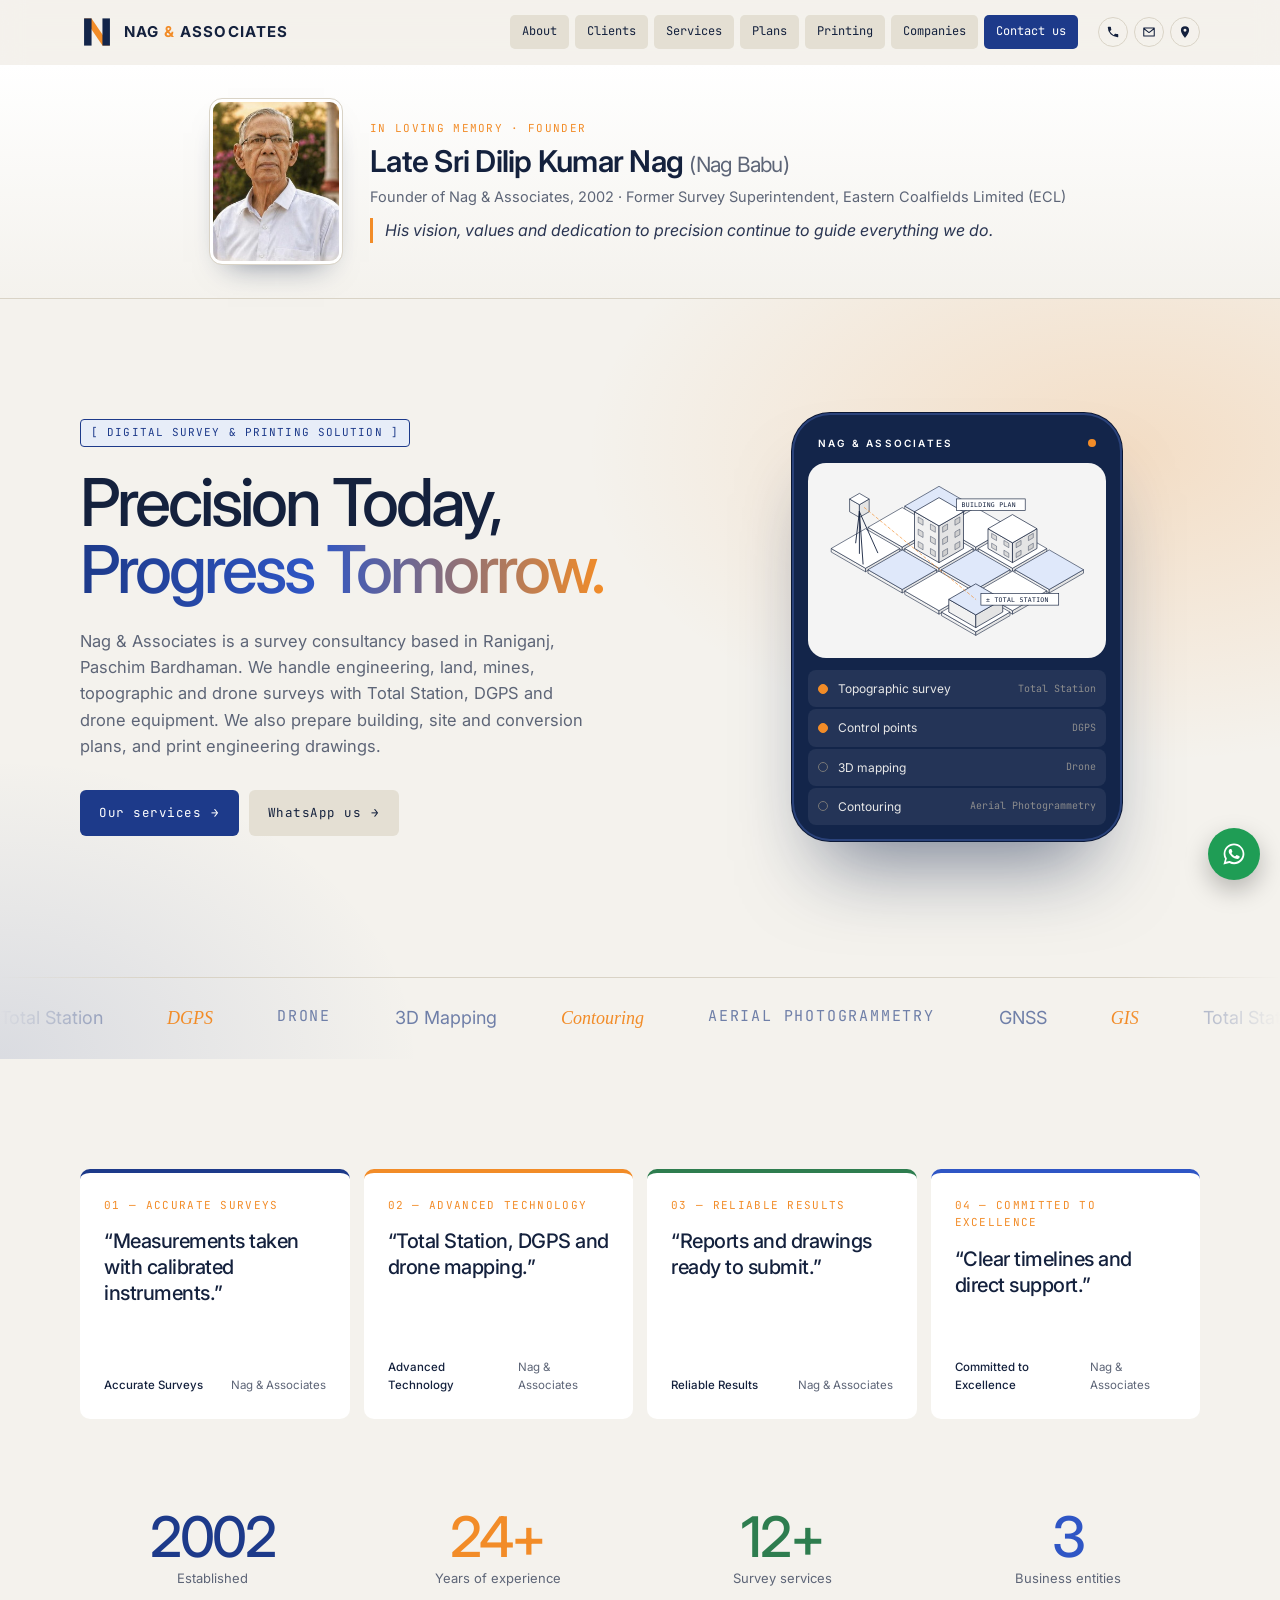
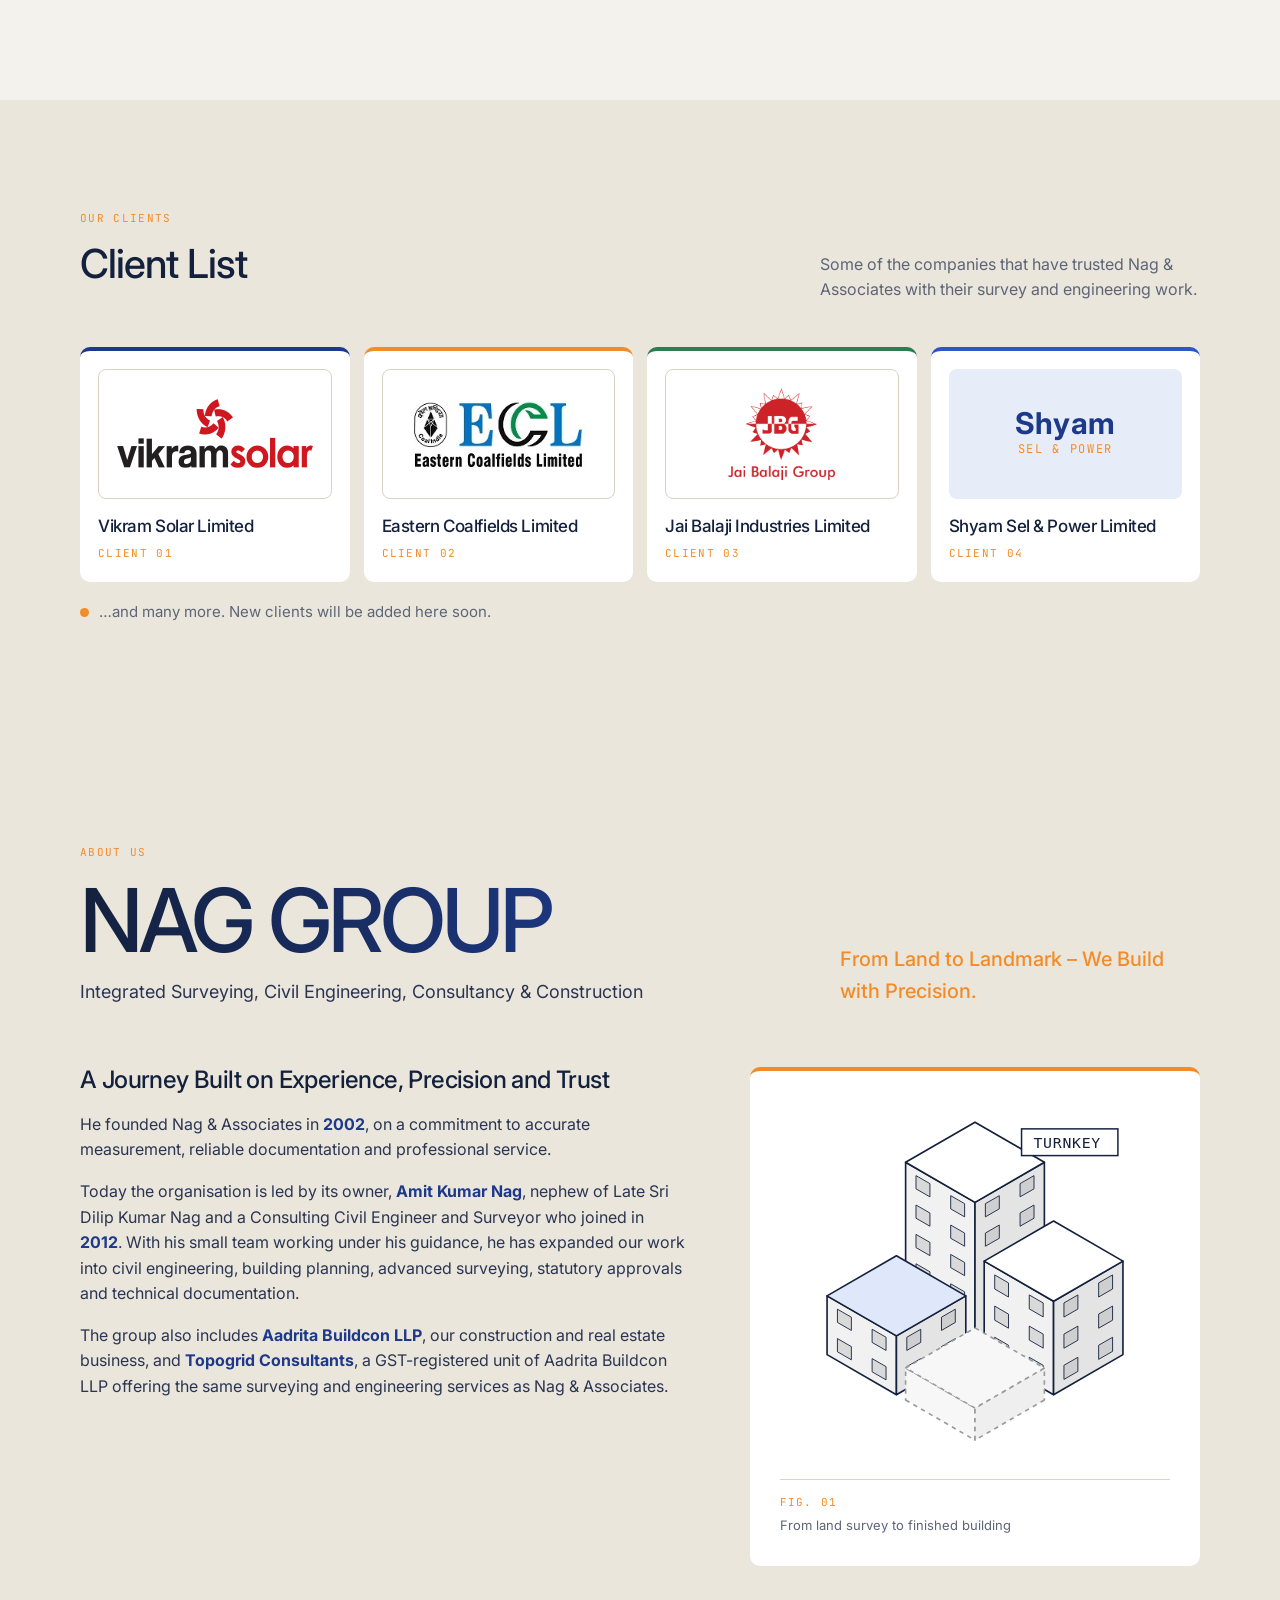
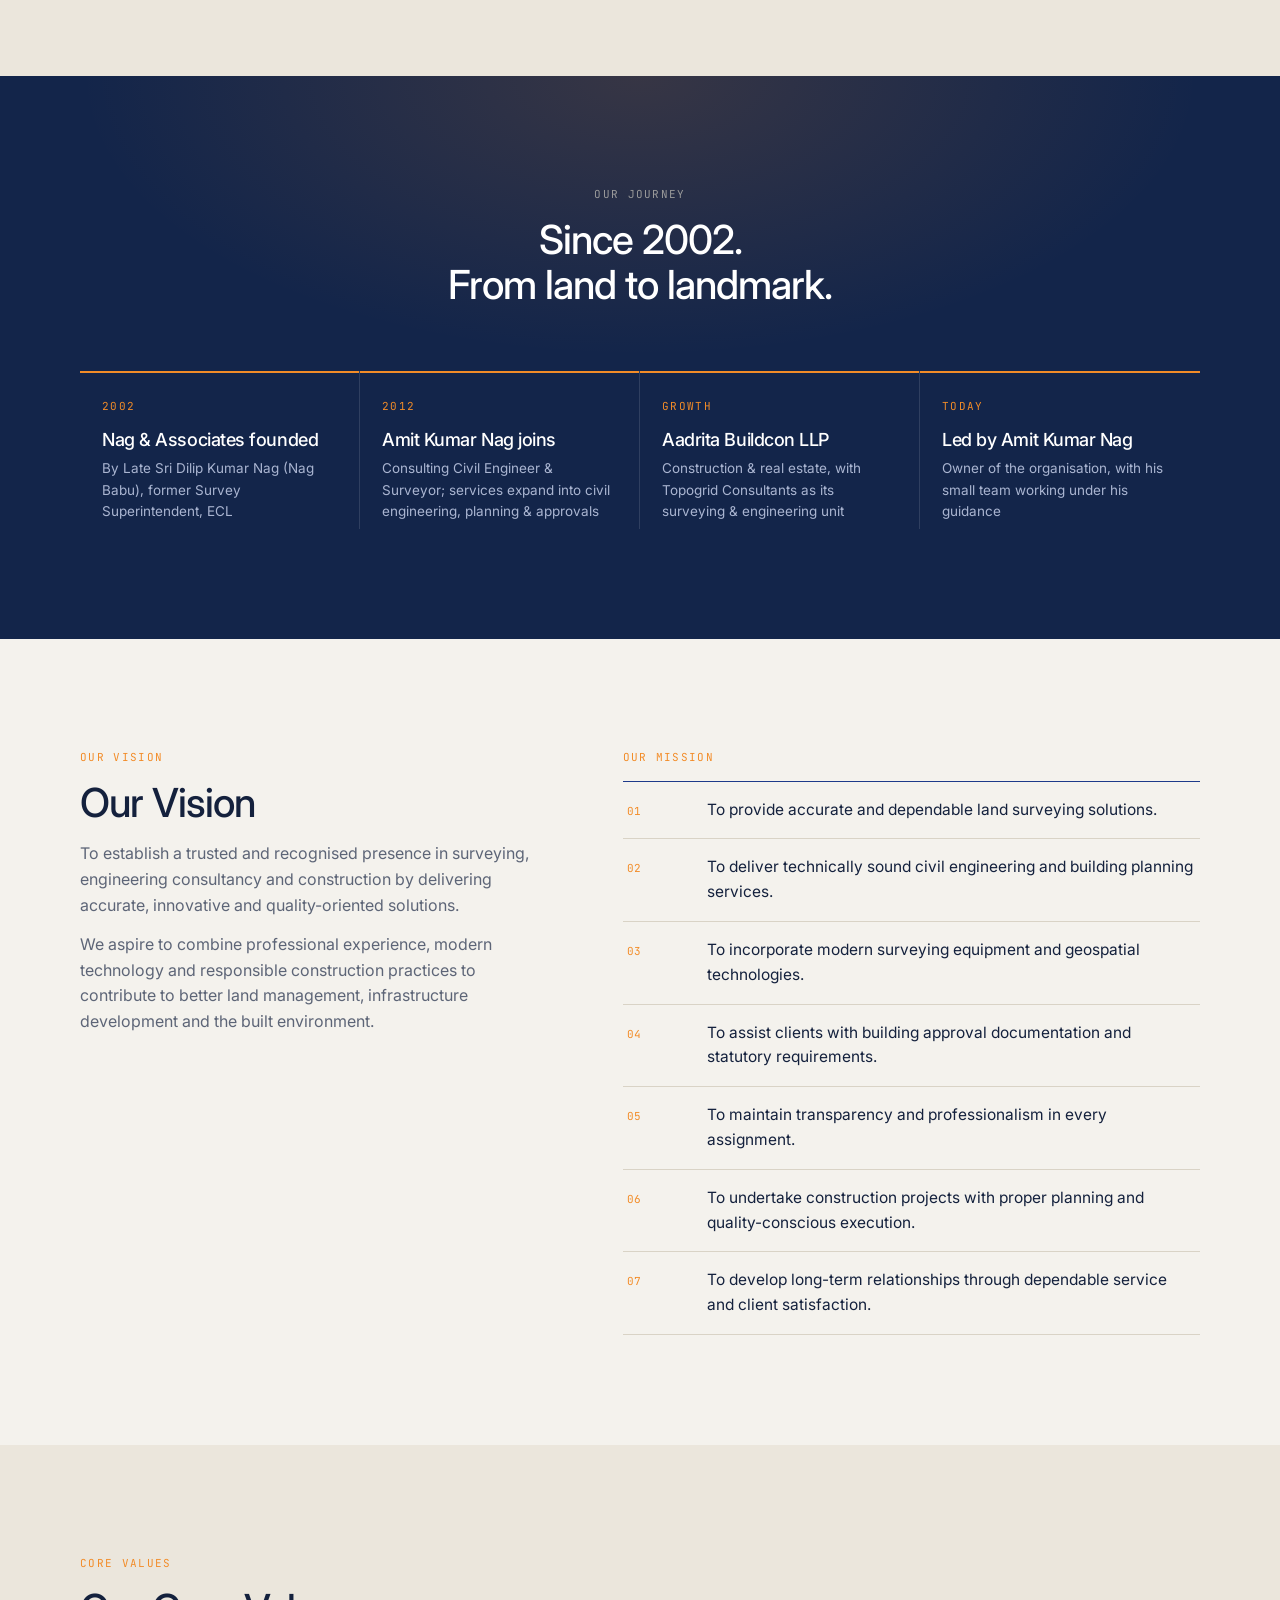
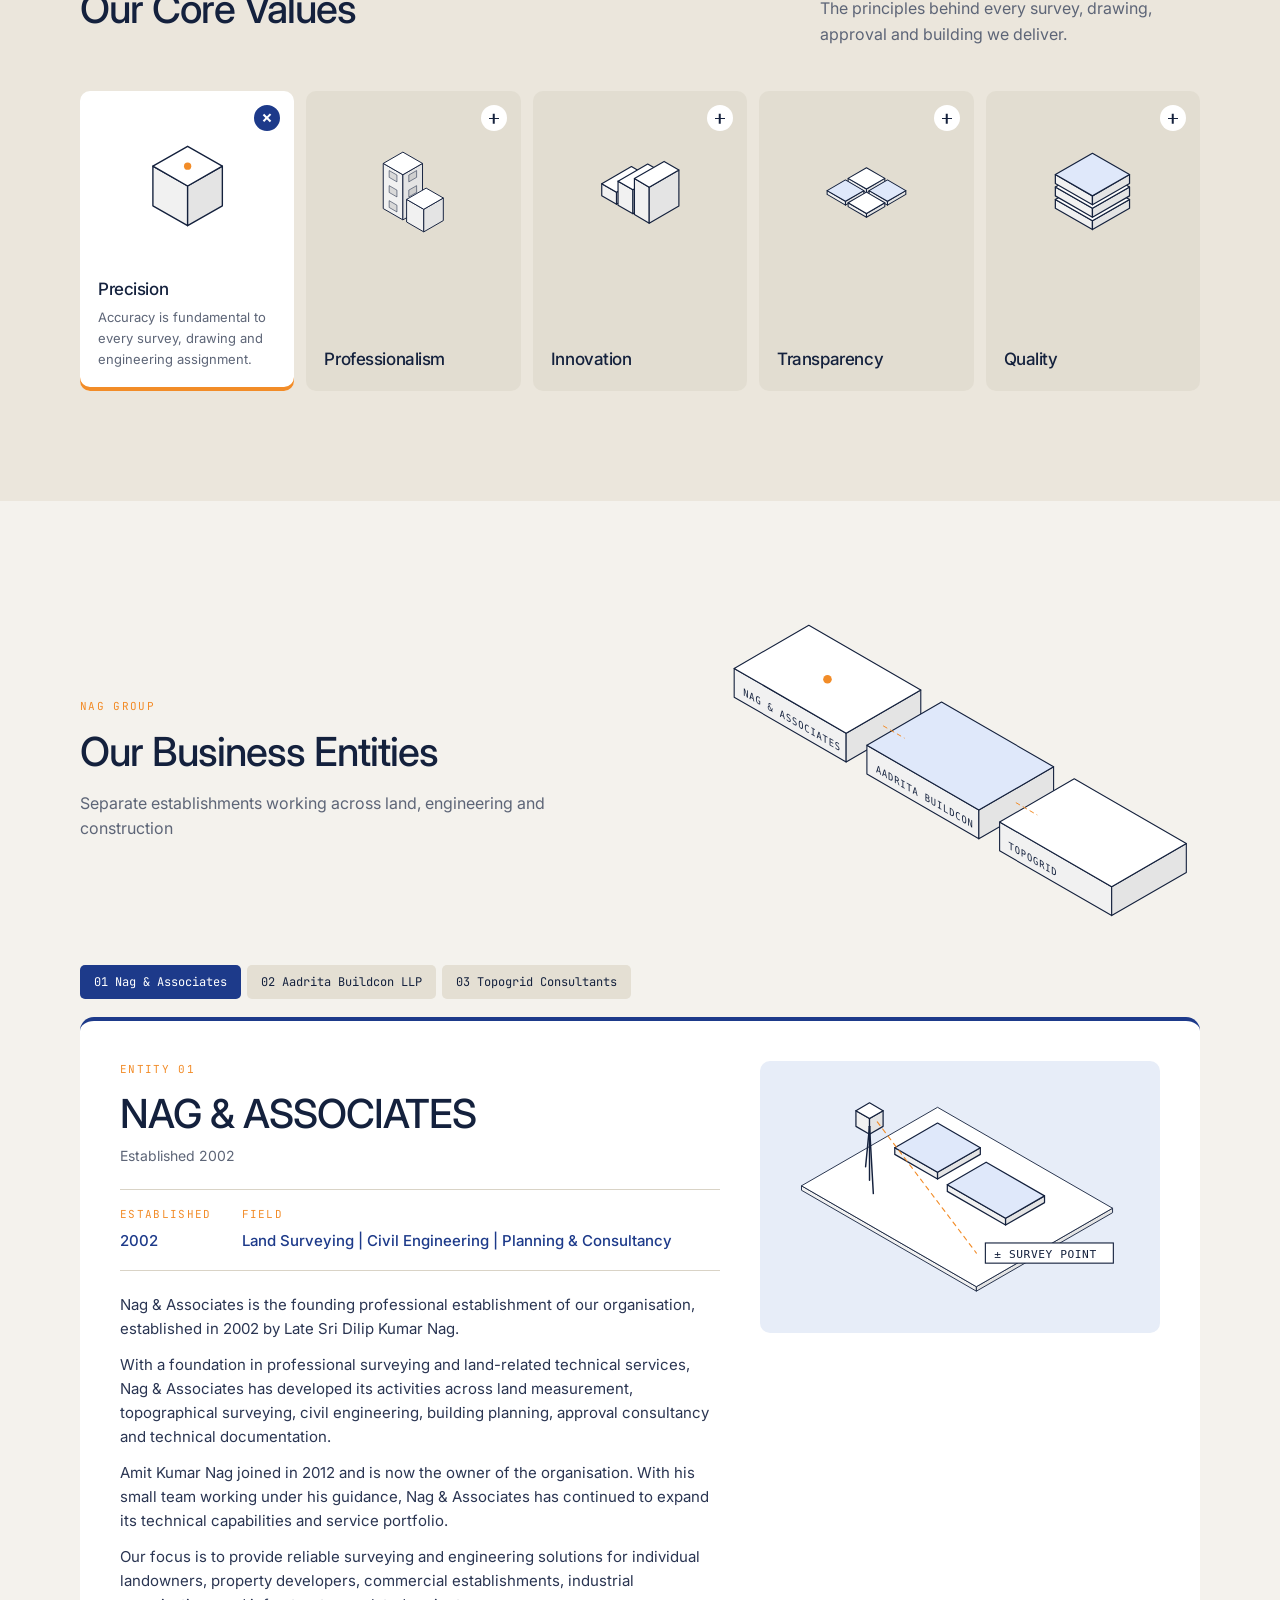
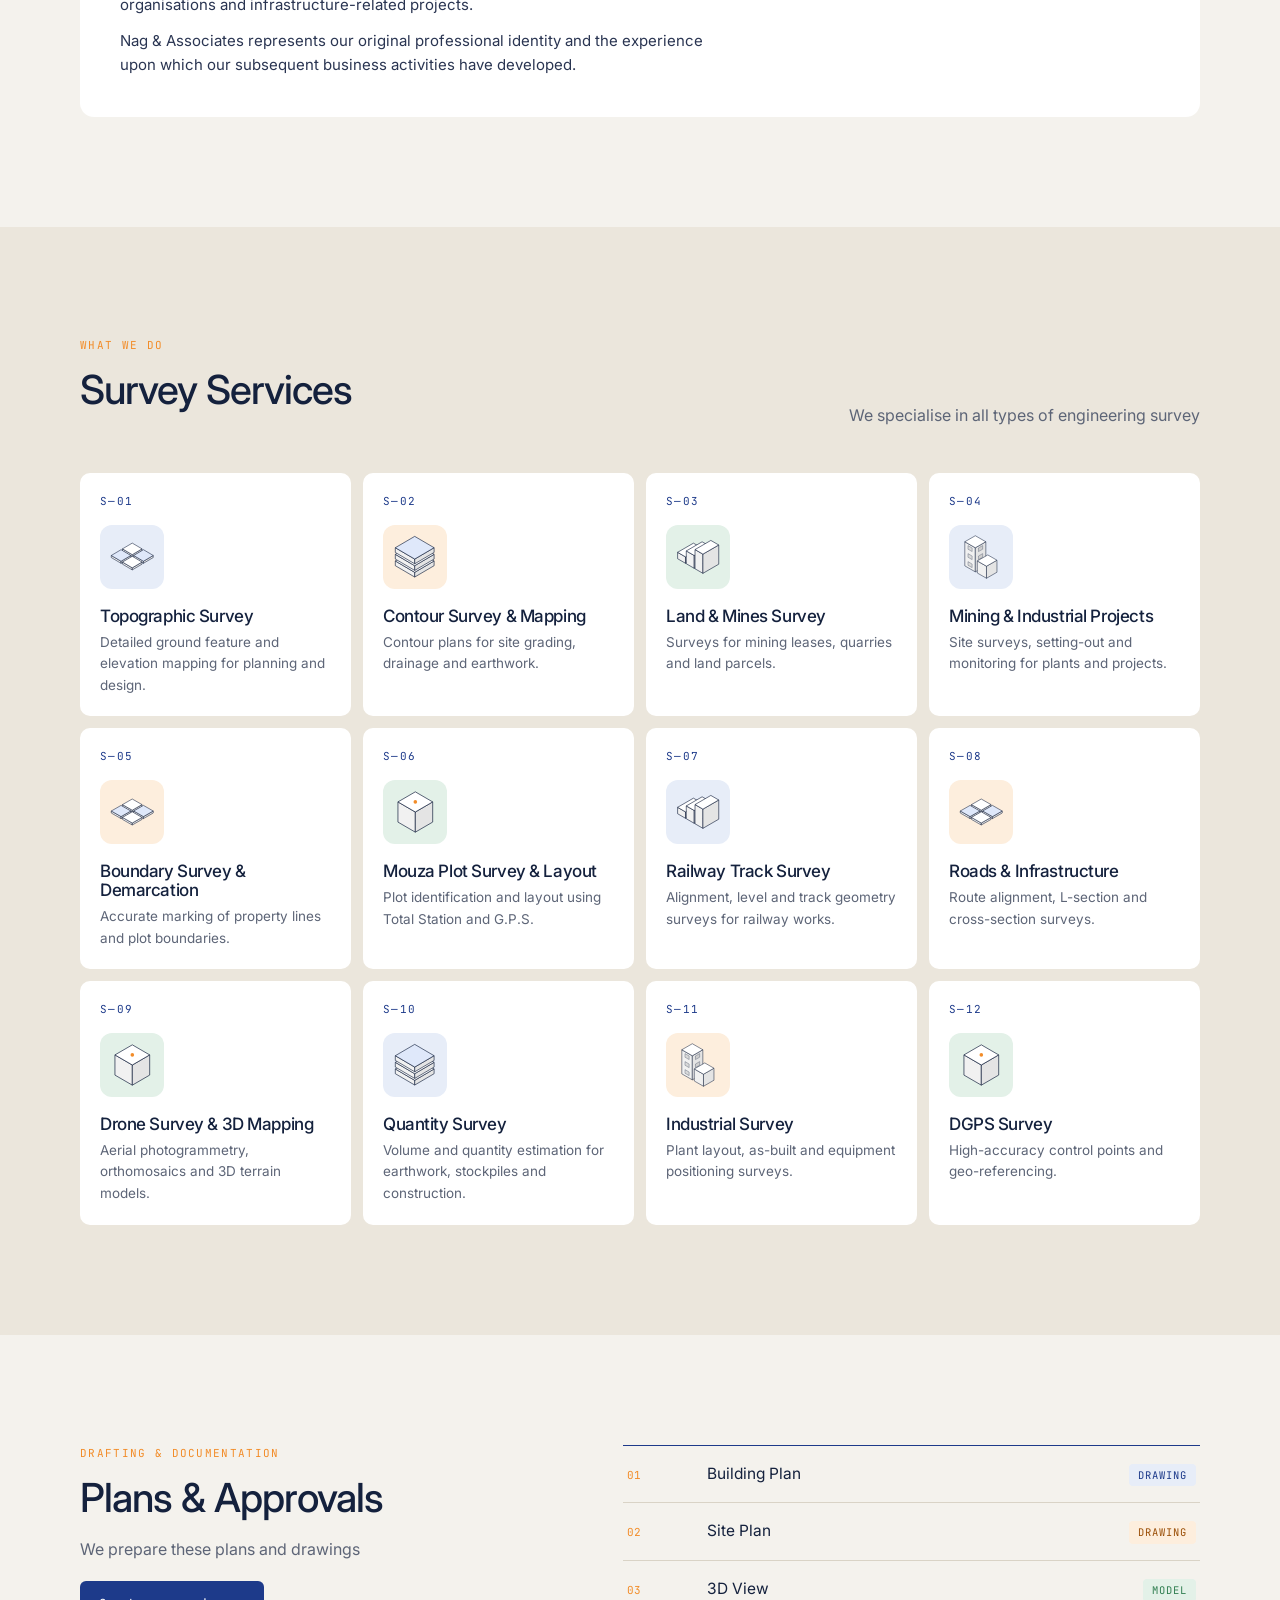
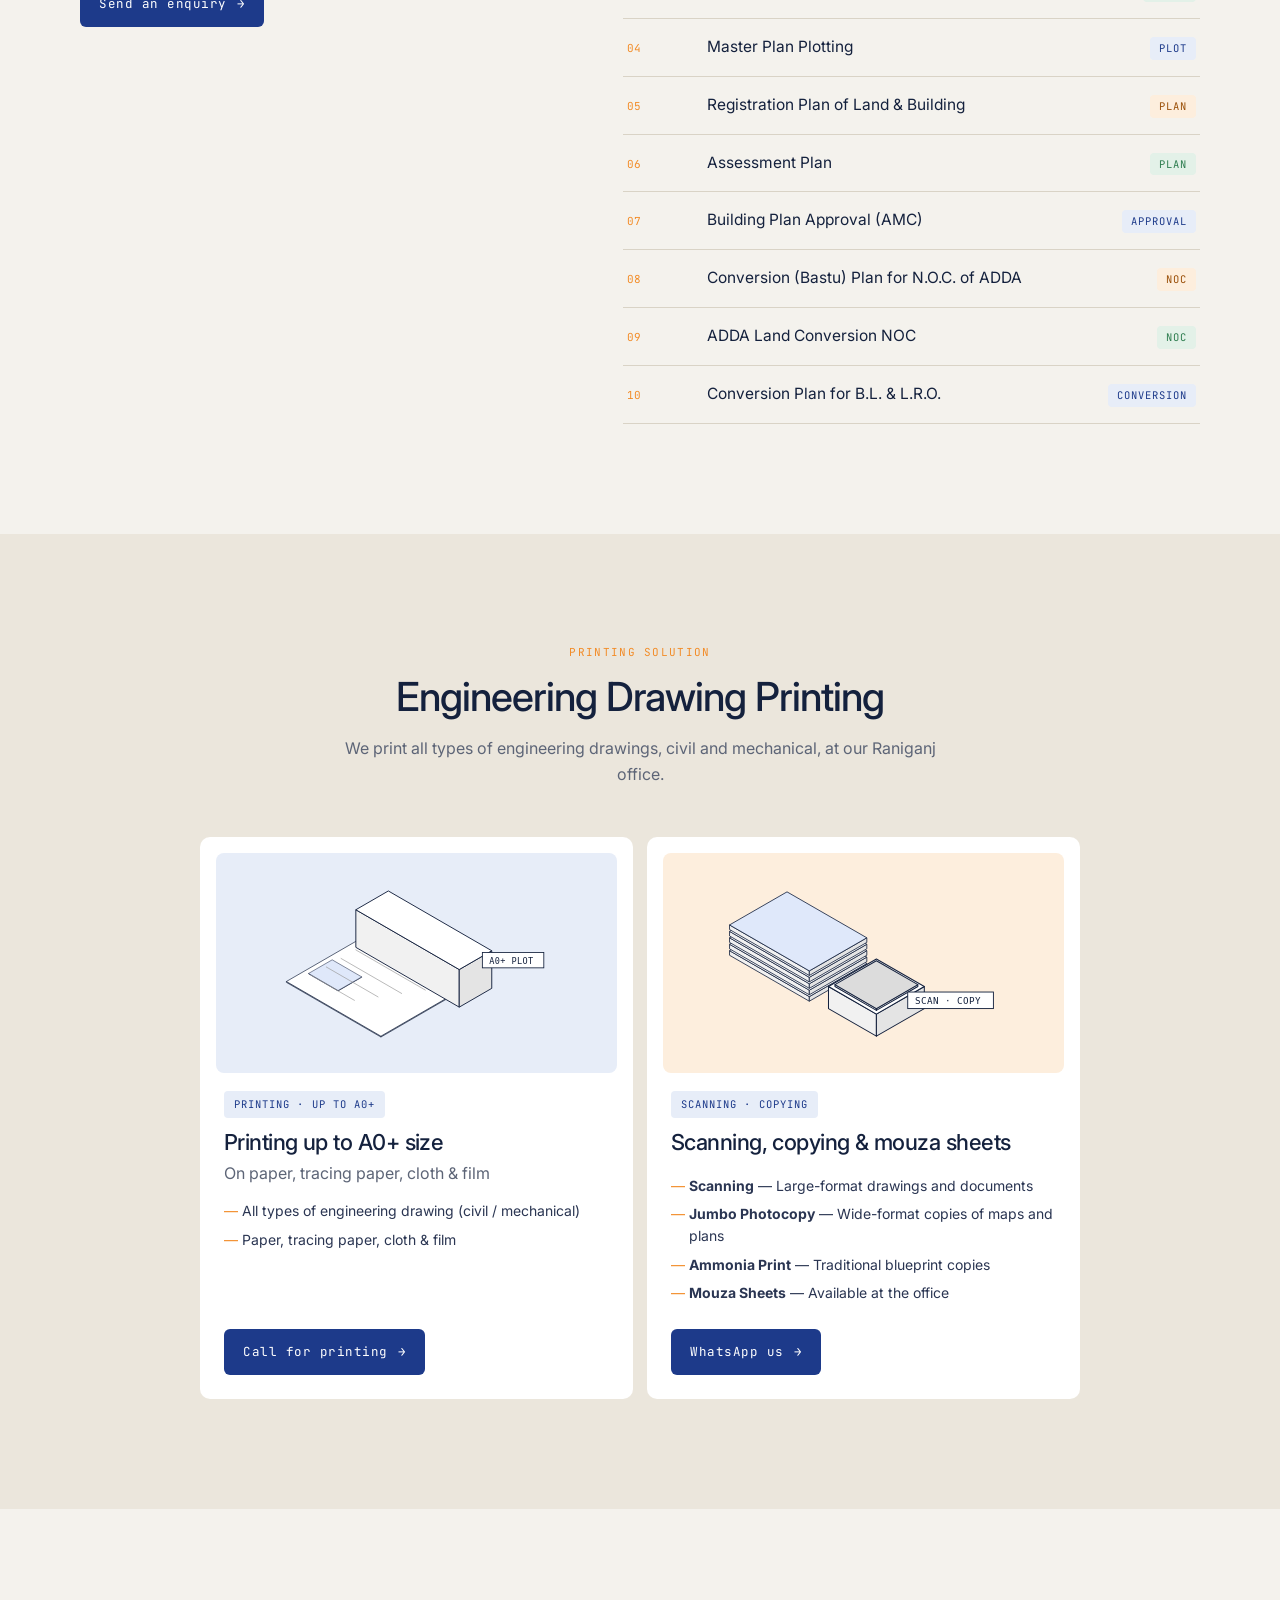
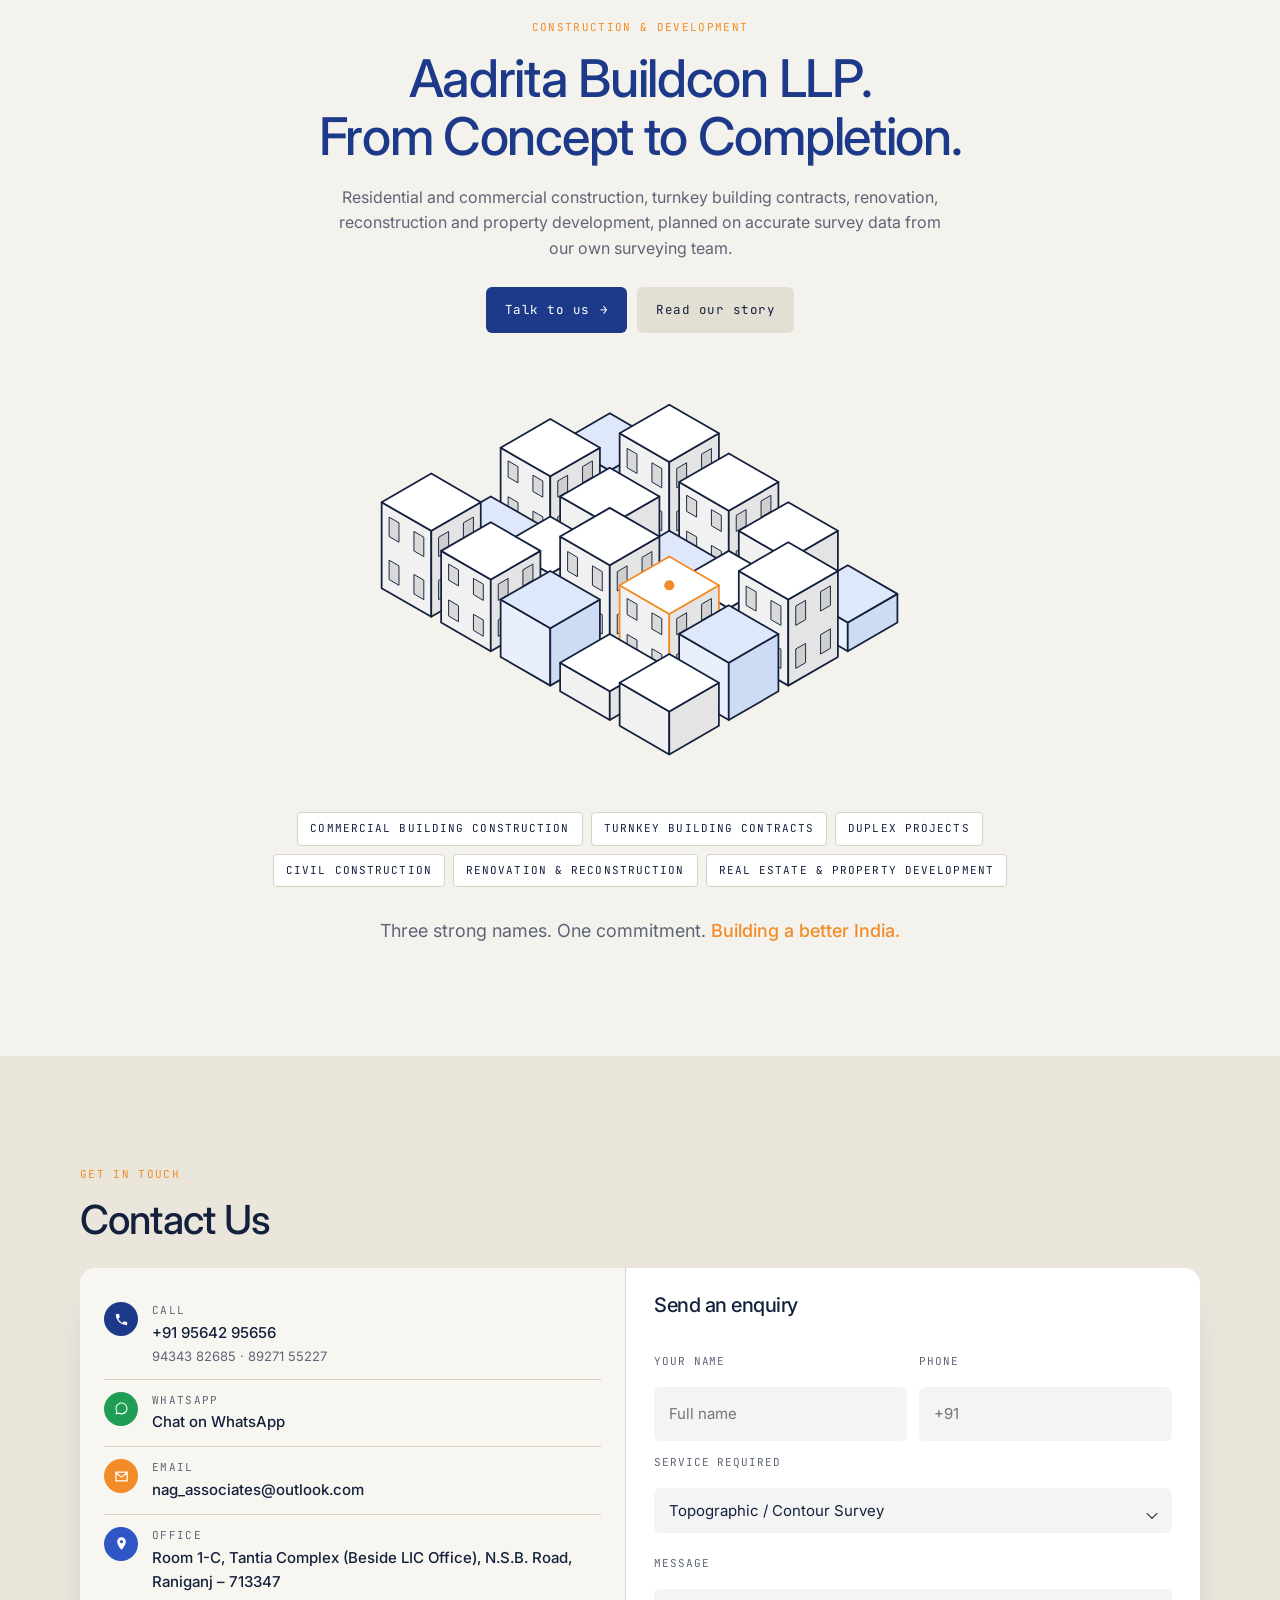
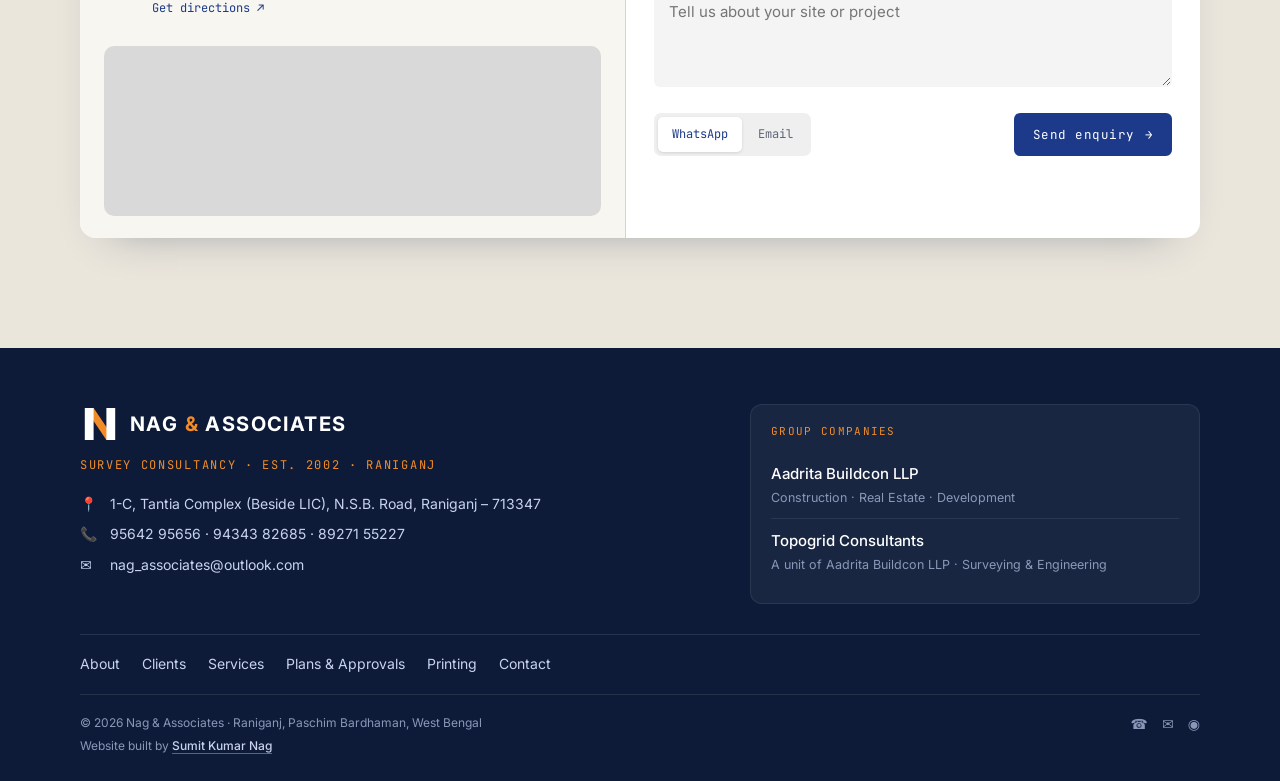
<file: index.html>
<!DOCTYPE html>
<html lang="en">
<head>
  <meta charset="UTF-8" />
  <meta name="viewport" content="width=device-width, initial-scale=1.0, viewport-fit=cover" />
  <meta name="theme-color" content="#f4f2ed" />
  <meta name="format-detection" content="telephone=no" />
  <link rel="apple-touch-icon" href="assets/img/apple-touch-icon.png" />
  <link rel="manifest" href="site.webmanifest" />
  <title>Nag &amp; Associates | Survey Consultancy, Raniganj</title>
  <meta name="description" content="Nag & Associates – Survey consultancy and digital printing solution in Raniganj, Paschim Bardhaman. Topographic, contour, land & mines, DGPS, total station and drone surveys. Sister concern: Aadrita Buildcon LLP – commercial building construction." />
  <meta name="keywords" content="survey consultancy Raniganj, land survey, mines survey, topographic survey, contour survey, DGPS survey, total station, drone survey, mouza plot, ADDA NOC, building plan, Aadrita Buildcon LLP, Topogrid Consultants, construction Raniganj" />
  <meta property="og:title" content="Nag &amp; Associates | Survey Consultancy" />
  <meta property="og:description" content="Precision Today, Progress Tomorrow. Survey, mapping, plans &amp; printing in Raniganj, West Bengal." />
  <link rel="icon" type="image/svg+xml" href="assets/img/logo-mark.svg" />
  <link rel="preconnect" href="https://fonts.googleapis.com" />
  <link rel="preconnect" href="https://fonts.gstatic.com" crossorigin />
  <link href="https://fonts.googleapis.com/css2?family=Inter:wght@400;500;600&family=JetBrains+Mono:wght@400;500&display=swap" rel="stylesheet" />
  <link rel="stylesheet" href="assets/css/style.css" />
</head>
<body>
  <div class="progress-bar" id="progressBar" aria-hidden="true"></div>

  <!-- Header -->
  <header class="header" id="header">
    <div class="container header-inner">
      <a href="#home" class="brand" aria-label="Nag &amp; Associates home">
        <img class="brand-mark" src="assets/img/logo-mark.svg" alt="" width="34" height="34" />
        <span class="brand-text">NAG <em>&amp;</em> ASSOCIATES</span>
      </a>
      <nav class="nav" id="nav">
        <a href="#about">About</a>
        <a href="#clients">Clients</a>
        <a href="#services">Services</a>
        <a href="#plans">Plans</a>
        <a href="#printing">Printing</a>
        <a href="#entities">Companies</a>
        <a href="#contact" class="nav-cta">Contact us</a>
      </nav>
      <div class="header-icons">
        <a href="tel:+919564295656" aria-label="Call +91 95642 95656" title="Call">
          <svg viewBox="0 0 24 24"><path d="M6.6 10.8a15.1 15.1 0 0 0 6.6 6.6l2.2-2.2c.3-.3.7-.4 1-.2 1.1.4 2.3.6 3.6.6.6 0 1 .4 1 1V20c0 .6-.4 1-1 1A17 17 0 0 1 3 4c0-.6.4-1 1-1h3.5c.6 0 1 .4 1 1 0 1.3.2 2.5.6 3.6.1.3 0 .7-.2 1z"/></svg>
        </a>
        <a href="mailto:nag_associates@outlook.com" aria-label="Email nag_associates@outlook.com" title="Email">
          <svg viewBox="0 0 24 24"><path d="M3 5h18v14H3zM3 6l9 7 9-7" fill="none" stroke="currentColor" stroke-width="1.8" stroke-linejoin="round"/></svg>
        </a>
        <a href="https://www.google.com/maps/place/Nag+%26+Associates+Survey+Consultancy/@23.620114,87.113594,17z/data=!4m15!1m8!3m7!1s0x39f7110fd48bf607:0x872045aafcf03e4f!2sNag+%26+Associates+Survey+Consultancy!8m2!3d23.620114!4d87.113594!10e1!16s%2Fg%2F11b5phmmcs!3m5!1s0x39f7110fd48bf607:0x872045aafcf03e4f!8m2!3d23.620114!4d87.113594!16s%2Fg%2F11b5phmmcs?entry=ttu&amp;g_ep=EgoyMDI2MTExNy4wIKXMDSoASAFQAw%3D%3D" target="_blank" rel="noopener" aria-label="Open office location in Google Maps" title="Location">
          <svg viewBox="0 0 24 24"><path d="M12 2a7 7 0 0 0-7 7c0 5.2 7 13 7 13s7-7.8 7-13a7 7 0 0 0-7-7zm0 9.5A2.5 2.5 0 1 1 12 6.5a2.5 2.5 0 0 1 0 5z"/></svg>
        </a>
      </div>
      <button class="nav-toggle" aria-label="Open menu" aria-expanded="false" aria-controls="nav">
        <span></span><span></span>
      </button>
    </div>
  </header>

  <main>
  <!-- Founder tribute -->
  <section class="founder-band" aria-label="In loving memory of our founder">
    <div class="container founder-inner">
      <img class="founder-photo" src="assets/img/dilip-kumar-nag.jpg" alt="Late Sri Dilip Kumar Nag" width="480" height="600" />
      <div class="founder-text">
        <p class="mono-label">In loving memory · Founder</p>
        <h2 class="founder-name">Late Sri Dilip Kumar Nag <span>(Nag Babu)</span></h2>
        <p class="founder-sub">Founder of Nag &amp; Associates, 2002 · Former Survey Superintendent, Eastern Coalfields Limited (ECL)</p>
        <p class="founder-line">His vision, values and dedication to precision continue to guide everything we do.</p>
      </div>
    </div>
  </section>

  <!-- Hero -->
  <section class="hero" id="home">
    <div class="container hero-inner">
      <div class="hero-text">
        <p class="badge-mono">[ Digital Survey &amp; Printing Solution ]</p>
        <h1>Precision Today,<br /><span class="hl">Progress Tomorrow.</span></h1>
        <p class="lead">Nag &amp; Associates is a survey consultancy based in Raniganj, Paschim Bardhaman. We handle engineering, land, mines, topographic and drone surveys with Total Station, DGPS and drone equipment. We also prepare building, site and conversion plans, and print engineering drawings.</p>
        <div class="btn-row">
          <a href="#services" class="btn btn-dark">Our services <span>→</span></a>
          <a href="https://wa.me/919564295656" target="_blank" rel="noopener" class="btn btn-grey">WhatsApp us <span>→</span></a>
        </div>
      </div>
      <div class="hero-device" aria-hidden="true">
        <div class="device">
          <div class="device-top"><span>NAG &amp; ASSOCIATES</span><i></i></div>
          <div class="device-screen"><img src="assets/img/iso-hero.svg" alt="" /></div>
          <ul class="device-rows">
            <li><b class="ok"></b>Topographic survey<span>Total Station</span></li>
            <li><b class="ok"></b>Control points<span>DGPS</span></li>
            <li><b></b>3D mapping<span>Drone</span></li>
            <li><b></b>Contouring<span>Aerial Photogrammetry</span></li>
          </ul>
        </div>
      </div>
    </div>
    <div class="marquee" aria-label="Technologies we use">
      <div class="marquee-track">
        <span>Total Station</span><span class="serif">DGPS</span><span class="mono">Drone</span><span>3D Mapping</span><span class="serif">Contouring</span><span class="mono">Aerial Photogrammetry</span><span>GNSS</span><span class="serif">GIS</span>
        <span aria-hidden="true">Total Station</span><span class="serif" aria-hidden="true">DGPS</span><span class="mono" aria-hidden="true">Drone</span><span aria-hidden="true">3D Mapping</span><span class="serif" aria-hidden="true">Contouring</span><span class="mono" aria-hidden="true">Aerial Photogrammetry</span><span aria-hidden="true">GNSS</span><span class="serif" aria-hidden="true">GIS</span>
      </div>
    </div>
  </section>

  <!-- Highlights -->
  <section class="band band-light">
    <div class="container quote-grid">
      <article class="quote"><p class="mono-label">01 — Accurate Surveys</p><h3>“Measurements taken with calibrated instruments.”</h3><p class="quote-foot"><span>Accurate Surveys</span><span>Nag &amp; Associates</span></p></article>
      <article class="quote"><p class="mono-label">02 — Advanced Technology</p><h3>“Total Station, DGPS and drone mapping.”</h3><p class="quote-foot"><span>Advanced Technology</span><span>Nag &amp; Associates</span></p></article>
      <article class="quote"><p class="mono-label">03 — Reliable Results</p><h3>“Reports and drawings ready to submit.”</h3><p class="quote-foot"><span>Reliable Results</span><span>Nag &amp; Associates</span></p></article>
      <article class="quote"><p class="mono-label">04 — Committed to Excellence</p><h3>“Clear timelines and direct support.”</h3><p class="quote-foot"><span>Committed to Excellence</span><span>Nag &amp; Associates</span></p></article>
    </div>
    <div class="container stats">
      <div class="stat"><strong data-count="2002" data-plain>2002</strong><span>Established</span></div>
      <div class="stat"><strong data-count="years" data-suffix="+">20+</strong><span>Years of experience</span></div>
      <div class="stat"><strong data-count="12" data-suffix="+">12+</strong><span>Survey services</span></div>
      <div class="stat"><strong data-count="3">3</strong><span>Business entities</span></div>
    </div>
  </section>

  <!-- Clients -->
  <section class="band band-mid" id="clients">
    <div class="container">
      <div class="split-head small">
        <div><p class="mono-label">Our clients</p><h2 class="h2">Client List</h2></div>
        <p class="muted">Some of the companies that have trusted Nag &amp; Associates with their survey and engineering work.</p>
      </div>
      <div class="client-grid">
        <article class="client">
          <div class="client-logo"><img src="assets/img/clients/vikram-solar.png" alt="Vikram Solar Limited logo" loading="lazy" /></div>
          <h3>Vikram Solar Limited</h3>
          <span class="mono-label">Client 01</span>
        </article>
        <article class="client">
          <div class="client-logo"><img src="assets/img/clients/eastern-coalfields.jpg" alt="Eastern Coalfields Limited logo" loading="lazy" /></div>
          <h3>Eastern Coalfields Limited</h3>
          <span class="mono-label">Client 02</span>
        </article>
        <article class="client">
          <div class="client-logo"><img src="assets/img/clients/jai-balaji-group.png" alt="Jai Balaji Industries Limited logo" loading="lazy" /></div>
          <h3>Jai Balaji Industries Limited</h3>
          <span class="mono-label">Client 03</span>
        </article>
        <article class="client">
          <div class="client-logo client-logo-text" aria-hidden="true"><span>Shyam</span><small>Sel &amp; Power</small></div>
          <h3>Shyam Sel &amp; Power Limited</h3>
          <span class="mono-label">Client 04</span>
        </article>
      </div>
      <p class="clients-more"><span class="dot-live"></span>…and many more. New clients will be added here soon.</p>
    </div>
  </section>

  <!-- About -->
  <section class="band band-mid" id="about">
    <div class="container">
      <p class="mono-label">About us</p>
      <div class="split-head">
        <div>
          <h2 class="display">NAG GROUP</h2>
          <p class="h-sub">Integrated Surveying, Civil Engineering, Consultancy &amp; Construction</p>
        </div>
        <p class="motto">From Land to Landmark – We Build with Precision.</p>
      </div>

      <div class="about-grid">
        <div class="about-text">
          <h3 class="h3">A Journey Built on Experience, Precision and Trust</h3>
          <p>He founded Nag &amp; Associates in <strong>2002</strong>, on a commitment to accurate measurement, reliable documentation and professional service.</p>
          <p>Today the organisation is led by its owner, <strong>Amit Kumar Nag</strong>, nephew of Late Sri Dilip Kumar Nag and a Consulting Civil Engineer and Surveyor who joined in <strong>2012</strong>. With his small team working under his guidance, he has expanded our work into civil engineering, building planning, advanced surveying, statutory approvals and technical documentation.</p>
          <p>The group also includes <strong>Aadrita Buildcon LLP</strong>, our construction and real estate business, and <strong>Topogrid Consultants</strong>, a GST-registered unit of Aadrita Buildcon LLP offering the same surveying and engineering services as Nag &amp; Associates.</p>
        </div>
        <figure class="about-figure">
          <img src="assets/img/iso-build.svg" alt="Isometric drawing of buildings" />
          <figcaption><span class="mono-label">Fig. 01</span>From land survey to finished building</figcaption>
        </figure>
      </div>
    </div>
  </section>

  <!-- Journey (dark) -->
  <section class="band band-dark">
    <div class="container">
      <p class="mono-label light center">Our journey</p>
      <h2 class="h2 center light">Since 2002.<br />From land to landmark.</h2>
      <ol class="journey">
        <li><span class="mono-label light">2002</span><h3>Nag &amp; Associates founded</h3><p>By Late Sri Dilip Kumar Nag (Nag Babu), former Survey Superintendent, ECL</p></li>
        <li><span class="mono-label light">2012</span><h3>Amit Kumar Nag joins</h3><p>Consulting Civil Engineer &amp; Surveyor; services expand into civil engineering, planning &amp; approvals</p></li>
        <li><span class="mono-label light">Growth</span><h3>Aadrita Buildcon LLP</h3><p>Construction &amp; real estate, with Topogrid Consultants as its surveying &amp; engineering unit</p></li>
        <li><span class="mono-label light">Today</span><h3>Led by Amit Kumar Nag</h3><p>Owner of the organisation, with his small team working under his guidance</p></li>
      </ol>
    </div>
  </section>

  <!-- Vision & Mission -->
  <section class="band band-light">
    <div class="container rows-split">
      <div>
        <p class="mono-label">Our vision</p>
        <h2 class="h2">Our Vision</h2>
        <p class="muted">To establish a trusted and recognised presence in surveying, engineering consultancy and construction by delivering accurate, innovative and quality-oriented solutions.</p>
        <p class="muted">We aspire to combine professional experience, modern technology and responsible construction practices to contribute to better land management, infrastructure development and the built environment.</p>
      </div>
      <div>
        <p class="mono-label">Our mission</p>
        <ol class="rows">
          <li><span class="idx">01</span><p>To provide accurate and dependable land surveying solutions.</p></li>
          <li><span class="idx">02</span><p>To deliver technically sound civil engineering and building planning services.</p></li>
          <li><span class="idx">03</span><p>To incorporate modern surveying equipment and geospatial technologies.</p></li>
          <li><span class="idx">04</span><p>To assist clients with building approval documentation and statutory requirements.</p></li>
          <li><span class="idx">05</span><p>To maintain transparency and professionalism in every assignment.</p></li>
          <li><span class="idx">06</span><p>To undertake construction projects with proper planning and quality-conscious execution.</p></li>
          <li><span class="idx">07</span><p>To develop long-term relationships through dependable service and client satisfaction.</p></li>
        </ol>
      </div>
    </div>
  </section>

  <!-- Core values -->
  <section class="band band-mid">
    <div class="container">
      <div class="split-head small">
        <div><p class="mono-label">Core values</p><h2 class="h2">Our Core Values</h2></div>
        <p class="muted">The principles behind every survey, drawing, approval and building we deliver.</p>
      </div>
      <div class="value-grid">
        <article class="value open"><button class="plus" aria-expanded="true" aria-label="Show details"><span></span></button><img src="assets/img/g-cube.svg" alt="" /><h3>Precision</h3><p>Accuracy is fundamental to every survey, drawing and engineering assignment.</p></article>
        <article class="value"><button class="plus" aria-expanded="false" aria-label="Show details"><span></span></button><img src="assets/img/g-tower.svg" alt="" /><h3>Professionalism</h3><p>We believe in responsible working practices, technical competence and clear communication.</p></article>
        <article class="value"><button class="plus" aria-expanded="false" aria-label="Show details"><span></span></button><img src="assets/img/g-step.svg" alt="" /><h3>Innovation</h3><p>We continuously seek to incorporate modern equipment, software and digital technologies.</p></article>
        <article class="value"><button class="plus" aria-expanded="false" aria-label="Show details"><span></span></button><img src="assets/img/g-plots.svg" alt="" /><h3>Transparency</h3><p>We value clear project scopes, specifications, communication and accountability.</p></article>
        <article class="value"><button class="plus" aria-expanded="false" aria-label="Show details"><span></span></button><img src="assets/img/g-stack.svg" alt="" /><h3>Quality</h3><p>We focus on dependable deliverables and quality-conscious execution.</p></article>
      </div>
    </div>
  </section>

  <!-- Business entities -->
  <section class="band band-light" id="entities">
    <div class="container">
      <div class="entities-head">
        <div>
          <p class="mono-label">Nag Group</p>
          <h2 class="h2">Our Business Entities</h2>
          <p class="muted">Separate establishments working across land, engineering and construction</p>
        </div>
        <img src="assets/img/iso-entities.svg" alt="Three business entities of Nag Group" class="entities-art" />
      </div>
      <div class="tabs" role="tablist" aria-label="Business entities">
        <button role="tab" aria-selected="true" aria-controls="tab-nag" id="t-nag" class="tab active">01 Nag &amp; Associates</button>
        <button role="tab" aria-selected="false" aria-controls="tab-aadrita" id="t-aadrita" class="tab">02 Aadrita Buildcon LLP</button>
        <button role="tab" aria-selected="false" aria-controls="tab-topogrid" id="t-topogrid" class="tab">03 Topogrid Consultants</button>
      </div>

      <div class="panels">
        <article class="panel active" role="tabpanel" id="tab-nag" aria-labelledby="t-nag">
          <div class="panel-text">
            <p class="mono-label">Entity 01</p>
            <h3 class="h2">NAG &amp; ASSOCIATES</h3>
            <p class="panel-sub">Established 2002</p>
            <div class="specs">
              <div><span class="mono-label">Established</span><strong>2002</strong></div>
              <div><span class="mono-label">Field</span><strong>Land Surveying | Civil Engineering | Planning &amp; Consultancy</strong></div>
            </div>
            <p>Nag &amp; Associates is the founding professional establishment of our organisation, established in 2002 by Late Sri Dilip Kumar Nag.</p>
            <p>With a foundation in professional surveying and land-related technical services, Nag &amp; Associates has developed its activities across land measurement, topographical surveying, civil engineering, building planning, approval consultancy and technical documentation.</p>
            <p>Amit Kumar Nag joined in 2012 and is now the owner of the organisation. With his small team working under his guidance, Nag &amp; Associates has continued to expand its technical capabilities and service portfolio.</p>
            <p>Our focus is to provide reliable surveying and engineering solutions for individual landowners, property developers, commercial establishments, industrial organisations and infrastructure-related projects.</p>
            <p>Nag &amp; Associates represents our original professional identity and the experience upon which our subsequent business activities have developed.</p>
          </div>
          <div class="panel-art"><img src="assets/img/iso-survey.svg" alt="" /></div>
        </article>

        <article class="panel" role="tabpanel" id="tab-aadrita" aria-labelledby="t-aadrita" hidden>
          <div class="panel-text">
            <p class="mono-label">Entity 02</p>
            <h3 class="h2">AADRITA BUILDCON LLP</h3>
            <p class="panel-sub">From Concept to Completion.</p>
            <div class="specs">
              <div><span class="mono-label">Focus</span><strong>Residential &amp; Commercial</strong></div>
              <div><span class="mono-label">Field</span><strong>Building Construction | Real Estate | Development</strong></div>
            </div>
            <p>Aadrita Buildcon LLP is our dedicated building construction and real estate development business.</p>
            <p>With a focus on residential and commercial development, the organisation undertakes construction, turnkey building contracts, renovation, reconstruction and property development projects.</p>
            <p>Our objective is to provide clients with practical construction solutions supported by systematic planning, technical coordination, agreed material specifications and quality-conscious execution.</p>
            <p>Through its construction and development activities, Aadrita Buildcon LLP aims to transform building concepts into functional, durable and well-planned spaces.</p>
          </div>
          <div class="panel-art"><img src="assets/img/iso-build.svg" alt="" /></div>
        </article>

        <article class="panel" role="tabpanel" id="tab-topogrid" aria-labelledby="t-topogrid" hidden>
          <div class="panel-text">
            <p class="mono-label">Entity 03</p>
            <h3 class="h2">TOPOGRID CONSULTANTS</h3>
            <p class="panel-sub">A Unit of Aadrita Buildcon LLP · GST-Registered Business Unit</p>
            <div class="specs">
              <div><span class="mono-label">Status</span><strong>GST-Registered Business Unit</strong></div>
              <div><span class="mono-label">Field</span><strong>Land Surveying | Civil Engineering | Planning &amp; Consultancy</strong></div>
            </div>
            <p>Topogrid Consultants is a GST-registered business unit of Aadrita Buildcon LLP, operating in the same professional field as Nag &amp; Associates.</p>
            <p>Developed as an extension of the surveying and engineering activities, Topogrid Consultants provides the same broad range of professional services, including land surveying, topographical surveys, DGPS and GNSS surveys, Total Station surveys, drone mapping, GIS, civil engineering consultancy, building planning and statutory documentation assistance.</p>
            <p>Topogrid Consultants represents an additional registered business identity through which professional assignments and client engagements are undertaken.</p>
            <p>Both Nag &amp; Associates and Topogrid Consultants maintain the same nature of business activities and service capabilities.</p>
            <p class="note">The applicable business identity for an assignment, quotation, work order and invoice is determined by the relevant engagement and billing requirements.</p>
          </div>
          <div class="panel-art"><img src="assets/img/iso-grid.svg" alt="" /></div>
        </article>
      </div>
    </div>
  </section>

  <!-- Services -->
  <section class="band band-mid" id="services">
    <div class="container">
      <div class="split-head small">
        <div><p class="mono-label">What we do</p><h2 class="h2">Survey Services</h2></div>
        <p class="muted">We specialise in all types of engineering survey</p>
      </div>
      <div class="svc-grid">
        <article class="svc"><span class="mono-label">S—01</span><img src="assets/img/g-plots.svg" alt="" /><h3>Topographic Survey</h3><p>Detailed ground feature and elevation mapping for planning and design.</p></article>
        <article class="svc"><span class="mono-label">S—02</span><img src="assets/img/g-stack.svg" alt="" /><h3>Contour Survey &amp; Mapping</h3><p>Contour plans for site grading, drainage and earthwork.</p></article>
        <article class="svc"><span class="mono-label">S—03</span><img src="assets/img/g-step.svg" alt="" /><h3>Land &amp; Mines Survey</h3><p>Surveys for mining leases, quarries and land parcels.</p></article>
        <article class="svc"><span class="mono-label">S—04</span><img src="assets/img/g-tower.svg" alt="" /><h3>Mining &amp; Industrial Projects</h3><p>Site surveys, setting-out and monitoring for plants and projects.</p></article>
        <article class="svc"><span class="mono-label">S—05</span><img src="assets/img/g-plots.svg" alt="" /><h3>Boundary Survey &amp; Demarcation</h3><p>Accurate marking of property lines and plot boundaries.</p></article>
        <article class="svc"><span class="mono-label">S—06</span><img src="assets/img/g-cube.svg" alt="" /><h3>Mouza Plot Survey &amp; Layout</h3><p>Plot identification and layout using Total Station and G.P.S.</p></article>
        <article class="svc"><span class="mono-label">S—07</span><img src="assets/img/g-step.svg" alt="" /><h3>Railway Track Survey</h3><p>Alignment, level and track geometry surveys for railway works.</p></article>
        <article class="svc"><span class="mono-label">S—08</span><img src="assets/img/g-plots.svg" alt="" /><h3>Roads &amp; Infrastructure</h3><p>Route alignment, L-section and cross-section surveys.</p></article>
        <article class="svc"><span class="mono-label">S—09</span><img src="assets/img/g-cube.svg" alt="" /><h3>Drone Survey &amp; 3D Mapping</h3><p>Aerial photogrammetry, orthomosaics and 3D terrain models.</p></article>
        <article class="svc"><span class="mono-label">S—10</span><img src="assets/img/g-stack.svg" alt="" /><h3>Quantity Survey</h3><p>Volume and quantity estimation for earthwork, stockpiles and construction.</p></article>
        <article class="svc"><span class="mono-label">S—11</span><img src="assets/img/g-tower.svg" alt="" /><h3>Industrial Survey</h3><p>Plant layout, as-built and equipment positioning surveys.</p></article>
        <article class="svc"><span class="mono-label">S—12</span><img src="assets/img/g-cube.svg" alt="" /><h3>DGPS Survey</h3><p>High-accuracy control points and geo-referencing.</p></article>
      </div>
    </div>
  </section>

  <!-- Plans & approvals -->
  <section class="band band-light" id="plans">
    <div class="container rows-split">
      <div class="sticky">
        <p class="mono-label">Drafting &amp; documentation</p>
        <h2 class="h2">Plans &amp; Approvals</h2>
        <p class="muted">We prepare these plans and drawings</p>
        <a href="#contact" class="btn btn-dark">Send an enquiry <span>→</span></a>
      </div>
      <ol class="rows rows-tagged">
        <li><span class="idx">01</span><p>Building Plan</p><span class="tag">Drawing</span></li>
        <li><span class="idx">02</span><p>Site Plan</p><span class="tag">Drawing</span></li>
        <li><span class="idx">03</span><p>3D View</p><span class="tag">Model</span></li>
        <li><span class="idx">04</span><p>Master Plan Plotting</p><span class="tag">Plot</span></li>
        <li><span class="idx">05</span><p>Registration Plan of Land &amp; Building</p><span class="tag">Plan</span></li>
        <li><span class="idx">06</span><p>Assessment Plan</p><span class="tag">Plan</span></li>
        <li><span class="idx">07</span><p>Building Plan Approval (AMC)</p><span class="tag">Approval</span></li>
        <li><span class="idx">08</span><p>Conversion (Bastu) Plan for N.O.C. of ADDA</p><span class="tag">NOC</span></li>
        <li><span class="idx">09</span><p>ADDA Land Conversion NOC</p><span class="tag">NOC</span></li>
        <li><span class="idx">10</span><p>Conversion Plan for B.L. &amp; L.R.O.</p><span class="tag">Conversion</span></li>
      </ol>
    </div>
  </section>

  <!-- Printing -->
  <section class="band band-mid" id="printing">
    <div class="container">
      <p class="mono-label center">Printing solution</p>
      <h2 class="h2 center">Engineering Drawing Printing</h2>
      <p class="muted center narrow">We print all types of engineering drawings, civil and mechanical, at our Raniganj office.</p>
      <div class="two-cards">
        <article class="wcard">
          <div class="wcard-art"><img src="assets/img/iso-print.svg" alt="" /></div>
          <span class="chip">Printing · up to A0+</span>
          <h3>Printing up to A0+ size</h3>
          <p class="muted">On paper, tracing paper, cloth &amp; film</p>
          <ul class="dash-list">
            <li>All types of engineering drawing (civil / mechanical)</li>
            <li>Paper, tracing paper, cloth &amp; film</li>
          </ul>
          <a href="tel:+919564295656" class="btn btn-dark">Call for printing <span>→</span></a>
        </article>
        <article class="wcard">
          <div class="wcard-art"><img src="assets/img/iso-scan.svg" alt="" /></div>
          <span class="chip">Scanning · copying</span>
          <h3>Scanning, copying &amp; mouza sheets</h3>
          <ul class="dash-list">
            <li><strong>Scanning</strong> — Large-format drawings and documents</li>
            <li><strong>Jumbo Photocopy</strong> — Wide-format copies of maps and plans</li>
            <li><strong>Ammonia Print</strong> — Traditional blueprint copies</li>
            <li><strong>Mouza Sheets</strong> — Available at the office</li>
          </ul>
          <a href="https://wa.me/919564295656" target="_blank" rel="noopener" class="btn btn-dark">WhatsApp us <span>→</span></a>
        </article>
      </div>
    </div>
  </section>

  <!-- Construction -->
  <section class="band band-light" id="construction">
    <div class="container center-block">
      <p class="mono-label center">Construction &amp; development</p>
      <h2 class="h1 center">Aadrita Buildcon LLP.<br />From Concept to Completion.</h2>
      <p class="muted center narrow">Residential and commercial construction, turnkey building contracts, renovation, reconstruction and property development, planned on accurate survey data from our own surveying team.</p>
      <div class="btn-row center">
        <a href="#contact" class="btn btn-dark">Talk to us <span>→</span></a>
        <a href="#entities" class="btn btn-grey">Read our story</a>
      </div>
      <img src="assets/img/iso-city.svg" alt="Isometric drawing of buildings" class="city-art" />
      <div class="chips">
        <span class="chip">Commercial Building Construction</span>
        <span class="chip">Turnkey Building Contracts</span>
        <span class="chip">Duplex Projects</span>
        <span class="chip">Civil Construction</span>
        <span class="chip">Renovation &amp; Reconstruction</span>
        <span class="chip">Real Estate &amp; Property Development</span>
      </div>
      <p class="tagline">Three strong names. One commitment. <strong>Building a better India.</strong></p>
    </div>
  </section>

  <!-- Contact -->
  <section class="band band-mid" id="contact">
    <div class="container">
      <p class="mono-label">Get in touch</p>
      <h2 class="h2">Contact Us</h2>
      <div class="contact-panel">
        <div class="cp-info">
          <ul class="cp-list">
            <li>
              <span class="cp-ico i-call"><svg viewBox="0 0 24 24" aria-hidden="true"><path d="M6.6 10.8a15.1 15.1 0 0 0 6.6 6.6l2.2-2.2c.3-.3.7-.4 1-.2 1.1.4 2.3.6 3.6.6.6 0 1 .4 1 1V20c0 .6-.4 1-1 1A17 17 0 0 1 3 4c0-.6.4-1 1-1h3.5c.6 0 1 .4 1 1 0 1.3.2 2.5.6 3.6.1.3 0 .7-.2 1z"/></svg></span>
              <span class="cp-txt"><small>Call</small><a href="tel:+919564295656">+91 95642 95656</a><span class="cp-more"><a href="tel:+919434382685">94343 82685</a> · <a href="tel:+918927155227">89271 55227</a></span></span>
            </li>
            <li>
              <span class="cp-ico i-wa"><svg viewBox="0 0 32 32" aria-hidden="true"><path d="M16 3C9 3 3.3 8.6 3.3 15.6c0 2.2.6 4.4 1.7 6.3L3 29l7.3-1.9c1.8 1 3.8 1.5 5.8 1.5 7 0 12.7-5.6 12.7-12.6S23 3 16 3zm0 23.1c-1.9 0-3.7-.5-5.3-1.4l-.4-.2-4.3 1.1 1.2-4.2-.3-.4c-1-1.6-1.5-3.5-1.5-5.4C5.4 9.8 10.2 5.1 16 5.1s10.6 4.7 10.6 10.5S21.8 26.1 16 26.1z"/></svg></span>
              <span class="cp-txt"><small>WhatsApp</small><a href="https://wa.me/919564295656" target="_blank" rel="noopener">Chat on WhatsApp</a></span>
            </li>
            <li>
              <span class="cp-ico i-mail"><svg viewBox="0 0 24 24" aria-hidden="true"><path d="M3 5h18v14H3zM3 6l9 7 9-7" fill="none" stroke="currentColor" stroke-width="2" stroke-linejoin="round"/></svg></span>
              <span class="cp-txt"><small>Email</small><a href="mailto:nag_associates@outlook.com">nag_associates@outlook.com</a></span>
            </li>
            <li>
              <span class="cp-ico i-pin"><svg viewBox="0 0 24 24" aria-hidden="true"><path d="M12 2a7 7 0 0 0-7 7c0 5.2 7 13 7 13s7-7.8 7-13a7 7 0 0 0-7-7zm0 9.5A2.5 2.5 0 1 1 12 6.5a2.5 2.5 0 0 1 0 5z"/></svg></span>
              <span class="cp-txt"><small>Office</small><a href="https://www.google.com/maps/place/Nag+%26+Associates+Survey+Consultancy/@23.620114,87.113594,17z/data=!4m15!1m8!3m7!1s0x39f7110fd48bf607:0x872045aafcf03e4f!2sNag+%26+Associates+Survey+Consultancy!8m2!3d23.620114!4d87.113594!10e1!16s%2Fg%2F11b5phmmcs!3m5!1s0x39f7110fd48bf607:0x872045aafcf03e4f!8m2!3d23.620114!4d87.113594!16s%2Fg%2F11b5phmmcs?entry=ttu&amp;g_ep=EgoyMDI2MTExNy4wIKXMDSoASAFQAw%3D%3D" target="_blank" rel="noopener">Room 1-C, Tantia Complex (Beside LIC Office), N.S.B. Road, Raniganj – 713347</a><a class="cp-dir" href="https://www.google.com/maps/dir/?api=1&amp;destination=23.620114,87.113594" target="_blank" rel="noopener">Get directions ↗</a></span>
            </li>
          </ul>
          <div class="map-wrap cp-map">
            <iframe title="Office location map" loading="lazy" referrerpolicy="no-referrer-when-downgrade"
              src="https://maps.google.com/maps?q=23.620114,87.113594&amp;z=16&amp;output=embed"></iframe>
          </div>
        </div>

        <form class="contact-form cp-form" id="contactForm" novalidate>
          <h3>Send an enquiry</h3>
          <div class="field-row">
            <label>Your Name<input type="text" name="name" required placeholder="Full name" autocomplete="name" /></label>
            <label>Phone<input type="tel" name="phone" required placeholder="+91" autocomplete="tel" /></label>
          </div>
          <label>Service Required
            <span class="select-wrap"><select name="service">
              <option>Topographic / Contour Survey</option>
              <option>Land &amp; Mines Survey</option>
              <option>Mouza Plot Survey &amp; Layout</option>
              <option>Drone Survey &amp; 3D Mapping</option>
              <option>Railway / Road Survey</option>
              <option>Building / Site Plan</option>
              <option>ADDA NOC / Conversion Plan</option>
              <option>Printing / Scanning</option>
              <option>Construction – Aadrita Buildcon LLP</option>
              <option>Other</option>
            </select></span>
          </label>
          <label>Message<textarea name="message" rows="3" placeholder="Tell us about your site or project"></textarea></label>
          <div class="form-foot">
            <fieldset class="seg" aria-label="Send via">
              <label><input type="radio" name="via" value="whatsapp" checked /><span>WhatsApp</span></label>
              <label><input type="radio" name="via" value="email" /><span>Email</span></label>
            </fieldset>
            <button type="submit" class="btn btn-dark">Send enquiry <span>→</span></button>
          </div>
          <p class="form-note" id="formNote" role="status"></p>
        </form>
      </div>
    </div>
  </section>
  </main>

  <!-- Footer -->
  <footer class="footer">
    <div class="container">
      <div class="footer-main">
        <div class="footer-brand">
          <a href="#home" class="brand light"><img class="brand-mark" src="assets/img/logo-mark-light.svg" alt="" width="40" height="40" /><span class="brand-text">NAG <em>&amp;</em> ASSOCIATES</span></a>
          <p class="footer-tagline">Survey Consultancy · Est. 2002 · Raniganj</p>
          <ul class="footer-contact-list">
            <li><span class="fc-ico">📍</span><a href="https://www.google.com/maps/place/Nag+%26+Associates+Survey+Consultancy/@23.620114,87.113594,17z/data=!4m15!1m8!3m7!1s0x39f7110fd48bf607:0x872045aafcf03e4f!2sNag+%26+Associates+Survey+Consultancy!8m2!3d23.620114!4d87.113594!10e1!16s%2Fg%2F11b5phmmcs!3m5!1s0x39f7110fd48bf607:0x872045aafcf03e4f!8m2!3d23.620114!4d87.113594!16s%2Fg%2F11b5phmmcs?entry=ttu&amp;g_ep=EgoyMDI2MTExNy4wIKXMDSoASAFQAw%3D%3D" target="_blank" rel="noopener">1-C, Tantia Complex (Beside LIC), N.S.B. Road, Raniganj – 713347</a></li>
            <li><span class="fc-ico">📞</span><span><a href="tel:+919564295656">95642 95656</a> · <a href="tel:+919434382685">94343 82685</a> · <a href="tel:+918927155227">89271 55227</a></span></li>
            <li><span class="fc-ico">✉️</span><a href="mailto:nag_associates@outlook.com">nag_associates@outlook.com</a></li>
          </ul>
        </div>
        <div class="footer-group">
          <p class="mono-label light">Group companies</p>
          <div class="fg-item"><strong>Aadrita Buildcon LLP</strong><span>Construction · Real Estate · Development</span></div>
          <div class="fg-item"><strong>Topogrid Consultants</strong><span>A unit of Aadrita Buildcon LLP · Surveying &amp; Engineering</span></div>
        </div>
      </div>
      <nav class="footer-nav" aria-label="Footer">
        <a href="#about">About</a><a href="#clients">Clients</a><a href="#services">Services</a><a href="#plans">Plans &amp; Approvals</a><a href="#printing">Printing</a><a href="#contact">Contact</a>
      </nav>
      <div class="footer-bottom">
        <span class="fb-left"><span>© <span id="year">2026</span> Nag &amp; Associates · Raniganj, Paschim Bardhaman, West Bengal</span><span class="credit">Website built by <a href="https://portfolio-site.sumit218.workers.dev/" target="_blank" rel="noopener" class="credit-link"><strong>Sumit Kumar Nag</strong></a></span></span>
        <span class="f-icons">
          <a href="tel:+919564295656" aria-label="Call">☎</a>
          <a href="mailto:nag_associates@outlook.com" aria-label="Email">✉</a>
          <a href="https://wa.me/919564295656" target="_blank" rel="noopener" aria-label="WhatsApp">◉</a>
        </span>
      </div>
    </div>
  </footer>

  <a href="https://wa.me/919564295656" class="wa-float" target="_blank" rel="noopener" aria-label="Chat on WhatsApp">
    <svg viewBox="0 0 32 32" width="26" height="26"><path fill="#fff" d="M16 3C9 3 3.3 8.6 3.3 15.6c0 2.2.6 4.4 1.7 6.3L3 29l7.3-1.9c1.8 1 3.8 1.5 5.8 1.5 7 0 12.7-5.6 12.7-12.6S23 3 16 3zm0 23.1c-1.9 0-3.7-.5-5.3-1.4l-.4-.2-4.3 1.1 1.2-4.2-.3-.4c-1-1.6-1.5-3.5-1.5-5.4C5.4 9.8 10.2 5.1 16 5.1s10.6 4.7 10.6 10.5S21.8 26.1 16 26.1zm5.8-7.9c-.3-.2-1.9-.9-2.2-1s-.5-.2-.7.2-.8 1-1 1.2-.4.2-.7.1c-.3-.2-1.3-.5-2.5-1.6-.9-.8-1.6-1.8-1.7-2.1-.2-.3 0-.5.1-.6l.5-.6c.2-.2.2-.3.3-.5s0-.4 0-.6l-1-2.4c-.3-.6-.5-.5-.7-.5h-.6c-.2 0-.6.1-.9.4s-1.2 1.1-1.2 2.7 1.2 3.1 1.4 3.4c.2.2 2.3 3.5 5.6 4.9.8.3 1.4.5 1.9.7.8.2 1.5.2 2.1.1.6-.1 1.9-.8 2.2-1.5.3-.7.3-1.4.2-1.5-.1-.2-.3-.3-.6-.4z"/></svg>
  </a>
  <button class="to-top" id="toTop" aria-label="Back to top">↑</button>

  <script src="assets/js/main.js"></script>
</body>
</html>
</file>
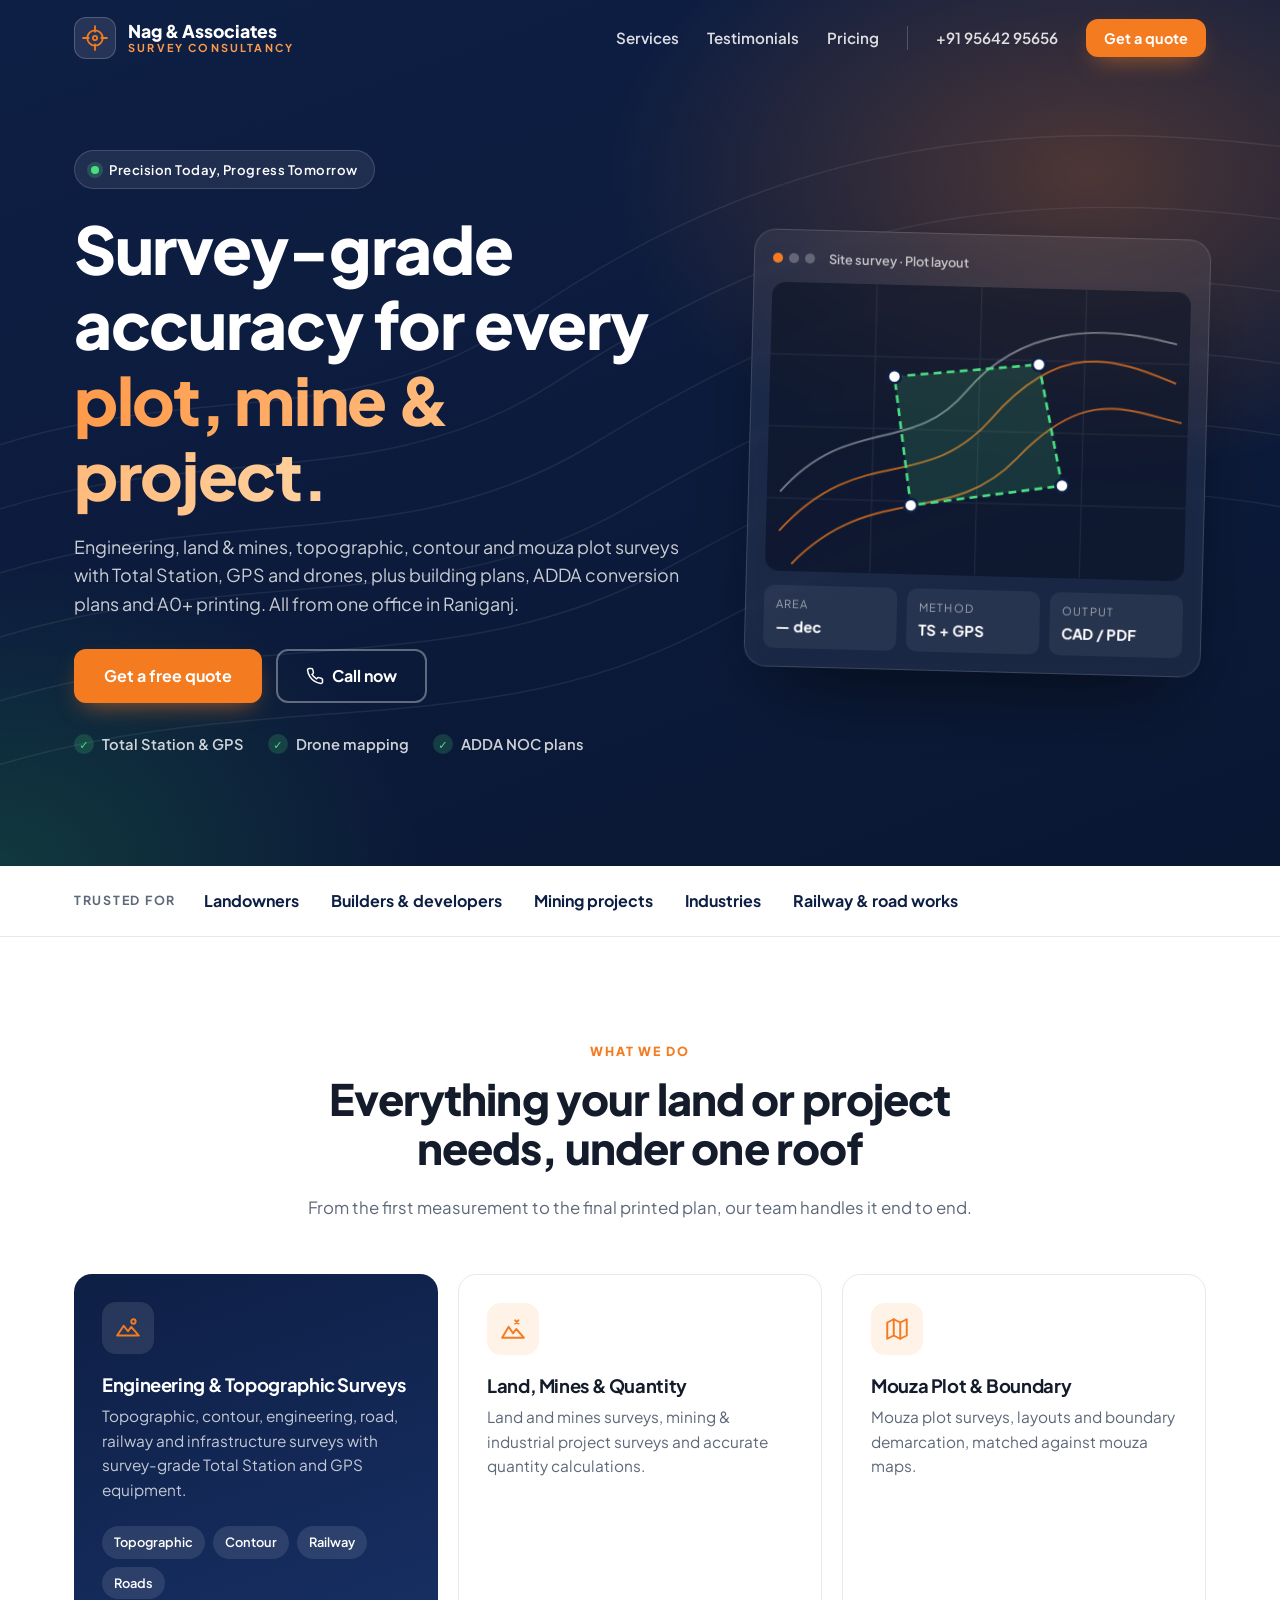
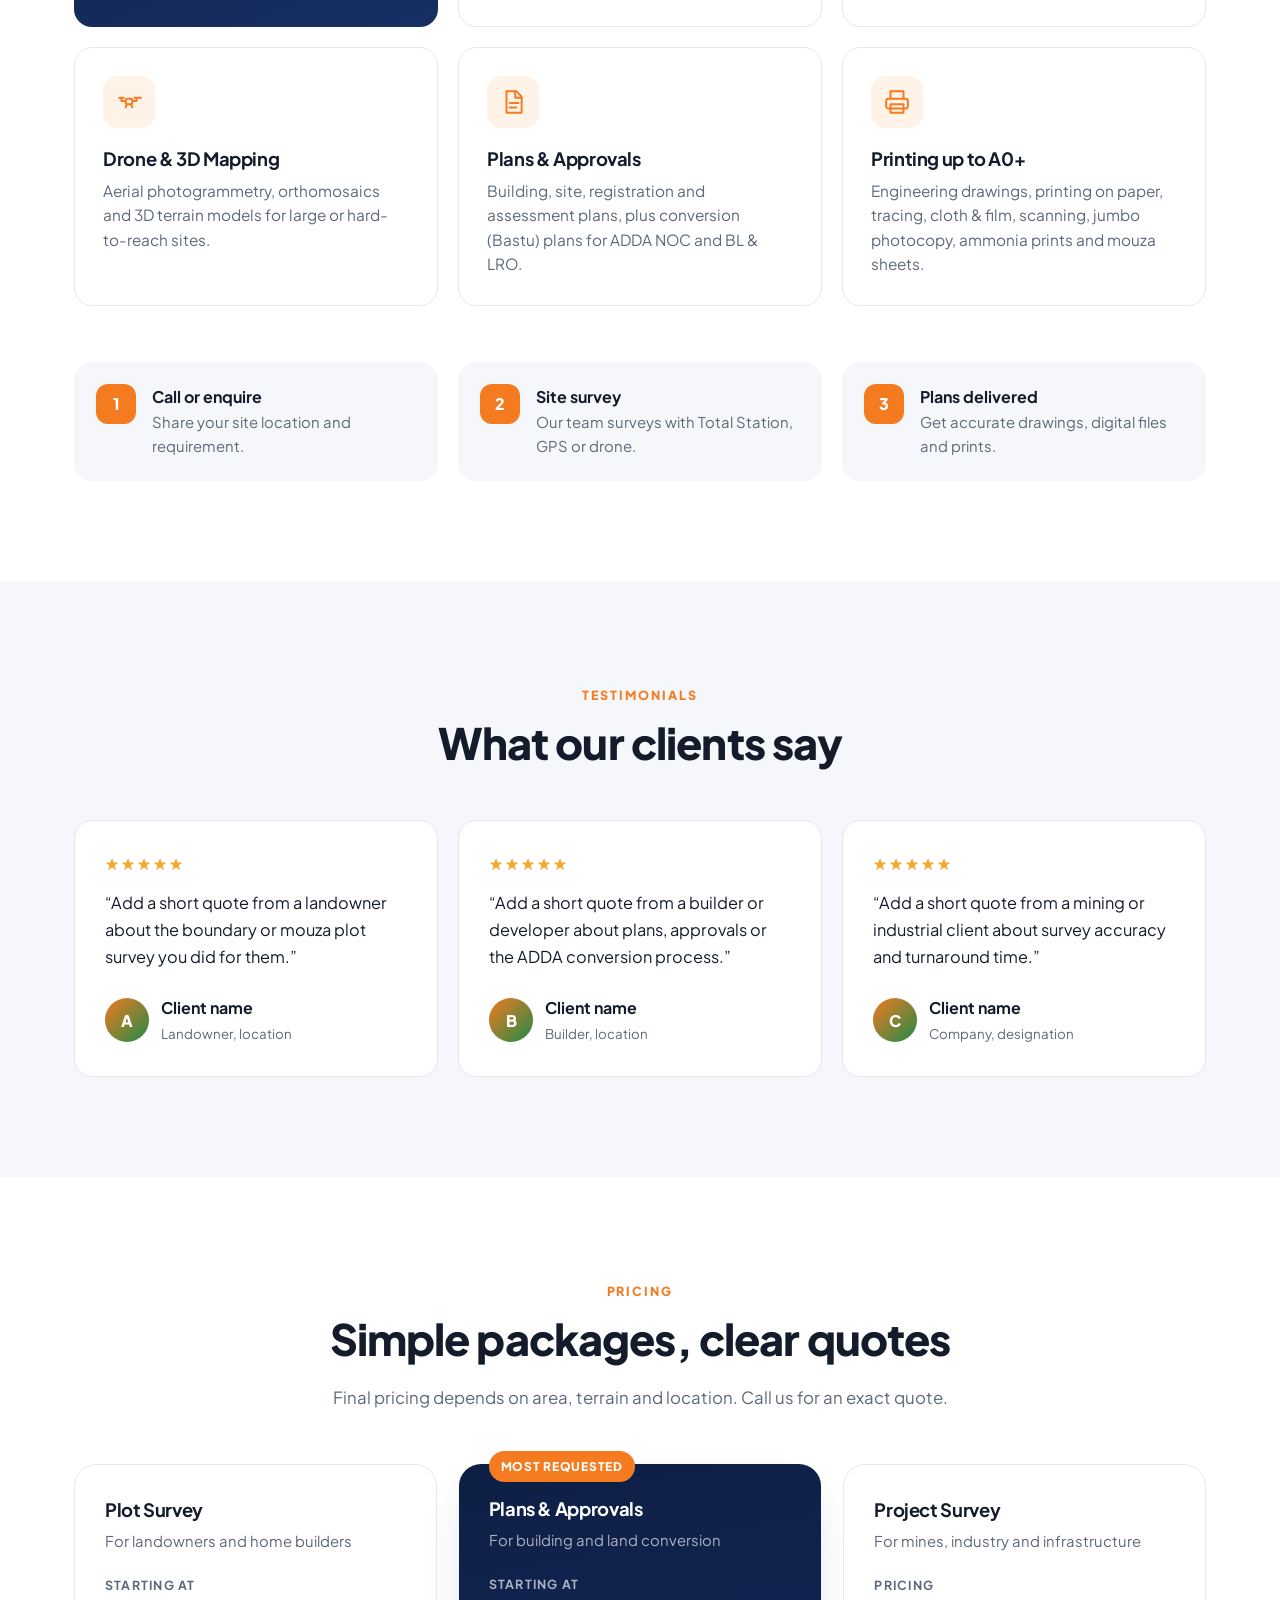
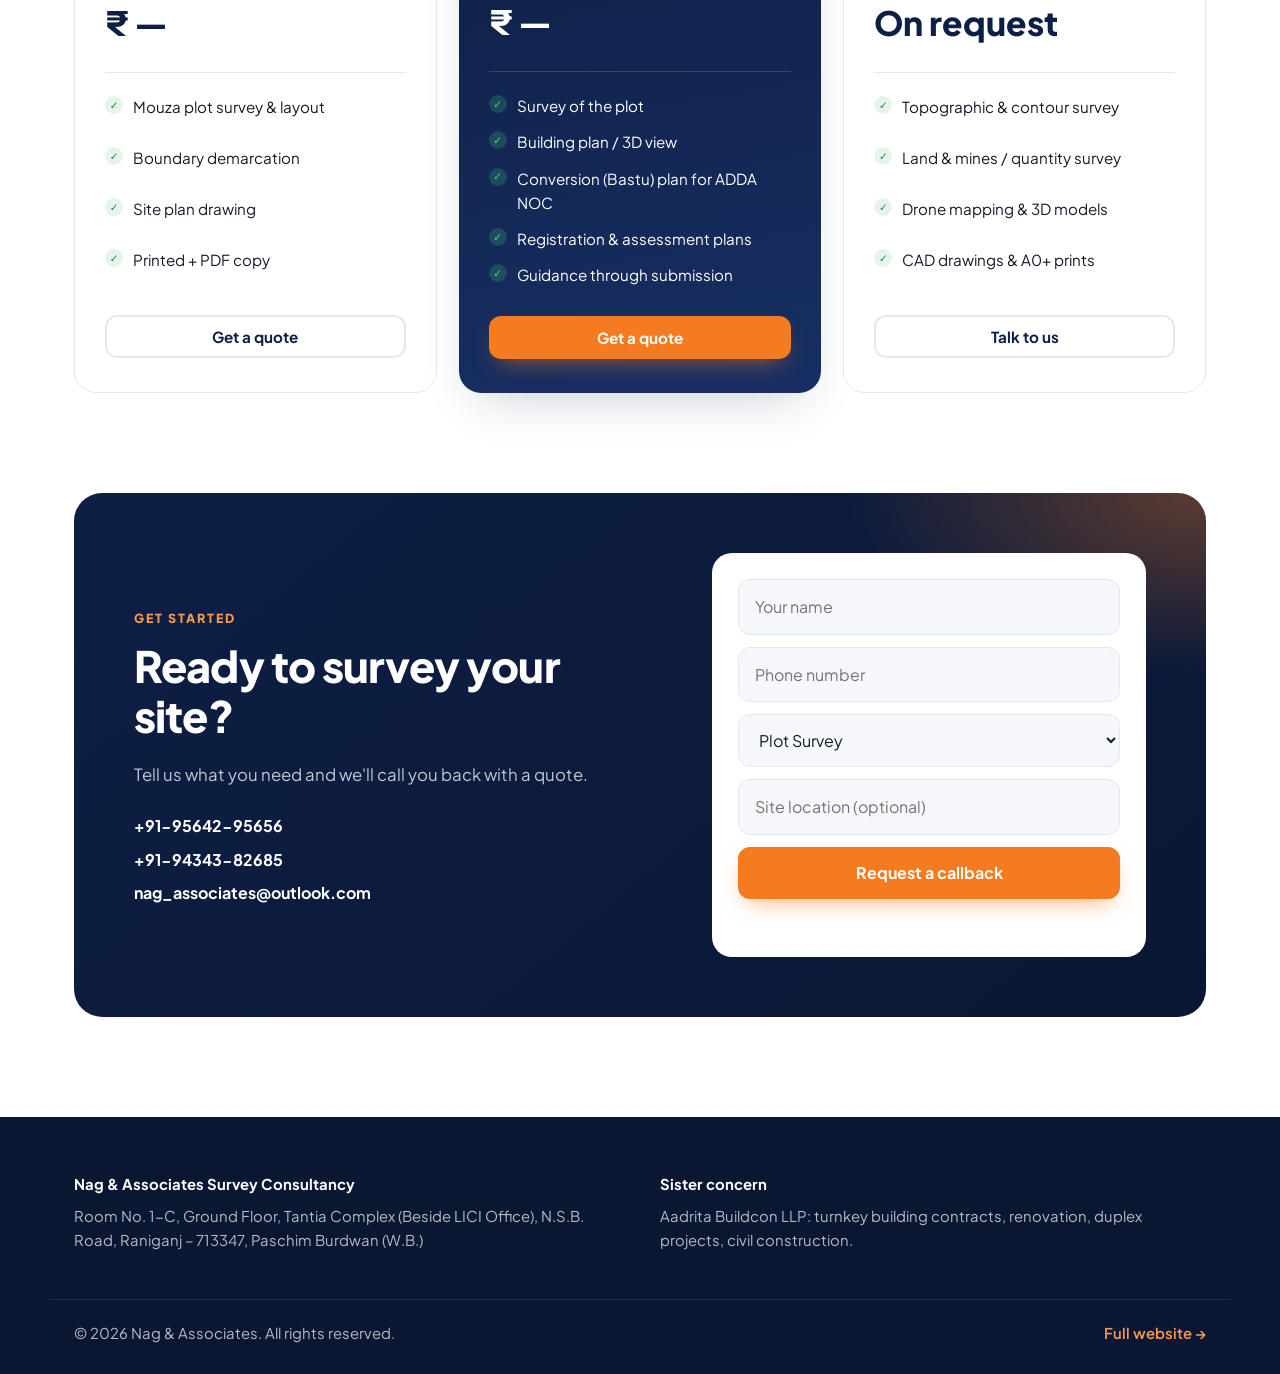
<file: landing.html>
<!doctype html>
<html lang="en">
<head>
  <meta charset="utf-8">
  <meta name="viewport" content="width=device-width, initial-scale=1">
  <title>Nag &amp; Associates Survey Consultancy | Accurate Surveys in Raniganj</title>
  <meta name="description" content="Land, mines, topographic, contour and mouza plot surveys with Total Station, GPS and drones. Building and conversion plans for ADDA NOC. Raniganj, Paschim Burdwan.">
  <link rel="icon" href="assets/favicon.svg" type="image/svg+xml">
  <link rel="preconnect" href="https://fonts.googleapis.com">
  <link rel="preconnect" href="https://fonts.gstatic.com" crossorigin>
  <link href="https://fonts.googleapis.com/css2?family=Plus+Jakarta+Sans:wght@400;500;600;700;800&display=swap" rel="stylesheet">
  <link rel="stylesheet" href="css/landing.css">
</head>
<body>
  <a class="skip-link" href="#main">Skip to content</a>

  <!-- NAV -->
  <header class="nav" id="top">
    <div class="wrap nav-inner">
      <a href="#top" class="logo" aria-label="Nag & Associates Survey Consultancy">
        <span class="logo-mark" aria-hidden="true">
          <svg viewBox="0 0 40 40"><circle cx="20" cy="20" r="11"/><circle cx="20" cy="20" r="3"/><path d="M20 3v8M20 29v8M3 20h8M29 20h8"/></svg>
        </span>
        <span class="logo-text">Nag &amp; Associates<small>Survey Consultancy</small></span>
      </a>
      <button class="menu-btn" aria-expanded="false" aria-controls="menu" aria-label="Open menu"><span></span><span></span></button>
      <nav class="menu" id="menu" aria-label="Primary">
        <a href="#features">Services</a>
        <a href="#testimonials">Testimonials</a>
        <a href="#pricing">Pricing</a>
        <a href="tel:+919564295656" class="nav-phone">+91 95642 95656</a>
        <a href="#cta" class="btn btn-sm">Get a quote</a>
      </nav>
    </div>
  </header>

  <main id="main">
    <!-- HERO -->
    <section class="hero">
      <div class="hero-bg" aria-hidden="true">
        <svg viewBox="0 0 1200 700" preserveAspectRatio="xMidYMid slice">
          <g fill="none" stroke="currentColor" stroke-width="1.2">
            <path d="M-50 520 C 200 380, 380 470, 560 360 S 900 180, 1250 260"/>
            <path d="M-50 570 C 210 430, 400 520, 590 410 S 920 240, 1250 320"/>
            <path d="M-50 620 C 220 480, 420 570, 620 460 S 940 300, 1250 380"/>
            <path d="M-50 470 C 190 330, 360 420, 530 310 S 880 120, 1250 200"/>
            <path d="M-50 420 C 180 280, 340 370, 500 260 S 860 60, 1250 140"/>
            <path d="M-50 670 C 230 530, 440 620, 650 510 S 960 360, 1250 440"/>
          </g>
        </svg>
      </div>
      <div class="wrap hero-inner">
        <div class="hero-copy">
          <span class="chip"><span class="chip-dot"></span>Precision Today, Progress Tomorrow</span>
          <h1>Survey-grade accuracy for every <span class="hl">plot, mine &amp; project.</span></h1>
          <p class="hero-lead">Engineering, land &amp; mines, topographic, contour and mouza plot surveys with Total Station, GPS and drones, plus building plans, ADDA conversion plans and A0+ printing. All from one office in Raniganj.</p>
          <div class="hero-cta">
            <a href="#cta" class="btn btn-lg">Get a free quote</a>
            <a href="tel:+919564295656" class="btn btn-lg btn-outline">
              <svg viewBox="0 0 24 24" aria-hidden="true"><path d="M22 16.9v3a2 2 0 0 1-2.2 2 19.8 19.8 0 0 1-8.6-3.1 19.5 19.5 0 0 1-6-6A19.8 19.8 0 0 1 2.1 4.2 2 2 0 0 1 4.1 2h3a2 2 0 0 1 2 1.7c.1 1 .4 1.9.7 2.8a2 2 0 0 1-.5 2.1L8 9.9a16 16 0 0 0 6 6l1.3-1.3a2 2 0 0 1 2.1-.4c.9.3 1.8.6 2.8.7a2 2 0 0 1 1.7 2z"/></svg>
              Call now
            </a>
          </div>
          <ul class="hero-points">
            <li>Total Station &amp; GPS</li>
            <li>Drone mapping</li>
            <li>ADDA NOC plans</li>
          </ul>
        </div>

        <div class="hero-card" aria-hidden="true">
          <div class="hc-top">
            <span class="hc-dot"></span><span class="hc-dot"></span><span class="hc-dot"></span>
            <span class="hc-title">Site survey · Plot layout</span>
          </div>
          <svg viewBox="0 0 320 220" class="hc-map">
            <path class="hc-grid" d="M0 55H320M0 110H320M0 165H320M80 0V220M160 0V220M240 0V220"/>
            <path class="hc-c1" d="M10 190 C 70 120, 120 160, 170 100 S 260 50, 310 70"/>
            <path class="hc-c2" d="M10 160 C 60 100, 110 130, 150 80 S 250 25, 310 40"/>
            <path class="hc-c1" d="M20 215 C 80 150, 140 185, 190 130 S 270 90, 315 100"/>
            <polygon class="hc-plot" points="95,70 205,58 225,150 110,168"/>
            <g class="hc-pts"><circle cx="95" cy="70" r="5"/><circle cx="205" cy="58" r="5"/><circle cx="225" cy="150" r="5"/><circle cx="110" cy="168" r="5"/></g>
          </svg>
          <div class="hc-stats">
            <div><span>Area</span><strong>— dec</strong></div>
            <div><span>Method</span><strong>TS + GPS</strong></div>
            <div><span>Output</span><strong>CAD / PDF</strong></div>
          </div>
        </div>
      </div>
    </section>

    <!-- TRUST STRIP -->
    <section class="strip" aria-label="Who we work for">
      <div class="wrap strip-inner">
        <span>Trusted for</span>
        <ul>
          <li>Landowners</li><li>Builders &amp; developers</li><li>Mining projects</li><li>Industries</li><li>Railway &amp; road works</li>
        </ul>
      </div>
    </section>

    <!-- FEATURES -->
    <section class="section" id="features">
      <div class="wrap">
        <header class="sec-head">
          <span class="kicker">What we do</span>
          <h2>Everything your land or project needs, under one roof</h2>
          <p>From the first measurement to the final printed plan, our team handles it end to end.</p>
        </header>

        <div class="features">
          <article class="feature feature-lg">
            <div class="f-icon"><svg viewBox="0 0 24 24"><path d="M2 19l6-9 4 5 3-4 7 8z"/><circle cx="17" cy="6" r="2"/></svg></div>
            <h3>Engineering &amp; Topographic Surveys</h3>
            <p>Topographic, contour, engineering, road, railway and infrastructure surveys with survey-grade Total Station and GPS equipment.</p>
            <ul class="tags"><li>Topographic</li><li>Contour</li><li>Railway</li><li>Roads</li></ul>
          </article>
          <article class="feature">
            <div class="f-icon"><svg viewBox="0 0 24 24"><path d="M2 20l6-10 4 6 3-4 7 8z"/><path d="M14 4l3 3M17 4l-3 3"/></svg></div>
            <h3>Land, Mines &amp; Quantity</h3>
            <p>Land and mines surveys, mining &amp; industrial project surveys and accurate quantity calculations.</p>
          </article>
          <article class="feature">
            <div class="f-icon"><svg viewBox="0 0 24 24"><path d="M3 6l6-3 6 3 6-3v15l-6 3-6-3-6 3z"/><path d="M9 3v15M15 6v15"/></svg></div>
            <h3>Mouza Plot &amp; Boundary</h3>
            <p>Mouza plot surveys, layouts and boundary demarcation, matched against mouza maps.</p>
          </article>
          <article class="feature">
            <div class="f-icon"><svg viewBox="0 0 24 24"><rect x="9" y="9" width="6" height="5" rx="1"/><path d="M9 11H5M15 11h4M3 8h4M17 8h6M5 8v3M19 8v3M10 14l-1 3M14 14l1 3"/></svg></div>
            <h3>Drone &amp; 3D Mapping</h3>
            <p>Aerial photogrammetry, orthomosaics and 3D terrain models for large or hard-to-reach sites.</p>
          </article>
          <article class="feature">
            <div class="f-icon"><svg viewBox="0 0 24 24"><path d="M6 2h9l5 5v15H6z"/><path d="M14 2v6h6M9 13h8M9 17h6"/></svg></div>
            <h3>Plans &amp; Approvals</h3>
            <p>Building, site, registration and assessment plans, plus conversion (Bastu) plans for ADDA NOC and BL &amp; LRO.</p>
          </article>
          <article class="feature">
            <div class="f-icon"><svg viewBox="0 0 24 24"><path d="M6 9V2h12v7"/><rect x="2" y="9" width="20" height="9" rx="2"/><path d="M6 14h12v8H6z"/></svg></div>
            <h3>Printing up to A0+</h3>
            <p>Engineering drawings, printing on paper, tracing, cloth &amp; film, scanning, jumbo photocopy, ammonia prints and mouza sheets.</p>
          </article>
        </div>

        <!-- Process -->
        <ol class="process" aria-label="How it works">
          <li><span>1</span><div><strong>Call or enquire</strong><p>Share your site location and requirement.</p></div></li>
          <li><span>2</span><div><strong>Site survey</strong><p>Our team surveys with Total Station, GPS or drone.</p></div></li>
          <li><span>3</span><div><strong>Plans delivered</strong><p>Get accurate drawings, digital files and prints.</p></div></li>
        </ol>
      </div>
    </section>

    <!-- TESTIMONIALS -->
    <!-- TODO: Replace the three sample testimonials below with genuine client feedback (with the clients' permission) before publishing. -->
    <section class="section section-tint" id="testimonials">
      <div class="wrap">
        <header class="sec-head">
          <span class="kicker">Testimonials</span>
          <h2>What our clients say</h2>
        </header>
        <div class="testimonials">
          <figure class="quote">
            <div class="stars" aria-label="5 out of 5">★★★★★</div>
            <blockquote>“Add a short quote from a landowner about the boundary or mouza plot survey you did for them.”</blockquote>
            <figcaption><span class="avatar">A</span><span><strong>Client name</strong><small>Landowner, location</small></span></figcaption>
          </figure>
          <figure class="quote">
            <div class="stars" aria-label="5 out of 5">★★★★★</div>
            <blockquote>“Add a short quote from a builder or developer about plans, approvals or the ADDA conversion process.”</blockquote>
            <figcaption><span class="avatar">B</span><span><strong>Client name</strong><small>Builder, location</small></span></figcaption>
          </figure>
          <figure class="quote">
            <div class="stars" aria-label="5 out of 5">★★★★★</div>
            <blockquote>“Add a short quote from a mining or industrial client about survey accuracy and turnaround time.”</blockquote>
            <figcaption><span class="avatar">C</span><span><strong>Client name</strong><small>Company, designation</small></span></figcaption>
          </figure>
        </div>
      </div>
    </section>

    <!-- PRICING -->
    <!-- TODO: Replace "₹ —" with your actual starting prices, or keep "On request". -->
    <section class="section" id="pricing">
      <div class="wrap">
        <header class="sec-head">
          <span class="kicker">Pricing</span>
          <h2>Simple packages, clear quotes</h2>
          <p>Final pricing depends on area, terrain and location. Call us for an exact quote.</p>
        </header>
        <div class="plans">
          <article class="plan">
            <h3>Plot Survey</h3>
            <p class="plan-desc">For landowners and home builders</p>
            <p class="price"><span class="from">Starting at</span><span class="amt">₹ —</span></p>
            <ul>
              <li>Mouza plot survey &amp; layout</li>
              <li>Boundary demarcation</li>
              <li>Site plan drawing</li>
              <li>Printed + PDF copy</li>
            </ul>
            <a href="#cta" class="btn btn-ghost btn-block" data-plan="Plot Survey">Get a quote</a>
          </article>
          <article class="plan plan-featured">
            <span class="badge">Most requested</span>
            <h3>Plans &amp; Approvals</h3>
            <p class="plan-desc">For building and land conversion</p>
            <p class="price"><span class="from">Starting at</span><span class="amt">₹ —</span></p>
            <ul>
              <li>Survey of the plot</li>
              <li>Building plan / 3D view</li>
              <li>Conversion (Bastu) plan for ADDA NOC</li>
              <li>Registration &amp; assessment plans</li>
              <li>Guidance through submission</li>
            </ul>
            <a href="#cta" class="btn btn-block" data-plan="Plans & Approvals">Get a quote</a>
          </article>
          <article class="plan">
            <h3>Project Survey</h3>
            <p class="plan-desc">For mines, industry and infrastructure</p>
            <p class="price"><span class="from">Pricing</span><span class="amt">On request</span></p>
            <ul>
              <li>Topographic &amp; contour survey</li>
              <li>Land &amp; mines / quantity survey</li>
              <li>Drone mapping &amp; 3D models</li>
              <li>CAD drawings &amp; A0+ prints</li>
            </ul>
            <a href="#cta" class="btn btn-ghost btn-block" data-plan="Project Survey">Talk to us</a>
          </article>
        </div>
      </div>
    </section>

    <!-- CTA -->
    <section class="cta" id="cta">
      <div class="wrap cta-inner">
        <div class="cta-copy">
          <span class="kicker kicker-light">Get started</span>
          <h2>Ready to survey your site?</h2>
          <p>Tell us what you need and we'll call you back with a quote.</p>
          <ul class="cta-contacts">
            <li><a href="tel:+919564295656">+91-95642-95656</a></li>
            <li><a href="tel:+919434382685">+91-94343-82685</a></li>
            <li><a href="mailto:nag_associates@outlook.com">nag_associates@outlook.com</a></li>
          </ul>
        </div>
        <form class="cta-form" id="quote-form" novalidate>
          <label class="sr-only" for="q-name">Your name</label>
          <input id="q-name" name="name" type="text" placeholder="Your name" autocomplete="name" required>
          <label class="sr-only" for="q-phone">Phone number</label>
          <input id="q-phone" name="phone" type="tel" placeholder="Phone number" autocomplete="tel" required>
          <label class="sr-only" for="q-need">What do you need?</label>
          <select id="q-need" name="need">
            <option>Plot Survey</option>
            <option>Plans &amp; Approvals</option>
            <option>Project Survey</option>
            <option>Printing / Mouza Sheets</option>
            <option>Other</option>
          </select>
          <label class="sr-only" for="q-loc">Site location</label>
          <input id="q-loc" name="location" type="text" placeholder="Site location (optional)">
          <button type="submit" class="btn btn-lg btn-block">Request a callback</button>
          <p class="form-msg" role="status" aria-live="polite"></p>
        </form>
      </div>
    </section>
  </main>

  <footer class="footer">
    <div class="wrap footer-inner">
      <div>
        <strong>Nag &amp; Associates Survey Consultancy</strong>
        <p>Room No. 1-C, Ground Floor, Tantia Complex (Beside LICI Office), N.S.B. Road, Raniganj – 713347, Paschim Burdwan (W.B.)</p>
      </div>
      <div>
        <strong>Sister concern</strong>
        <p>Aadrita Buildcon LLP: turnkey building contracts, renovation, duplex projects, civil construction.</p>
      </div>
    </div>
    <div class="wrap footer-bottom">
      <span>&copy; <span id="yr"></span> Nag &amp; Associates. All rights reserved.</span>
      <a href="index.html">Full website &rarr;</a>
    </div>
  </footer>

  <!-- Mobile sticky call bar -->
  <div class="callbar">
    <a href="tel:+919564295656" class="btn btn-outline-dark">Call</a>
    <a href="#cta" class="btn">Get a quote</a>
  </div>

  <script src="js/landing.js"></script>
</body>
</html>
</file>
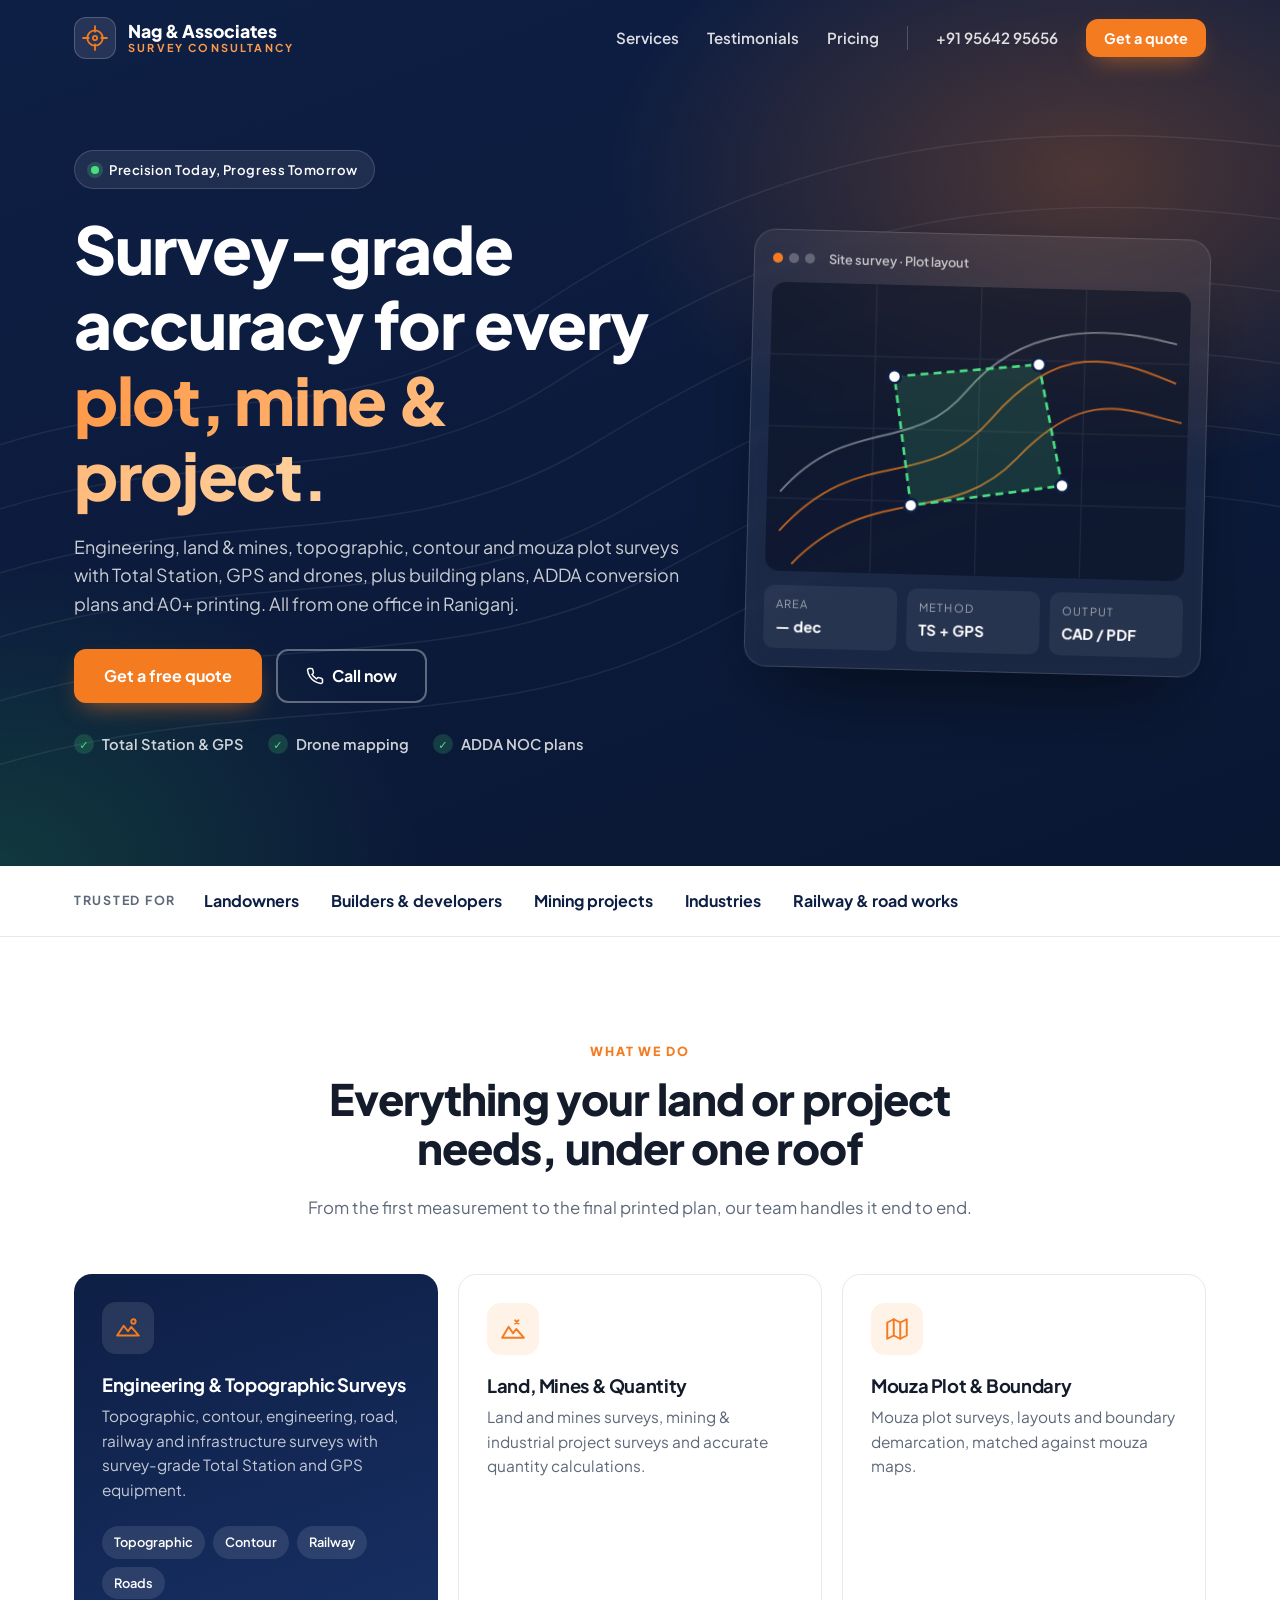
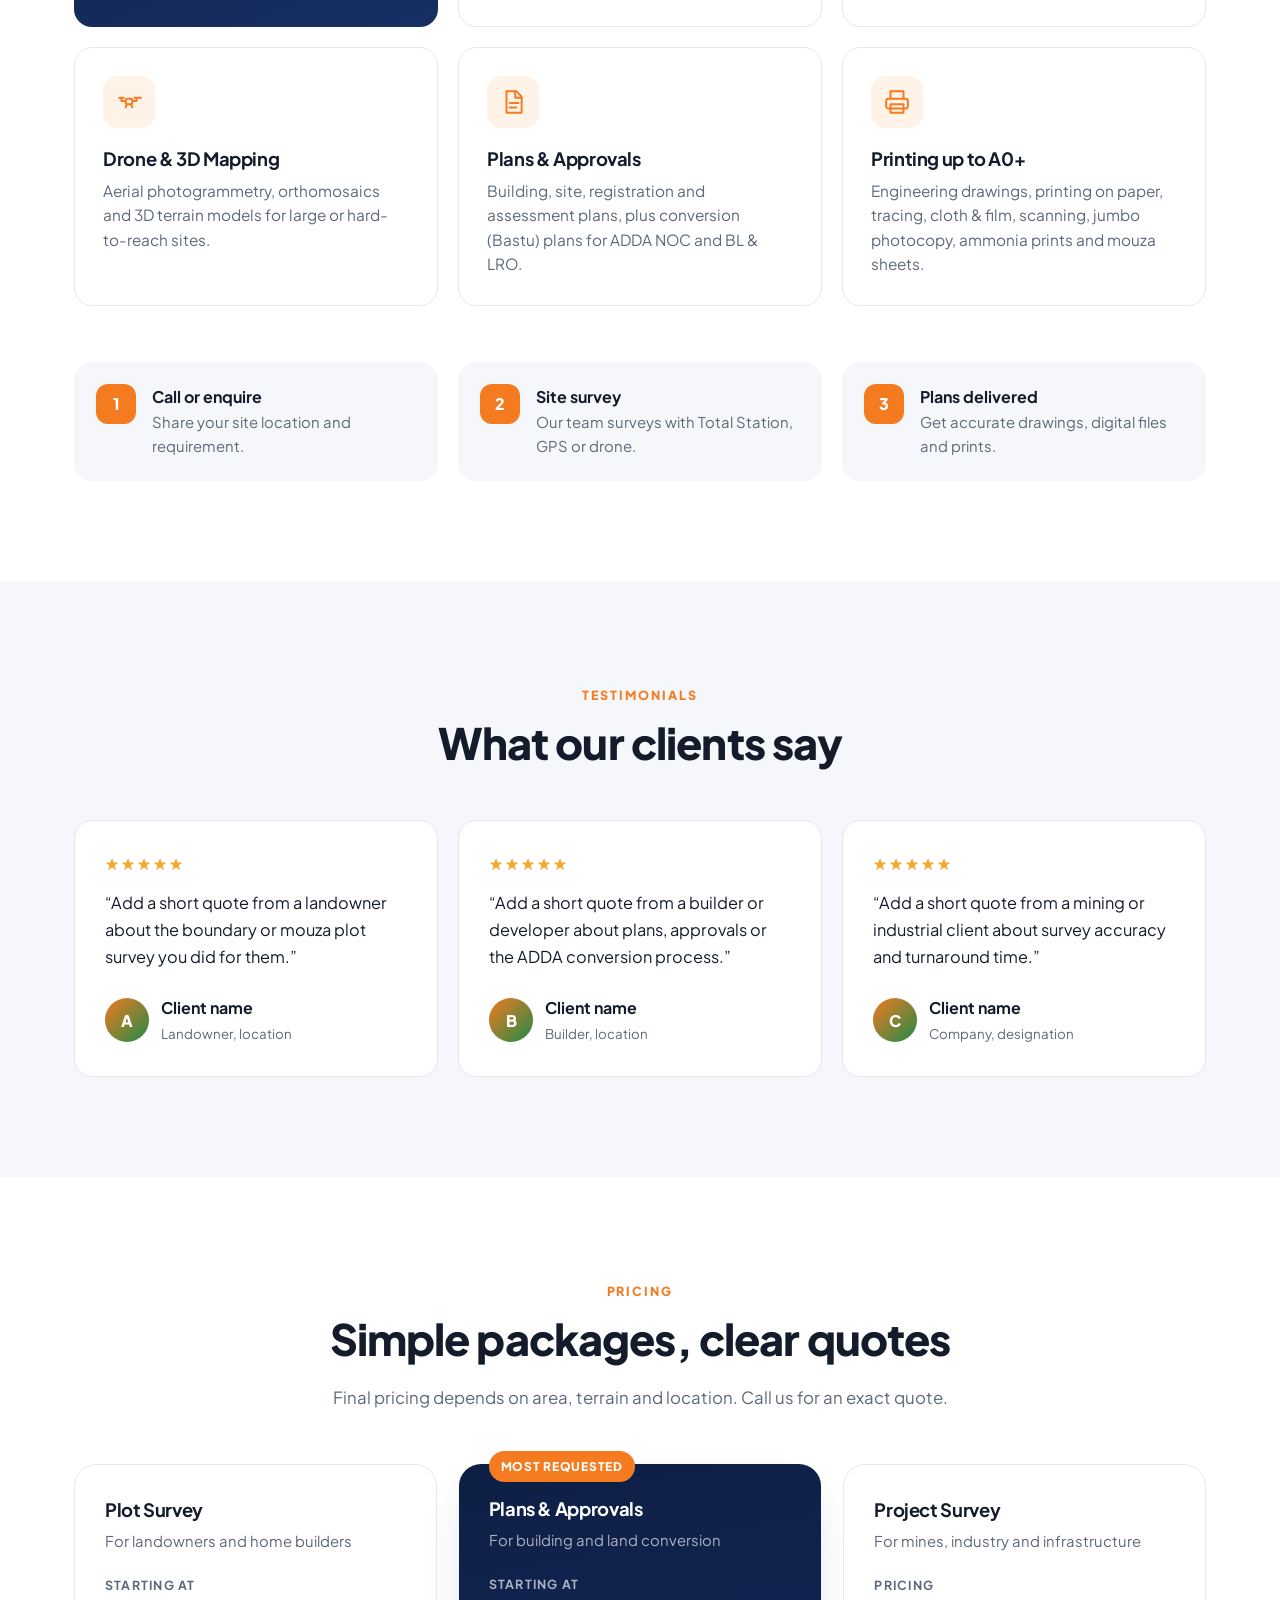
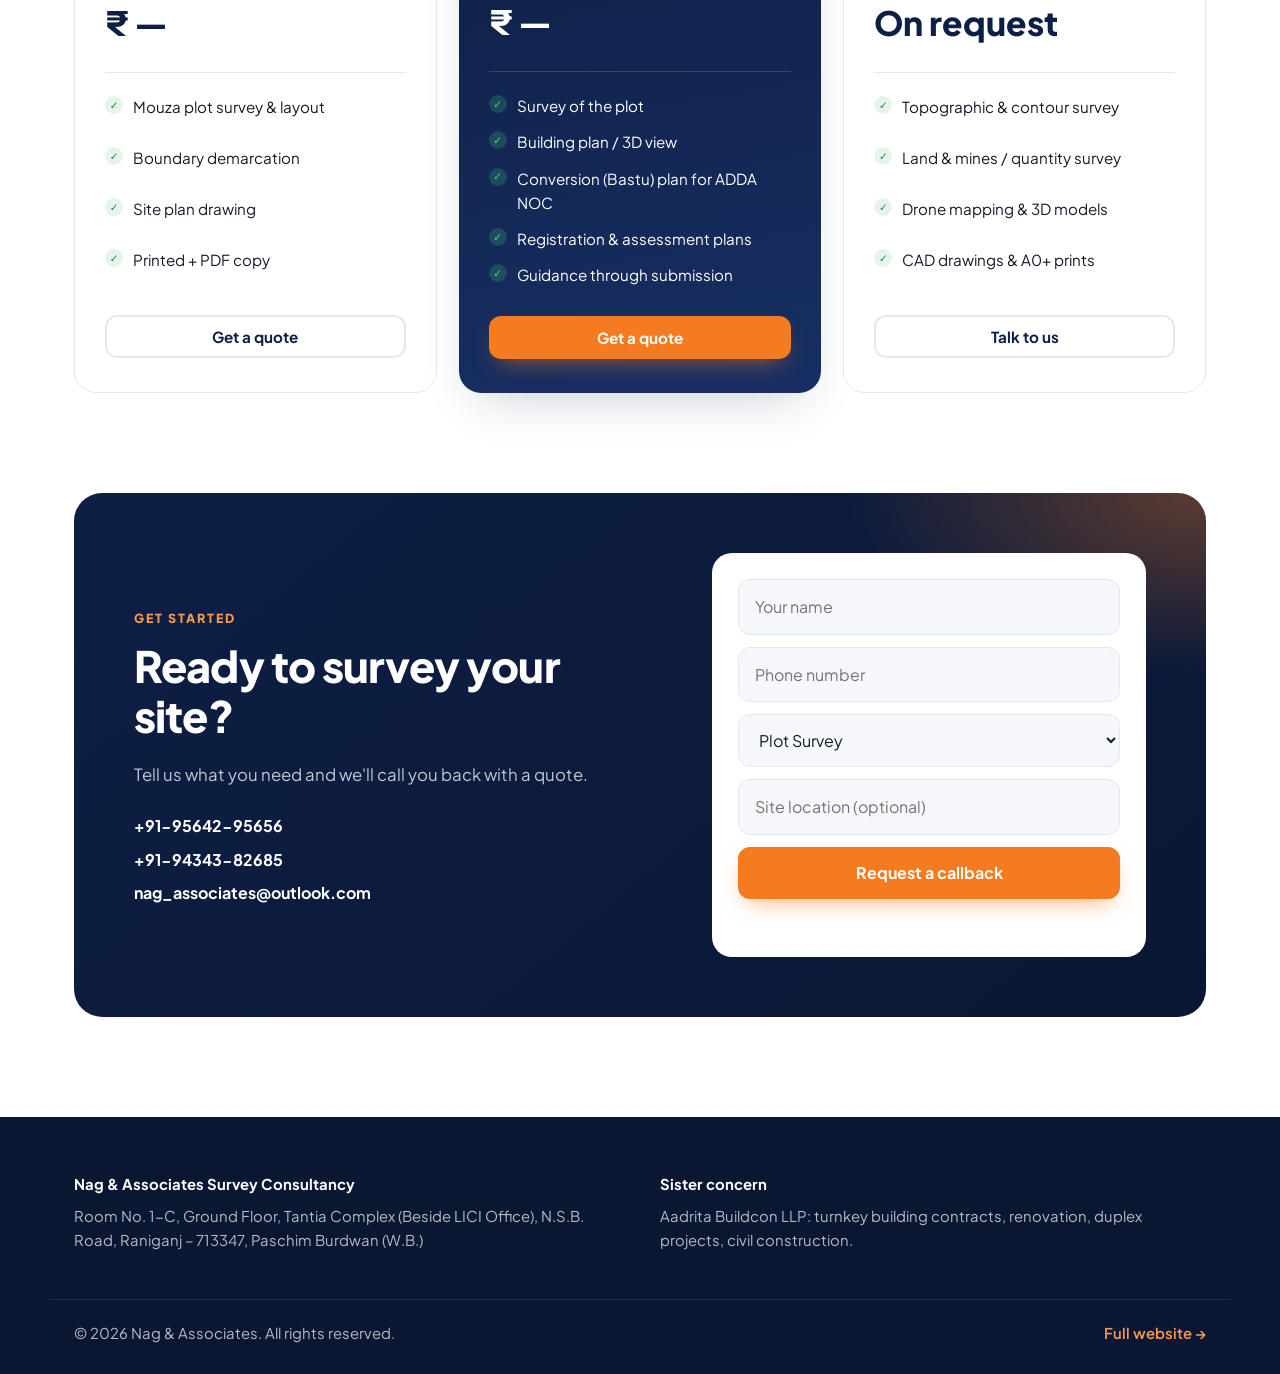
<file: demo/landing-demo.html>
<!doctype html>
<html lang="en">
<head>
  <meta charset="utf-8">
  <meta name="viewport" content="width=device-width, initial-scale=1">
  <title>Nag &amp; Associates Survey Consultancy | Accurate Surveys in Raniganj</title>
  <meta name="description" content="Land, mines, topographic, contour and mouza plot surveys with Total Station, GPS and drones. Building and conversion plans for ADDA NOC. Raniganj, Paschim Burdwan.">
  <link rel="icon" href="data:image/svg+xml,%3Csvg%20xmlns%3D%22http%3A//www.w3.org/2000/svg%22%20viewBox%3D%220%200%2064%2064%22%3E%3Crect%20width%3D%2264%22%20height%3D%2264%22%20rx%3D%2214%22%20fill%3D%22%2314295a%22/%3E%3Cg%20fill%3D%22none%22%20stroke%3D%22%23f07a1c%22%20stroke-width%3D%224%22%20stroke-linecap%3D%22round%22%3E%3Ccircle%20cx%3D%2232%22%20cy%3D%2232%22%20r%3D%2216%22/%3E%3Ccircle%20cx%3D%2232%22%20cy%3D%2232%22%20r%3D%224%22/%3E%3Cpath%20d%3D%22M32%208v12M32%2044v12M8%2032h12M44%2032h12%22/%3E%3C/g%3E%3C/svg%3E" type="image/svg+xml">
  <link rel="preconnect" href="https://fonts.googleapis.com">
  <link rel="preconnect" href="https://fonts.gstatic.com" crossorigin>
  <link href="https://fonts.googleapis.com/css2?family=Plus+Jakarta+Sans:wght@400;500;600;700;800&display=swap" rel="stylesheet">
  <style>
:root {
  --navy: #0e1f45;
  --navy-2: #172f63;
  --saffron: #f47b20;
  --saffron-2: #ff9a4a;
  --green: #1f8a47;
  --ink: #141c2b;
  --muted: #5d6879;
  --line: #e4e8ef;
  --tint: #f5f7fb;
  --white: #fff;
  --r: 18px;
  --shadow: 0 20px 50px -20px rgba(14, 31, 69, .25);
  --font: "Plus Jakarta Sans", system-ui, -apple-system, "Segoe UI", Roboto, sans-serif;
}

*, *::before, *::after { box-sizing: border-box; }
html { scroll-behavior: smooth; scroll-padding-top: 80px; }
body { margin: 0; font-family: var(--font); color: var(--ink); background: var(--white); line-height: 1.6; -webkit-font-smoothing: antialiased; }
svg { display: block; }
a { color: inherit; }
h1, h2, h3 { margin: 0 0 .5em; line-height: 1.15; letter-spacing: -.02em; }
h2 { font-size: clamp(1.8rem, 3.6vw, 2.7rem); font-weight: 800; }
h3 { font-size: 1.15rem; font-weight: 700; }
p { margin: 0 0 1em; }
.wrap { max-width: 1180px; margin: 0 auto; padding: 0 24px; }
.sr-only { position: absolute; width: 1px; height: 1px; overflow: hidden; clip: rect(0 0 0 0); white-space: nowrap; }
.skip-link { position: absolute; left: -999px; top: 8px; z-index: 200; background: var(--saffron); color: #fff; padding: 8px 14px; border-radius: 8px; }
.skip-link:focus { left: 8px; }
:focus-visible { outline: 3px solid var(--saffron); outline-offset: 3px; }

/* Buttons */
.btn {
  display: inline-flex; align-items: center; justify-content: center; gap: 8px;
  background: var(--saffron); color: #fff; border: 2px solid var(--saffron);
  padding: 12px 22px; border-radius: 12px; font: 700 .95rem/1 var(--font); text-decoration: none;
  cursor: pointer; transition: transform .2s, box-shadow .2s, background .2s, color .2s;
  box-shadow: 0 10px 24px -10px rgba(244, 123, 32, .7);
}
.btn:hover { transform: translateY(-2px); background: #e66d12; border-color: #e66d12; }
.btn svg { width: 18px; height: 18px; fill: none; stroke: currentColor; stroke-width: 2; }
.btn-lg { padding: 16px 28px; font-size: 1rem; }
.btn-sm { padding: 10px 16px; font-size: .9rem; }
.btn-block { width: 100%; }
.btn-outline { background: transparent; border-color: rgba(255, 255, 255, .35); box-shadow: none; }
.btn-outline:hover { background: rgba(255, 255, 255, .1); border-color: #fff; }
.btn-ghost { background: transparent; color: var(--navy); border-color: var(--line); box-shadow: none; }
.btn-ghost:hover { background: var(--navy); color: #fff; border-color: var(--navy); }
.btn-outline-dark { background: #fff; color: var(--navy); border-color: var(--navy); box-shadow: none; }

/* Nav */
.nav { position: fixed; inset: 0 0 auto; z-index: 100; transition: background .3s, box-shadow .3s; }
.nav.solid { background: rgba(14, 31, 69, .92); backdrop-filter: blur(12px); box-shadow: 0 8px 30px rgba(0, 0, 0, .15); }
.nav-inner { display: flex; align-items: center; justify-content: space-between; height: 76px; }
.logo { display: flex; align-items: center; gap: 12px; text-decoration: none; color: #fff; }
.logo-mark { width: 42px; height: 42px; border-radius: 12px; background: rgba(255, 255, 255, .1); border: 1px solid rgba(255, 255, 255, .2); display: grid; place-items: center; }
.logo-mark svg { width: 28px; height: 28px; fill: none; stroke: var(--saffron); stroke-width: 2.6; stroke-linecap: round; }
.logo-text { font-weight: 800; font-size: 1.1rem; line-height: 1.1; display: flex; flex-direction: column; }
.logo-text small { font-size: .68rem; font-weight: 700; letter-spacing: .2em; text-transform: uppercase; color: var(--saffron-2); }
.menu { display: flex; align-items: center; gap: 28px; }
.menu a:not(.btn) { color: rgba(255, 255, 255, .85); text-decoration: none; font-weight: 600; font-size: .95rem; }
.menu a:not(.btn):hover { color: #fff; }
.nav-phone { padding-left: 28px; border-left: 1px solid rgba(255, 255, 255, .2); }
.menu-btn { display: none; width: 44px; height: 44px; border: 0; border-radius: 10px; background: rgba(255, 255, 255, .1); cursor: pointer; padding: 0; }
.menu-btn span { display: block; width: 20px; height: 2px; background: #fff; margin: 5px auto; transition: transform .25s; }
.menu-btn[aria-expanded="true"] span:first-child { transform: translateY(3.5px) rotate(45deg); }
.menu-btn[aria-expanded="true"] span:last-child { transform: translateY(-3.5px) rotate(-45deg); }

/* Hero */
.hero {
  position: relative; overflow: hidden; color: #fff; padding: 150px 0 110px;
  background: radial-gradient(800px 500px at 85% 20%, rgba(244, 123, 32, .28), transparent 60%),
              radial-gradient(700px 500px at 0% 100%, rgba(31, 138, 71, .28), transparent 60%),
              linear-gradient(160deg, var(--navy) 0%, #0a1733 100%);
}
.hero-bg { position: absolute; inset: 0; color: rgba(255, 255, 255, .07); }
.hero-bg svg { width: 100%; height: 100%; }
.hero-inner { position: relative; display: grid; grid-template-columns: 1.15fr .85fr; gap: 56px; align-items: center; }
.chip { display: inline-flex; align-items: center; gap: 10px; padding: 8px 16px; border-radius: 999px; background: rgba(255, 255, 255, .08); border: 1px solid rgba(255, 255, 255, .15); font-size: .82rem; font-weight: 600; letter-spacing: .04em; }
.chip-dot { width: 8px; height: 8px; border-radius: 50%; background: #4ade80; box-shadow: 0 0 0 4px rgba(74, 222, 128, .2); }
.hero h1 { font-size: clamp(2.4rem, 5.4vw, 4.1rem); font-weight: 800; margin: 22px 0 20px; }
.hl { background: linear-gradient(90deg, var(--saffron-2), #ffd19e); -webkit-background-clip: text; background-clip: text; color: transparent; }
.hero-lead { font-size: 1.12rem; color: rgba(255, 255, 255, .78); max-width: 34em; }
.hero-cta { display: flex; gap: 14px; flex-wrap: wrap; margin-top: 30px; }
.hero-points { list-style: none; padding: 0; margin: 30px 0 0; display: flex; flex-wrap: wrap; gap: 10px 24px; color: rgba(255, 255, 255, .8); font-size: .92rem; font-weight: 600; }
.hero-points li { display: flex; align-items: center; gap: 8px; }
.hero-points li::before { content: "✓"; display: grid; place-items: center; width: 20px; height: 20px; border-radius: 50%; background: rgba(74, 222, 128, .18); color: #4ade80; font-size: .7rem; }

.hero-card { background: rgba(255, 255, 255, .06); border: 1px solid rgba(255, 255, 255, .14); border-radius: 22px; padding: 18px; backdrop-filter: blur(6px); box-shadow: 0 40px 80px -30px rgba(0, 0, 0, .6); transform: rotate(1.5deg); }
.hc-top { display: flex; align-items: center; gap: 6px; margin-bottom: 14px; }
.hc-dot { width: 10px; height: 10px; border-radius: 50%; background: rgba(255, 255, 255, .25); }
.hc-dot:first-child { background: var(--saffron); }
.hc-title { margin-left: 8px; font-size: .8rem; color: rgba(255, 255, 255, .7); font-weight: 600; }
.hc-map { width: 100%; height: auto; background: rgba(5, 12, 30, .55); border-radius: 14px; }
.hc-grid { stroke: rgba(255, 255, 255, .07); fill: none; }
.hc-c1 { stroke: rgba(244, 123, 32, .7); fill: none; stroke-width: 1.5; }
.hc-c2 { stroke: rgba(255, 255, 255, .4); fill: none; stroke-width: 1.5; }
.hc-plot { fill: rgba(74, 222, 128, .15); stroke: #4ade80; stroke-width: 2; stroke-dasharray: 6 4; }
.hc-pts circle { fill: #fff; stroke: var(--navy); stroke-width: 2; }
.hc-stats { display: grid; grid-template-columns: repeat(3, 1fr); gap: 10px; margin-top: 14px; }
.hc-stats div { background: rgba(255, 255, 255, .06); border-radius: 10px; padding: 10px 12px; }
.hc-stats span { display: block; font-size: .7rem; text-transform: uppercase; letter-spacing: .1em; color: rgba(255, 255, 255, .55); }
.hc-stats strong { font-size: .92rem; }

/* Strip */
.strip { border-bottom: 1px solid var(--line); background: #fff; }
.strip-inner { display: flex; align-items: center; gap: 28px; padding-top: 22px; padding-bottom: 22px; }
.strip-inner > span { font-size: .78rem; font-weight: 700; letter-spacing: .14em; text-transform: uppercase; color: var(--muted); white-space: nowrap; }
.strip ul { list-style: none; margin: 0; padding: 0; display: flex; flex-wrap: wrap; gap: 10px 32px; font-weight: 700; color: var(--navy); }

/* Sections */
.section { padding: 100px 0; }
.section-tint { background: var(--tint); }
.sec-head { max-width: 680px; margin: 0 auto 52px; text-align: center; }
.sec-head p { color: var(--muted); font-size: 1.05rem; }
.kicker { display: inline-block; font-size: .78rem; font-weight: 800; letter-spacing: .16em; text-transform: uppercase; color: var(--saffron); margin-bottom: 12px; }
.kicker-light { color: var(--saffron-2); }

/* Features */
.features { display: grid; grid-template-columns: repeat(3, 1fr); gap: 20px; }
.feature { background: #fff; border: 1px solid var(--line); border-radius: var(--r); padding: 28px; transition: transform .25s, box-shadow .25s; }
.feature:hover { transform: translateY(-4px); box-shadow: var(--shadow); }
.feature p { color: var(--muted); margin: 0; font-size: .96rem; }
.feature-lg { background: linear-gradient(160deg, var(--navy), var(--navy-2)); color: #fff; border: 0; display: flex; flex-direction: column; }
.feature-lg p { color: rgba(255, 255, 255, .75); }
.f-icon { width: 52px; height: 52px; border-radius: 14px; display: grid; place-items: center; background: #fff2e7; margin-bottom: 20px; }
.feature-lg .f-icon { background: rgba(255, 255, 255, .1); }
.f-icon svg { width: 26px; height: 26px; fill: none; stroke: var(--saffron); stroke-width: 1.8; stroke-linecap: round; stroke-linejoin: round; }
.tags { list-style: none; padding: 0; margin: auto 0 0; padding-top: 24px; display: flex; flex-wrap: wrap; gap: 8px; }
.tags li { padding: 6px 12px; border-radius: 999px; background: rgba(255, 255, 255, .1); font-size: .8rem; font-weight: 600; }

.process { list-style: none; padding: 0; margin: 56px 0 0; display: grid; grid-template-columns: repeat(3, 1fr); gap: 20px; }
.process li { display: flex; gap: 16px; align-items: flex-start; padding: 22px; border-radius: var(--r); background: var(--tint); }
.process li > span { flex-shrink: 0; width: 40px; height: 40px; border-radius: 12px; background: var(--saffron); color: #fff; font-weight: 800; display: grid; place-items: center; }
.process strong { display: block; margin-bottom: 2px; }
.process p { margin: 0; color: var(--muted); font-size: .93rem; }

/* Testimonials */
.testimonials { display: grid; grid-template-columns: repeat(3, 1fr); gap: 20px; }
.quote { margin: 0; background: #fff; border-radius: var(--r); padding: 30px; border: 1px solid var(--line); display: flex; flex-direction: column; }
.stars { color: #f5a623; letter-spacing: 2px; margin-bottom: 14px; }
.quote blockquote { margin: 0 0 24px; font-size: 1.02rem; line-height: 1.65; flex: 1; }
.quote figcaption { display: flex; align-items: center; gap: 12px; }
.avatar { width: 44px; height: 44px; border-radius: 50%; display: grid; place-items: center; font-weight: 800; color: #fff; background: linear-gradient(135deg, var(--saffron), var(--green)); }
.quote figcaption strong { display: block; }
.quote figcaption small { color: var(--muted); }

/* Pricing */
.plans { display: grid; grid-template-columns: repeat(3, 1fr); gap: 22px; align-items: stretch; }
.plan { position: relative; border: 1px solid var(--line); border-radius: 22px; padding: 34px 30px; display: flex; flex-direction: column; background: #fff; }
.plan-desc { color: var(--muted); font-size: .93rem; }
.price { margin: 8px 0 22px; padding-bottom: 22px; border-bottom: 1px solid var(--line); }
.price .from { display: block; font-size: .78rem; font-weight: 700; text-transform: uppercase; letter-spacing: .1em; color: var(--muted); }
.price .amt { font-size: 2.1rem; font-weight: 800; color: var(--navy); }
.plan ul { list-style: none; padding: 0; margin: 0 0 28px; display: grid; gap: 12px; flex: 1; }
.plan li { position: relative; padding-left: 28px; font-size: .95rem; }
.plan li::before { content: "✓"; position: absolute; left: 0; top: 1px; width: 18px; height: 18px; border-radius: 50%; display: grid; place-items: center; font-size: .65rem; font-weight: 800; color: var(--green); background: #e5f5eb; }
.plan-featured { background: linear-gradient(170deg, var(--navy), var(--navy-2)); color: #fff; border: 0; box-shadow: var(--shadow); transform: translateY(-12px); }
.plan-featured .plan-desc, .plan-featured .price .from { color: rgba(255, 255, 255, .65); }
.plan-featured .price { border-color: rgba(255, 255, 255, .15); }
.plan-featured .price .amt { color: #fff; }
.plan-featured li::before { background: rgba(74, 222, 128, .2); color: #4ade80; }
.badge { position: absolute; top: -13px; left: 30px; background: var(--saffron); color: #fff; font-size: .75rem; font-weight: 800; letter-spacing: .06em; text-transform: uppercase; padding: 6px 12px; border-radius: 999px; }

/* CTA */
.cta { padding: 0 0 100px; }
.cta-inner {
  display: grid; grid-template-columns: 1.1fr .9fr; gap: 48px; align-items: center;
  background: radial-gradient(600px 300px at 100% 0%, rgba(244, 123, 32, .35), transparent 60%),
              linear-gradient(140deg, var(--navy), #0a1733);
  border-radius: 28px; padding: 60px; color: #fff; max-width: 1132px;
}
.cta h2 { color: #fff; }
.cta-copy p { color: rgba(255, 255, 255, .75); font-size: 1.05rem; }
.cta-contacts { list-style: none; padding: 0; margin: 24px 0 0; display: grid; gap: 8px; }
.cta-contacts a { color: #fff; font-weight: 700; text-decoration: none; word-break: break-word; }
.cta-contacts a:hover { color: var(--saffron-2); }
.cta-form { background: #fff; border-radius: 20px; padding: 26px; display: grid; gap: 12px; }
.cta-form input, .cta-form select { width: 100%; font: inherit; color: var(--ink); padding: 14px 16px; border-radius: 12px; border: 1px solid var(--line); background: var(--tint); }
.cta-form input:focus, .cta-form select:focus { outline: none; border-color: var(--saffron); box-shadow: 0 0 0 3px rgba(244, 123, 32, .2); background: #fff; }
.cta-form input.bad { border-color: #d33; }
.form-msg { margin: 0; font-size: .9rem; color: var(--muted); min-height: 1.4em; }
.form-msg.ok { color: var(--green); }
.form-msg.err { color: #c62828; }

/* Footer */
.footer { background: #0a1733; color: rgba(255, 255, 255, .7); padding: 56px 0 28px; font-size: .93rem; }
.footer-inner { display: grid; grid-template-columns: 1fr 1fr; gap: 40px; padding-bottom: 32px; border-bottom: 1px solid rgba(255, 255, 255, .1); }
.footer strong { color: #fff; display: block; margin-bottom: 8px; }
.footer-bottom { display: flex; justify-content: space-between; gap: 16px; padding-top: 22px; flex-wrap: wrap; }
.footer-bottom a { color: var(--saffron-2); text-decoration: none; font-weight: 600; }

.callbar { display: none; }

/* Reveal */
.rv { opacity: 0; transform: translateY(20px); transition: opacity .6s ease, transform .6s ease; }
.rv.in { opacity: 1; transform: none; }
@media (prefers-reduced-motion: reduce) {
  html { scroll-behavior: auto; }
  .rv { opacity: 1; transform: none; }
  * { transition: none !important; }
}

/* ===== Responsive ===== */
@media (max-width: 1024px) {
  .hero-inner, .cta-inner { grid-template-columns: 1fr; }
  .hero-card { max-width: 480px; transform: none; }
  .features { grid-template-columns: repeat(2, 1fr); }
  .feature-lg { grid-column: auto; }
  .testimonials, .plans { grid-template-columns: 1fr; max-width: 560px; margin: 0 auto; }
  .plan-featured { transform: none; }
  .cta-inner { padding: 44px; }
}
@media (max-width: 860px) {
  .menu-btn { display: block; }
  .menu {
    position: absolute; top: 76px; left: 12px; right: 12px; flex-direction: column; align-items: stretch; gap: 4px;
    background: var(--navy); border-radius: 16px; padding: 12px; box-shadow: 0 20px 40px rgba(0, 0, 0, .3); display: none;
  }
  .menu.open { display: flex; }
  .menu a:not(.btn) { padding: 12px; border-radius: 10px; }
  .menu a:not(.btn):hover { background: rgba(255, 255, 255, .06); }
  .nav-phone { border: 0; padding-left: 12px; }
  .menu .btn { margin-top: 6px; }
  .nav { background: rgba(14, 31, 69, .92); backdrop-filter: blur(12px); }
  .process { grid-template-columns: 1fr; }
  .strip-inner { flex-direction: column; align-items: flex-start; gap: 10px; }
}
@media (max-width: 600px) {
  .wrap { padding: 0 16px; }
  .hero { padding: 116px 0 72px; }
  .hero-cta .btn { flex: 1 1 100%; }
  .section { padding: 72px 0; }
  .features { grid-template-columns: 1fr; }
  .cta { padding-bottom: 72px; }
  .cta-inner { padding: 32px 20px; border-radius: 22px; }
  .footer-inner { grid-template-columns: 1fr; gap: 24px; }
  .footer { padding-bottom: 96px; }
  .hc-stats strong { font-size: .8rem; }
  .callbar {
    display: grid; grid-template-columns: 1fr 1.6fr; gap: 10px; position: fixed; left: 0; right: 0; bottom: 0; z-index: 90;
    padding: 10px 16px calc(10px + env(safe-area-inset-bottom)); background: rgba(255, 255, 255, .96);
    backdrop-filter: blur(10px); box-shadow: 0 -8px 24px rgba(14, 31, 69, .12);
  }
  .callbar .btn { padding: 14px; }
}

</style>
</head>
<body>
  <a class="skip-link" href="#main">Skip to content</a>

  <!-- NAV -->
  <header class="nav" id="top">
    <div class="wrap nav-inner">
      <a href="#top" class="logo" aria-label="Nag & Associates Survey Consultancy">
        <span class="logo-mark" aria-hidden="true">
          <svg viewBox="0 0 40 40"><circle cx="20" cy="20" r="11"/><circle cx="20" cy="20" r="3"/><path d="M20 3v8M20 29v8M3 20h8M29 20h8"/></svg>
        </span>
        <span class="logo-text">Nag &amp; Associates<small>Survey Consultancy</small></span>
      </a>
      <button class="menu-btn" aria-expanded="false" aria-controls="menu" aria-label="Open menu"><span></span><span></span></button>
      <nav class="menu" id="menu" aria-label="Primary">
        <a href="#features">Services</a>
        <a href="#testimonials">Testimonials</a>
        <a href="#pricing">Pricing</a>
        <a href="tel:+919564295656" class="nav-phone">+91 95642 95656</a>
        <a href="#cta" class="btn btn-sm">Get a quote</a>
      </nav>
    </div>
  </header>

  <main id="main">
    <!-- HERO -->
    <section class="hero">
      <div class="hero-bg" aria-hidden="true">
        <svg viewBox="0 0 1200 700" preserveAspectRatio="xMidYMid slice">
          <g fill="none" stroke="currentColor" stroke-width="1.2">
            <path d="M-50 520 C 200 380, 380 470, 560 360 S 900 180, 1250 260"/>
            <path d="M-50 570 C 210 430, 400 520, 590 410 S 920 240, 1250 320"/>
            <path d="M-50 620 C 220 480, 420 570, 620 460 S 940 300, 1250 380"/>
            <path d="M-50 470 C 190 330, 360 420, 530 310 S 880 120, 1250 200"/>
            <path d="M-50 420 C 180 280, 340 370, 500 260 S 860 60, 1250 140"/>
            <path d="M-50 670 C 230 530, 440 620, 650 510 S 960 360, 1250 440"/>
          </g>
        </svg>
      </div>
      <div class="wrap hero-inner">
        <div class="hero-copy">
          <span class="chip"><span class="chip-dot"></span>Precision Today, Progress Tomorrow</span>
          <h1>Survey-grade accuracy for every <span class="hl">plot, mine &amp; project.</span></h1>
          <p class="hero-lead">Engineering, land &amp; mines, topographic, contour and mouza plot surveys with Total Station, GPS and drones, plus building plans, ADDA conversion plans and A0+ printing. All from one office in Raniganj.</p>
          <div class="hero-cta">
            <a href="#cta" class="btn btn-lg">Get a free quote</a>
            <a href="tel:+919564295656" class="btn btn-lg btn-outline">
              <svg viewBox="0 0 24 24" aria-hidden="true"><path d="M22 16.9v3a2 2 0 0 1-2.2 2 19.8 19.8 0 0 1-8.6-3.1 19.5 19.5 0 0 1-6-6A19.8 19.8 0 0 1 2.1 4.2 2 2 0 0 1 4.1 2h3a2 2 0 0 1 2 1.7c.1 1 .4 1.9.7 2.8a2 2 0 0 1-.5 2.1L8 9.9a16 16 0 0 0 6 6l1.3-1.3a2 2 0 0 1 2.1-.4c.9.3 1.8.6 2.8.7a2 2 0 0 1 1.7 2z"/></svg>
              Call now
            </a>
          </div>
          <ul class="hero-points">
            <li>Total Station &amp; GPS</li>
            <li>Drone mapping</li>
            <li>ADDA NOC plans</li>
          </ul>
        </div>

        <div class="hero-card" aria-hidden="true">
          <div class="hc-top">
            <span class="hc-dot"></span><span class="hc-dot"></span><span class="hc-dot"></span>
            <span class="hc-title">Site survey · Plot layout</span>
          </div>
          <svg viewBox="0 0 320 220" class="hc-map">
            <path class="hc-grid" d="M0 55H320M0 110H320M0 165H320M80 0V220M160 0V220M240 0V220"/>
            <path class="hc-c1" d="M10 190 C 70 120, 120 160, 170 100 S 260 50, 310 70"/>
            <path class="hc-c2" d="M10 160 C 60 100, 110 130, 150 80 S 250 25, 310 40"/>
            <path class="hc-c1" d="M20 215 C 80 150, 140 185, 190 130 S 270 90, 315 100"/>
            <polygon class="hc-plot" points="95,70 205,58 225,150 110,168"/>
            <g class="hc-pts"><circle cx="95" cy="70" r="5"/><circle cx="205" cy="58" r="5"/><circle cx="225" cy="150" r="5"/><circle cx="110" cy="168" r="5"/></g>
          </svg>
          <div class="hc-stats">
            <div><span>Area</span><strong>— dec</strong></div>
            <div><span>Method</span><strong>TS + GPS</strong></div>
            <div><span>Output</span><strong>CAD / PDF</strong></div>
          </div>
        </div>
      </div>
    </section>

    <!-- TRUST STRIP -->
    <section class="strip" aria-label="Who we work for">
      <div class="wrap strip-inner">
        <span>Trusted for</span>
        <ul>
          <li>Landowners</li><li>Builders &amp; developers</li><li>Mining projects</li><li>Industries</li><li>Railway &amp; road works</li>
        </ul>
      </div>
    </section>

    <!-- FEATURES -->
    <section class="section" id="features">
      <div class="wrap">
        <header class="sec-head">
          <span class="kicker">What we do</span>
          <h2>Everything your land or project needs, under one roof</h2>
          <p>From the first measurement to the final printed plan, our team handles it end to end.</p>
        </header>

        <div class="features">
          <article class="feature feature-lg">
            <div class="f-icon"><svg viewBox="0 0 24 24"><path d="M2 19l6-9 4 5 3-4 7 8z"/><circle cx="17" cy="6" r="2"/></svg></div>
            <h3>Engineering &amp; Topographic Surveys</h3>
            <p>Topographic, contour, engineering, road, railway and infrastructure surveys with survey-grade Total Station and GPS equipment.</p>
            <ul class="tags"><li>Topographic</li><li>Contour</li><li>Railway</li><li>Roads</li></ul>
          </article>
          <article class="feature">
            <div class="f-icon"><svg viewBox="0 0 24 24"><path d="M2 20l6-10 4 6 3-4 7 8z"/><path d="M14 4l3 3M17 4l-3 3"/></svg></div>
            <h3>Land, Mines &amp; Quantity</h3>
            <p>Land and mines surveys, mining &amp; industrial project surveys and accurate quantity calculations.</p>
          </article>
          <article class="feature">
            <div class="f-icon"><svg viewBox="0 0 24 24"><path d="M3 6l6-3 6 3 6-3v15l-6 3-6-3-6 3z"/><path d="M9 3v15M15 6v15"/></svg></div>
            <h3>Mouza Plot &amp; Boundary</h3>
            <p>Mouza plot surveys, layouts and boundary demarcation, matched against mouza maps.</p>
          </article>
          <article class="feature">
            <div class="f-icon"><svg viewBox="0 0 24 24"><rect x="9" y="9" width="6" height="5" rx="1"/><path d="M9 11H5M15 11h4M3 8h4M17 8h6M5 8v3M19 8v3M10 14l-1 3M14 14l1 3"/></svg></div>
            <h3>Drone &amp; 3D Mapping</h3>
            <p>Aerial photogrammetry, orthomosaics and 3D terrain models for large or hard-to-reach sites.</p>
          </article>
          <article class="feature">
            <div class="f-icon"><svg viewBox="0 0 24 24"><path d="M6 2h9l5 5v15H6z"/><path d="M14 2v6h6M9 13h8M9 17h6"/></svg></div>
            <h3>Plans &amp; Approvals</h3>
            <p>Building, site, registration and assessment plans, plus conversion (Bastu) plans for ADDA NOC and BL &amp; LRO.</p>
          </article>
          <article class="feature">
            <div class="f-icon"><svg viewBox="0 0 24 24"><path d="M6 9V2h12v7"/><rect x="2" y="9" width="20" height="9" rx="2"/><path d="M6 14h12v8H6z"/></svg></div>
            <h3>Printing up to A0+</h3>
            <p>Engineering drawings, printing on paper, tracing, cloth &amp; film, scanning, jumbo photocopy, ammonia prints and mouza sheets.</p>
          </article>
        </div>

        <!-- Process -->
        <ol class="process" aria-label="How it works">
          <li><span>1</span><div><strong>Call or enquire</strong><p>Share your site location and requirement.</p></div></li>
          <li><span>2</span><div><strong>Site survey</strong><p>Our team surveys with Total Station, GPS or drone.</p></div></li>
          <li><span>3</span><div><strong>Plans delivered</strong><p>Get accurate drawings, digital files and prints.</p></div></li>
        </ol>
      </div>
    </section>

    <!-- TESTIMONIALS -->
    <!-- TODO: Replace the three sample testimonials below with genuine client feedback (with the clients' permission) before publishing. -->
    <section class="section section-tint" id="testimonials">
      <div class="wrap">
        <header class="sec-head">
          <span class="kicker">Testimonials</span>
          <h2>What our clients say</h2>
        </header>
        <div class="testimonials">
          <figure class="quote">
            <div class="stars" aria-label="5 out of 5">★★★★★</div>
            <blockquote>“Add a short quote from a landowner about the boundary or mouza plot survey you did for them.”</blockquote>
            <figcaption><span class="avatar">A</span><span><strong>Client name</strong><small>Landowner, location</small></span></figcaption>
          </figure>
          <figure class="quote">
            <div class="stars" aria-label="5 out of 5">★★★★★</div>
            <blockquote>“Add a short quote from a builder or developer about plans, approvals or the ADDA conversion process.”</blockquote>
            <figcaption><span class="avatar">B</span><span><strong>Client name</strong><small>Builder, location</small></span></figcaption>
          </figure>
          <figure class="quote">
            <div class="stars" aria-label="5 out of 5">★★★★★</div>
            <blockquote>“Add a short quote from a mining or industrial client about survey accuracy and turnaround time.”</blockquote>
            <figcaption><span class="avatar">C</span><span><strong>Client name</strong><small>Company, designation</small></span></figcaption>
          </figure>
        </div>
      </div>
    </section>

    <!-- PRICING -->
    <!-- TODO: Replace "₹ —" with your actual starting prices, or keep "On request". -->
    <section class="section" id="pricing">
      <div class="wrap">
        <header class="sec-head">
          <span class="kicker">Pricing</span>
          <h2>Simple packages, clear quotes</h2>
          <p>Final pricing depends on area, terrain and location. Call us for an exact quote.</p>
        </header>
        <div class="plans">
          <article class="plan">
            <h3>Plot Survey</h3>
            <p class="plan-desc">For landowners and home builders</p>
            <p class="price"><span class="from">Starting at</span><span class="amt">₹ —</span></p>
            <ul>
              <li>Mouza plot survey &amp; layout</li>
              <li>Boundary demarcation</li>
              <li>Site plan drawing</li>
              <li>Printed + PDF copy</li>
            </ul>
            <a href="#cta" class="btn btn-ghost btn-block" data-plan="Plot Survey">Get a quote</a>
          </article>
          <article class="plan plan-featured">
            <span class="badge">Most requested</span>
            <h3>Plans &amp; Approvals</h3>
            <p class="plan-desc">For building and land conversion</p>
            <p class="price"><span class="from">Starting at</span><span class="amt">₹ —</span></p>
            <ul>
              <li>Survey of the plot</li>
              <li>Building plan / 3D view</li>
              <li>Conversion (Bastu) plan for ADDA NOC</li>
              <li>Registration &amp; assessment plans</li>
              <li>Guidance through submission</li>
            </ul>
            <a href="#cta" class="btn btn-block" data-plan="Plans & Approvals">Get a quote</a>
          </article>
          <article class="plan">
            <h3>Project Survey</h3>
            <p class="plan-desc">For mines, industry and infrastructure</p>
            <p class="price"><span class="from">Pricing</span><span class="amt">On request</span></p>
            <ul>
              <li>Topographic &amp; contour survey</li>
              <li>Land &amp; mines / quantity survey</li>
              <li>Drone mapping &amp; 3D models</li>
              <li>CAD drawings &amp; A0+ prints</li>
            </ul>
            <a href="#cta" class="btn btn-ghost btn-block" data-plan="Project Survey">Talk to us</a>
          </article>
        </div>
      </div>
    </section>

    <!-- CTA -->
    <section class="cta" id="cta">
      <div class="wrap cta-inner">
        <div class="cta-copy">
          <span class="kicker kicker-light">Get started</span>
          <h2>Ready to survey your site?</h2>
          <p>Tell us what you need and we'll call you back with a quote.</p>
          <ul class="cta-contacts">
            <li><a href="tel:+919564295656">+91-95642-95656</a></li>
            <li><a href="tel:+919434382685">+91-94343-82685</a></li>
            <li><a href="mailto:nag_associates@outlook.com">nag_associates@outlook.com</a></li>
          </ul>
        </div>
        <form class="cta-form" id="quote-form" novalidate>
          <label class="sr-only" for="q-name">Your name</label>
          <input id="q-name" name="name" type="text" placeholder="Your name" autocomplete="name" required>
          <label class="sr-only" for="q-phone">Phone number</label>
          <input id="q-phone" name="phone" type="tel" placeholder="Phone number" autocomplete="tel" required>
          <label class="sr-only" for="q-need">What do you need?</label>
          <select id="q-need" name="need">
            <option>Plot Survey</option>
            <option>Plans &amp; Approvals</option>
            <option>Project Survey</option>
            <option>Printing / Mouza Sheets</option>
            <option>Other</option>
          </select>
          <label class="sr-only" for="q-loc">Site location</label>
          <input id="q-loc" name="location" type="text" placeholder="Site location (optional)">
          <button type="submit" class="btn btn-lg btn-block">Request a callback</button>
          <p class="form-msg" role="status" aria-live="polite"></p>
        </form>
      </div>
    </section>
  </main>

  <footer class="footer">
    <div class="wrap footer-inner">
      <div>
        <strong>Nag &amp; Associates Survey Consultancy</strong>
        <p>Room No. 1-C, Ground Floor, Tantia Complex (Beside LICI Office), N.S.B. Road, Raniganj – 713347, Paschim Burdwan (W.B.)</p>
      </div>
      <div>
        <strong>Sister concern</strong>
        <p>Aadrita Buildcon LLP: turnkey building contracts, renovation, duplex projects, civil construction.</p>
      </div>
    </div>
    <div class="wrap footer-bottom">
      <span>&copy; <span id="yr"></span> Nag &amp; Associates. All rights reserved.</span>
      <a href="index.html">Full website &rarr;</a>
    </div>
  </footer>

  <!-- Mobile sticky call bar -->
  <div class="callbar">
    <a href="tel:+919564295656" class="btn btn-outline-dark">Call</a>
    <a href="#cta" class="btn">Get a quote</a>
  </div>

  <script>
(function () {
  "use strict";

  document.getElementById("yr").textContent = new Date().getFullYear();

  // Solid nav after scrolling past the top of the hero
  var nav = document.querySelector(".nav");
  function onScroll() { nav.classList.toggle("solid", window.scrollY > 20); }
  window.addEventListener("scroll", onScroll, { passive: true });
  onScroll();

  // Mobile menu
  var btn = document.querySelector(".menu-btn");
  var menu = document.getElementById("menu");
  function setMenu(open) {
    menu.classList.toggle("open", open);
    btn.setAttribute("aria-expanded", String(open));
    btn.setAttribute("aria-label", open ? "Close menu" : "Open menu");
  }
  btn.addEventListener("click", function () { setMenu(!menu.classList.contains("open")); });
  menu.addEventListener("click", function (e) { if (e.target.closest("a")) setMenu(false); });
  document.addEventListener("keydown", function (e) { if (e.key === "Escape") setMenu(false); });

  // Pricing buttons preselect the package in the quote form
  var need = document.getElementById("q-need");
  document.querySelectorAll("[data-plan]").forEach(function (a) {
    a.addEventListener("click", function () { need.value = a.getAttribute("data-plan"); });
  });

  // Reveal on scroll
  var items = document.querySelectorAll(".feature, .process li, .quote, .plan, .sec-head, .cta-inner");
  if ("IntersectionObserver" in window) {
    var io = new IntersectionObserver(function (entries) {
      entries.forEach(function (en) {
        if (en.isIntersecting) { en.target.classList.add("in"); io.unobserve(en.target); }
      });
    }, { threshold: 0.12 });
    items.forEach(function (el) { el.classList.add("rv"); io.observe(el); });
  }

  // Quote form: validate, then open the visitor's email app
  var form = document.getElementById("quote-form");
  var msg = form.querySelector(".form-msg");
  form.addEventListener("submit", function (e) {
    e.preventDefault();
    var name = form.elements.name, phone = form.elements.phone;
    var okName = name.value.trim() !== "";
    var okPhone = /^[+\d][\d\s-]{7,}$/.test(phone.value.trim());
    name.classList.toggle("bad", !okName);
    phone.classList.toggle("bad", !okPhone);
    if (!okName || !okPhone) {
      msg.className = "form-msg err";
      msg.textContent = "Please enter your name and a valid phone number.";
      return;
    }
    var body = "Name: " + name.value + "\nPhone: " + phone.value +
      "\nService: " + form.elements.need.value +
      "\nSite location: " + form.elements.location.value;
    window.location.href = "mailto:nag_associates@outlook.com?subject=" +
      encodeURIComponent("Quote request - " + form.elements.need.value) +
      "&body=" + encodeURIComponent(body);
    msg.className = "form-msg ok";
    msg.textContent = "Thanks! Your email app will open to send the request. You can also call us directly.";
    form.reset();
  });
})();

</script>
</body>
</html>
</file>
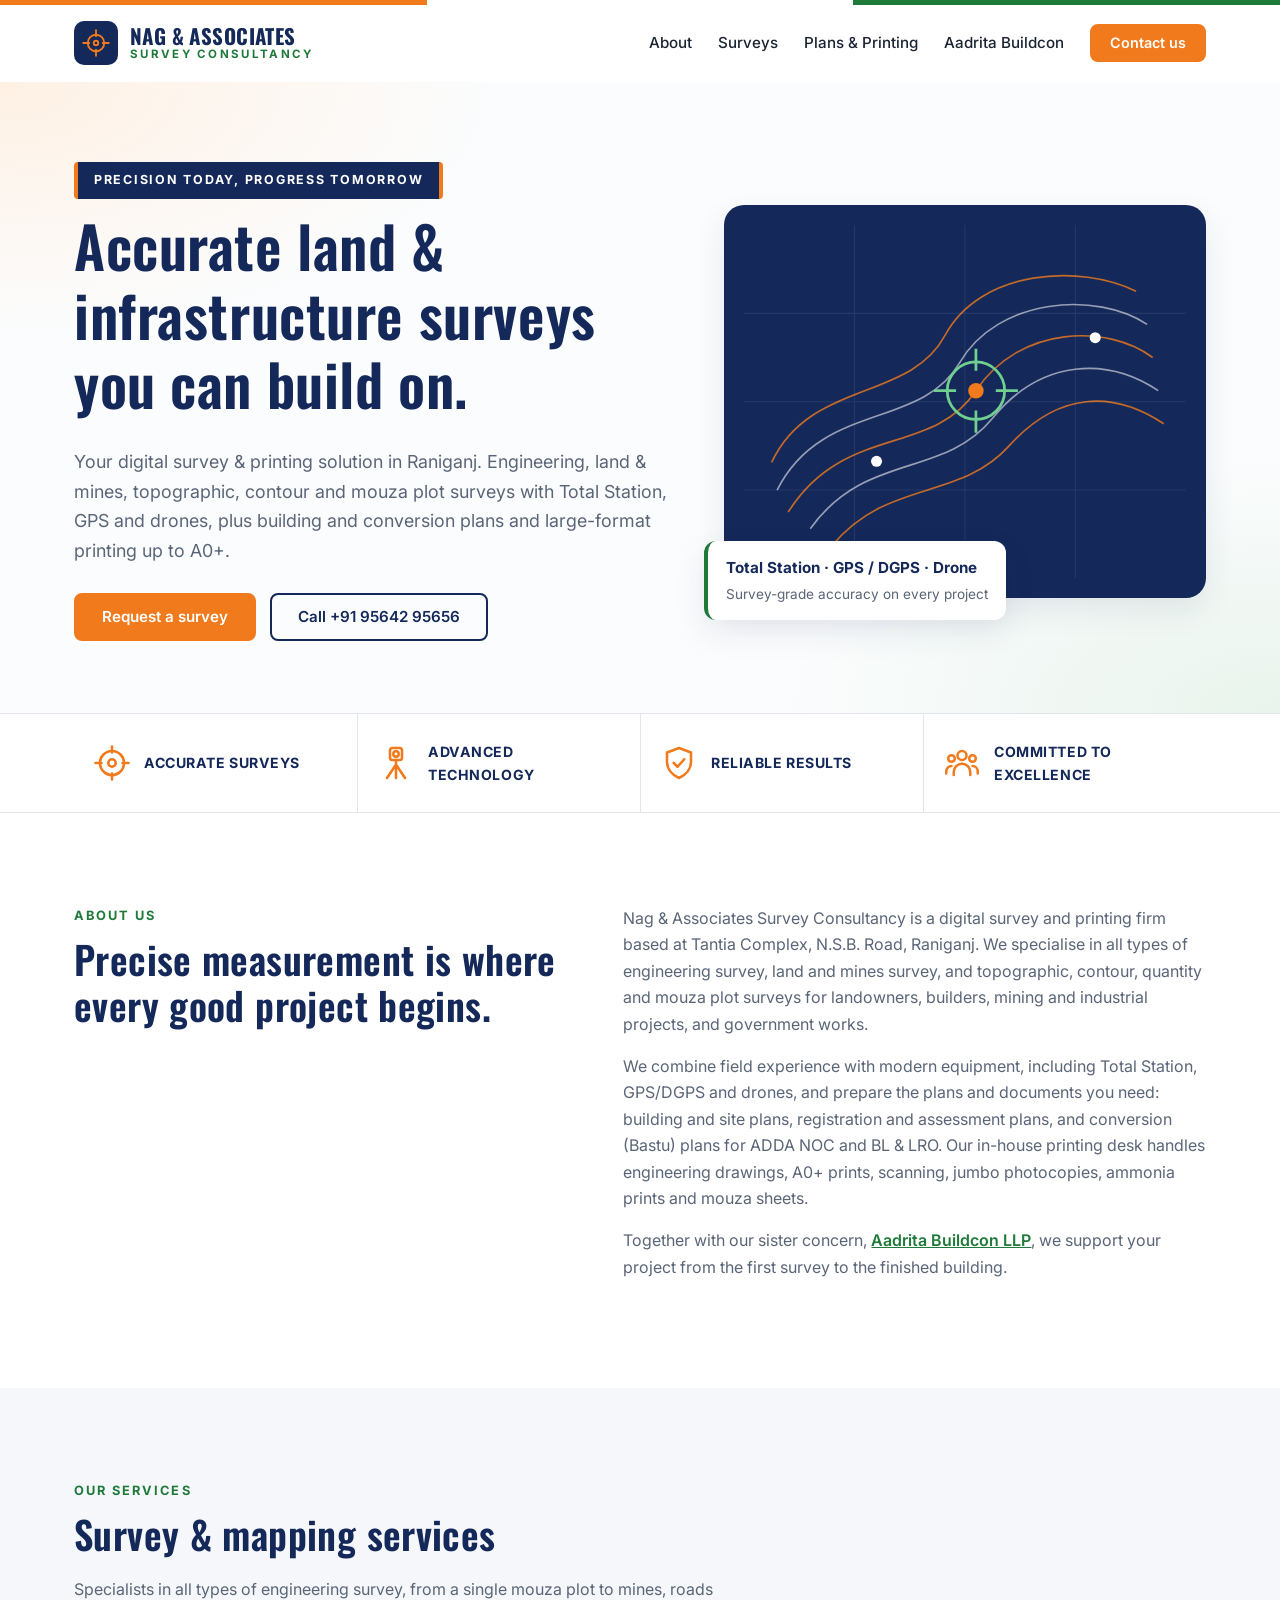
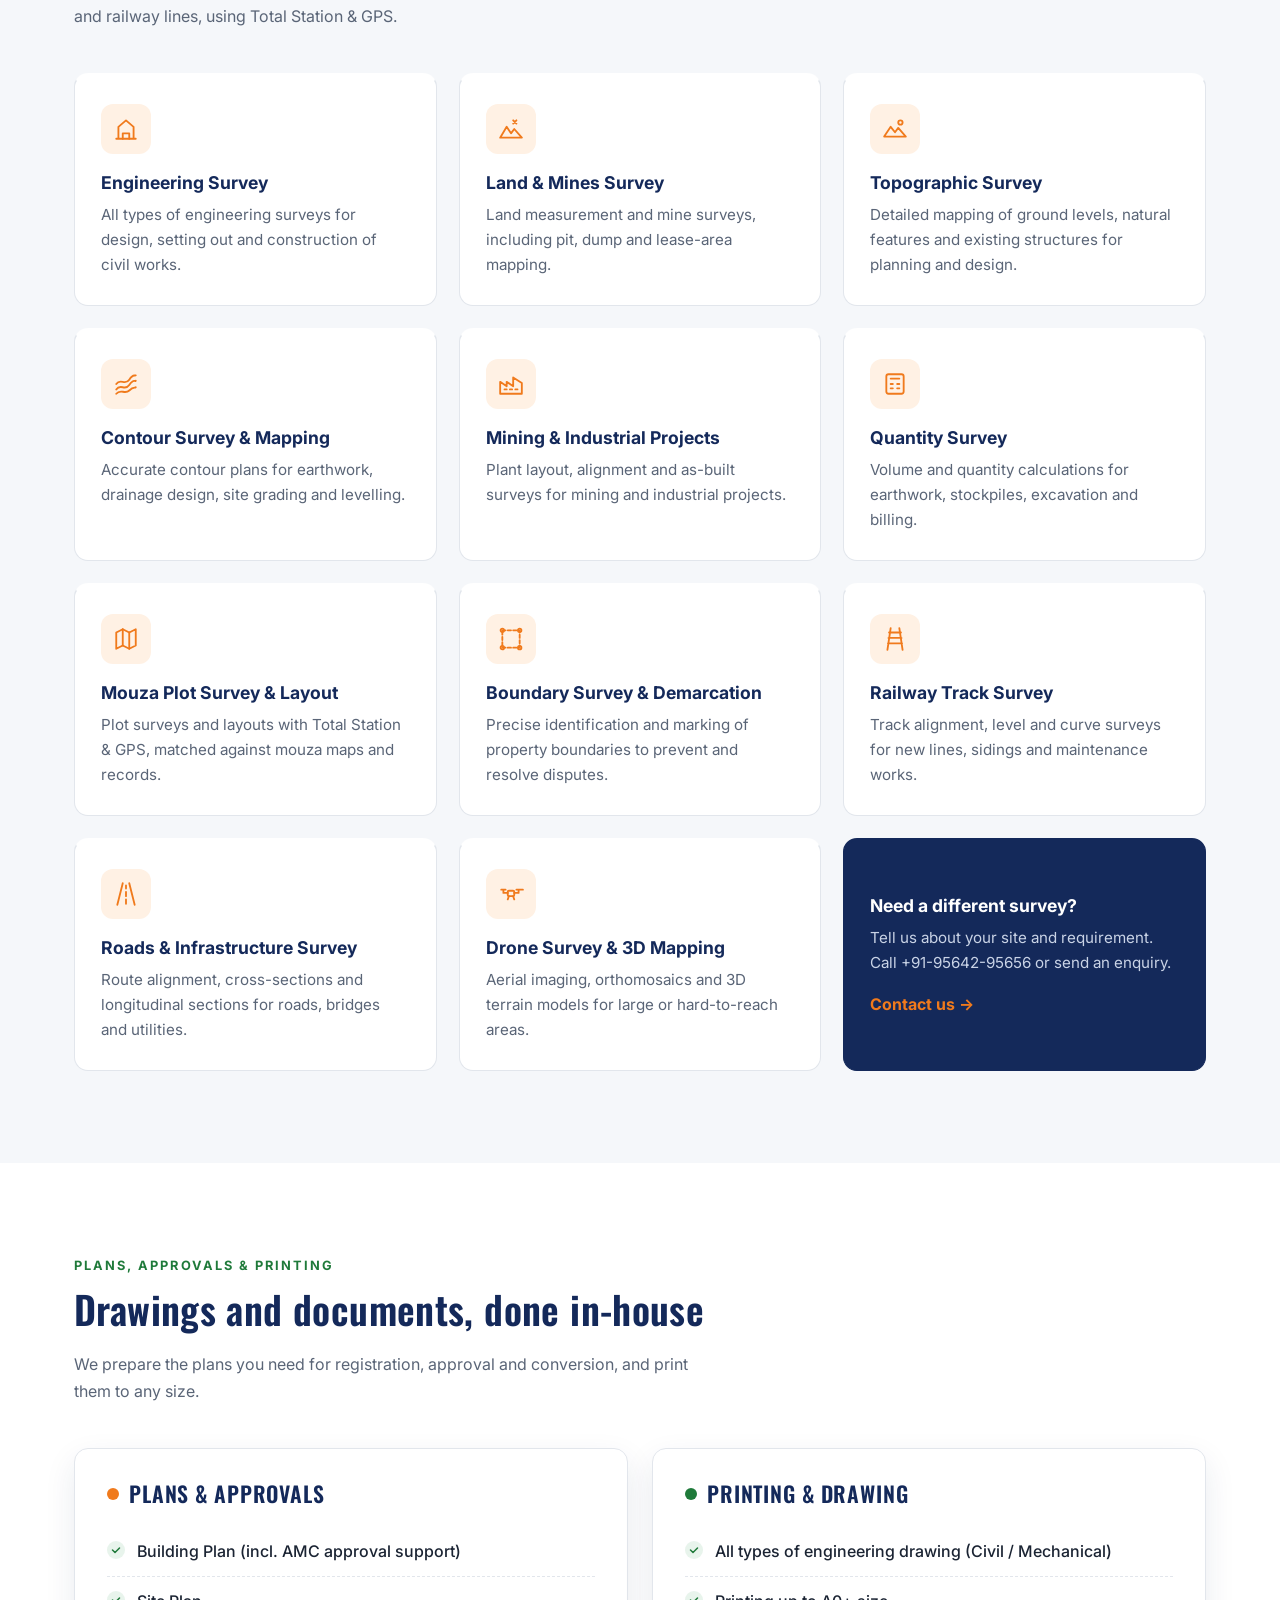
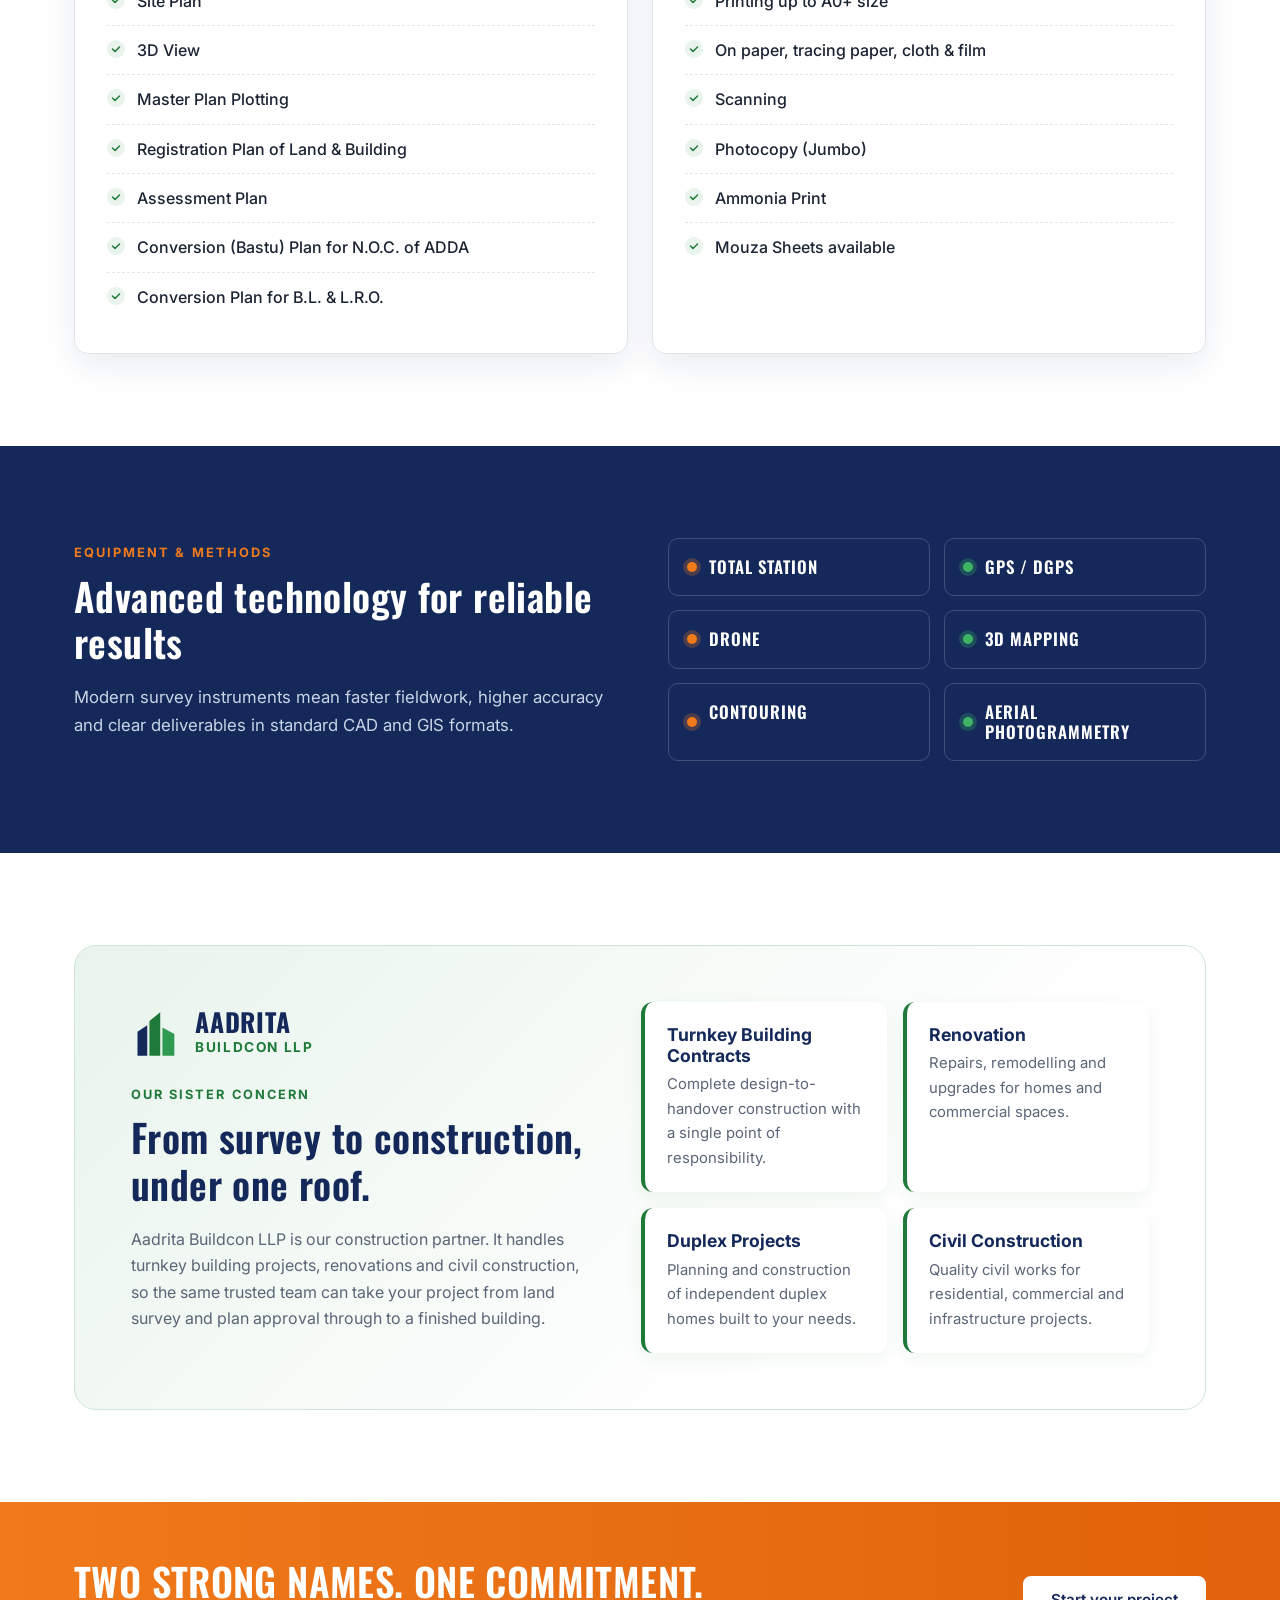
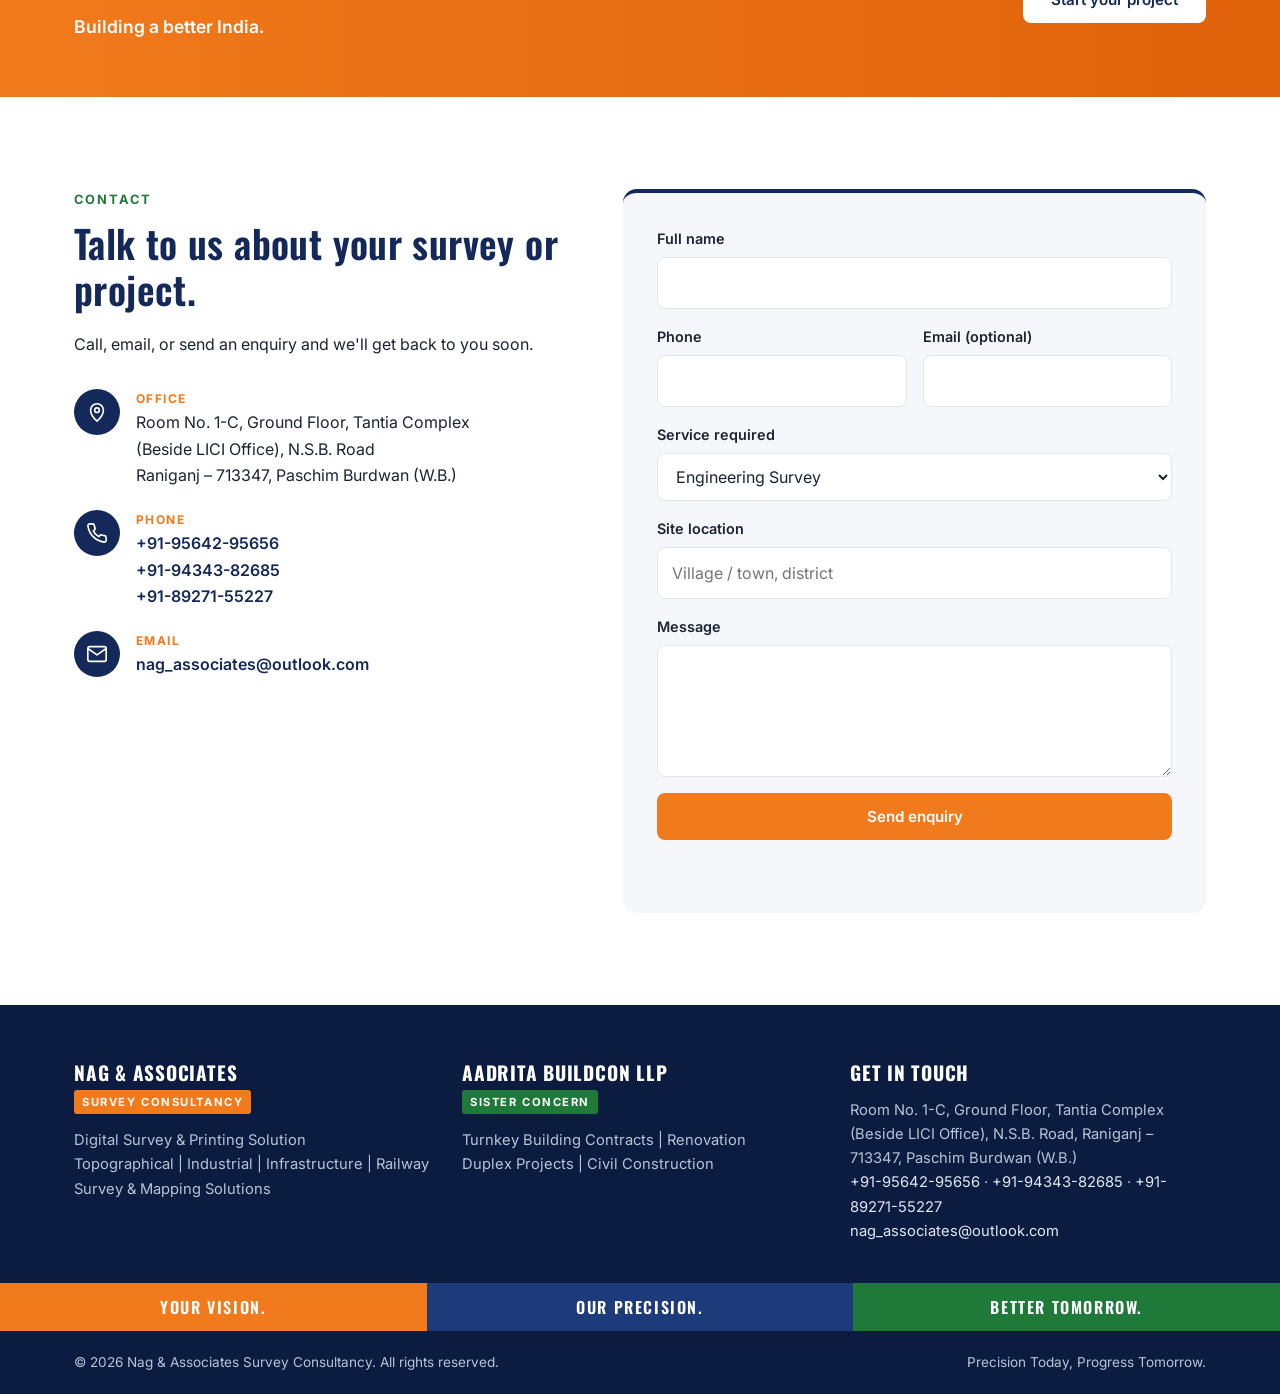
<file: demo/nag-associates-demo.html>
<!doctype html>
<html lang="en">
<head>
  <meta charset="utf-8">
  <meta name="viewport" content="width=device-width, initial-scale=1">
  <title>Nag &amp; Associates Survey Consultancy | Raniganj, West Bengal</title>
  <meta name="description" content="Nag & Associates Survey Consultancy, Raniganj – digital survey & printing solution: engineering, land & mines, topographic, contour, mouza plot and drone surveys with Total Station & GPS; building, site and conversion plans for ADDA NOC; A0+ printing. Sister concern: Aadrita Buildcon LLP.">
  <link rel="icon" href="data:image/svg+xml,%3Csvg%20xmlns%3D%22http%3A//www.w3.org/2000/svg%22%20viewBox%3D%220%200%2064%2064%22%3E%3Crect%20width%3D%2264%22%20height%3D%2264%22%20rx%3D%2214%22%20fill%3D%22%2314295a%22/%3E%3Cg%20fill%3D%22none%22%20stroke%3D%22%23f07a1c%22%20stroke-width%3D%224%22%20stroke-linecap%3D%22round%22%3E%3Ccircle%20cx%3D%2232%22%20cy%3D%2232%22%20r%3D%2216%22/%3E%3Ccircle%20cx%3D%2232%22%20cy%3D%2232%22%20r%3D%224%22/%3E%3Cpath%20d%3D%22M32%208v12M32%2044v12M8%2032h12M44%2032h12%22/%3E%3C/g%3E%3C/svg%3E" type="image/svg+xml">
  <link rel="preconnect" href="https://fonts.googleapis.com">
  <link rel="preconnect" href="https://fonts.gstatic.com" crossorigin>
  <link href="https://fonts.googleapis.com/css2?family=Oswald:wght@500;600;700&family=Inter:wght@400;500;600;700&display=swap" rel="stylesheet">
  <style>
/* ========== Tokens ========== */
:root {
  --navy: #14295a;
  --navy-deep: #0c1c40;
  --saffron: #f07a1c;
  --saffron-soft: #fff1e4;
  --green: #1f7a3a;
  --green-soft: #e8f4ec;
  --ink: #1b2433;
  --muted: #5a6577;
  --line: #e2e6ec;
  --bg: #ffffff;
  --bg-alt: #f5f7fa;
  --radius: 14px;
  --shadow: 0 12px 32px rgba(20, 41, 90, 0.09);
  --max: 1180px;
  --font-sans: "Inter", system-ui, -apple-system, "Segoe UI", Roboto, sans-serif;
  --font-head: "Oswald", "Arial Narrow", Impact, sans-serif;
}

/* ========== Base ========== */
*, *::before, *::after { box-sizing: border-box; }
html { scroll-behavior: smooth; scroll-padding-top: 84px; }
body {
  margin: 0; font-family: var(--font-sans); font-size: 16px; line-height: 1.65;
  color: var(--ink); background: var(--bg); -webkit-font-smoothing: antialiased;
}
img, svg { display: block; max-width: 100%; }
a { color: var(--navy); }
h1, h2, h3 { color: var(--navy); line-height: 1.2; margin: 0 0 .5em; }
h1, h2 { font-family: var(--font-head); font-weight: 600; letter-spacing: .01em; }
h1 { font-size: clamp(2.3rem, 4.6vw, 3.6rem); }
h2 { font-size: clamp(1.8rem, 3vw, 2.5rem); }
h3 { font-size: 1.1rem; font-weight: 700; }
p { margin: 0 0 1em; }

.container { width: 100%; max-width: var(--max); margin: 0 auto; padding: 0 24px; }
.skip-link { position: absolute; left: -999px; top: 8px; background: var(--navy); color: #fff; padding: 8px 14px; border-radius: 6px; z-index: 100; }
.skip-link:focus { left: 8px; }
:focus-visible { outline: 3px solid var(--saffron); outline-offset: 2px; }

.tricolor { display: flex; height: 5px; }
.tricolor span { flex: 1; }
.tricolor span:nth-child(1) { background: var(--saffron); }
.tricolor span:nth-child(2) { background: #fff; }
.tricolor span:nth-child(3) { background: var(--green); }

.eyebrow {
  font-size: .8rem; font-weight: 700; letter-spacing: .16em; text-transform: uppercase;
  color: var(--green); margin-bottom: .75em;
}

/* ========== Buttons ========== */
.btn {
  display: inline-flex; align-items: center; justify-content: center; gap: 8px;
  padding: 14px 26px; border-radius: 8px; border: 2px solid var(--saffron);
  background: var(--saffron); color: #fff; font: 600 .95rem/1 var(--font-sans);
  text-decoration: none; cursor: pointer; transition: background .2s, color .2s, transform .2s, border-color .2s;
}
.btn:hover { background: #d9650b; border-color: #d9650b; transform: translateY(-1px); }
.btn-ghost { background: transparent; color: var(--navy); border-color: var(--navy); }
.btn-ghost:hover { background: var(--navy); border-color: var(--navy); color: #fff; }
.btn-light { background: #fff; color: var(--navy); border-color: #fff; }
.btn-light:hover { background: var(--saffron-soft); border-color: var(--saffron-soft); color: var(--navy); }
.btn-small { padding: 10px 18px; font-size: .9rem; }
.btn-block { width: 100%; }

/* ========== Header ========== */
.site-header {
  position: sticky; top: 0; z-index: 50; background: rgba(255, 255, 255, .95);
  backdrop-filter: blur(10px); border-bottom: 1px solid transparent; transition: border-color .2s, box-shadow .2s;
}
.site-header.scrolled { border-color: var(--line); box-shadow: 0 4px 18px rgba(20, 41, 90, .07); }
.header-inner { display: flex; align-items: center; justify-content: space-between; height: 76px; }
.brand { display: flex; align-items: center; gap: 12px; text-decoration: none; }
.brand-mark { width: 44px; height: 44px; border-radius: 10px; background: var(--navy); display: grid; place-items: center; flex-shrink: 0; }
.brand-mark svg { width: 30px; height: 30px; fill: none; stroke: var(--saffron); stroke-width: 2.5; stroke-linecap: round; }
.brand-text { display: flex; flex-direction: column; line-height: 1.1; }
.brand-text strong { font: 700 1.3rem/1.1 var(--font-head); color: var(--navy); text-transform: uppercase; letter-spacing: .02em; }
.brand-text small { font-size: .72rem; font-weight: 700; letter-spacing: .2em; text-transform: uppercase; color: var(--green); }

.site-nav { display: flex; align-items: center; gap: 26px; }
.site-nav a:not(.btn) { text-decoration: none; color: var(--ink); font-weight: 500; font-size: .95rem; }
.site-nav a:not(.btn):hover { color: var(--saffron); }

.nav-toggle { display: none; background: none; border: 0; padding: 8px; cursor: pointer; }
.nav-toggle span { display: block; width: 24px; height: 2px; background: var(--navy); margin: 5px 0; transition: transform .25s, opacity .25s; }
.nav-toggle[aria-expanded="true"] span:nth-child(1) { transform: translateY(7px) rotate(45deg); }
.nav-toggle[aria-expanded="true"] span:nth-child(2) { opacity: 0; }
.nav-toggle[aria-expanded="true"] span:nth-child(3) { transform: translateY(-7px) rotate(-45deg); }

/* ========== Hero ========== */
.hero {
  background:
    radial-gradient(700px 360px at 0% 0%, var(--saffron-soft), transparent 70%),
    radial-gradient(700px 360px at 100% 100%, var(--green-soft), transparent 70%),
    #fbfcfd;
  padding: 80px 0 72px;
}
.hero-inner { display: grid; grid-template-columns: 1.25fr 1fr; gap: 48px; align-items: center; }
.tagline-pill {
  display: inline-block; background: var(--navy); color: #fff; font-size: .78rem; font-weight: 700;
  letter-spacing: .14em; text-transform: uppercase; padding: 8px 16px; border-radius: 4px;
  border-left: 4px solid var(--saffron); border-right: 4px solid var(--saffron);
}
.lead { font-size: 1.12rem; color: var(--muted); max-width: 36em; }
.hero-actions { display: flex; gap: 14px; flex-wrap: wrap; margin-top: 28px; }

.hero-visual { position: relative; background: var(--navy); border-radius: 20px; padding: 20px; box-shadow: var(--shadow); }
.contour-art { width: 100%; height: auto; }
.contour-art g:first-child path { stroke: rgba(255, 255, 255, .55); }
.contour-art g:first-child path:nth-child(odd) { stroke: rgba(240, 122, 28, .8); }
.contour-art .grid path { stroke: rgba(255, 255, 255, .08); }
.contour-art .pins circle { fill: #fff; }
.contour-art .pins circle:first-child { fill: var(--saffron); }
.contour-art .crosshair { stroke: #6fd08f; }
.hero-badge {
  position: absolute; left: -20px; bottom: -22px; background: #fff; border-radius: 12px;
  padding: 14px 18px; box-shadow: var(--shadow); border-left: 4px solid var(--green);
}
.hero-badge strong { display: block; color: var(--navy); font-size: .95rem; }
.hero-badge span { color: var(--muted); font-size: .85rem; }

/* ========== Values strip ========== */
.values { border-top: 1px solid var(--line); border-bottom: 1px solid var(--line); background: #fff; }
.values-grid { display: grid; grid-template-columns: repeat(4, 1fr); }
.value { display: flex; align-items: center; gap: 14px; padding: 26px 20px; font-weight: 700; color: var(--navy); text-transform: uppercase; font-size: .88rem; letter-spacing: .04em; }
.value + .value { border-left: 1px solid var(--line); }
.value svg { width: 36px; height: 36px; flex-shrink: 0; fill: none; stroke: var(--saffron); stroke-width: 1.7; stroke-linecap: round; stroke-linejoin: round; }

/* ========== Sections ========== */
.section { padding: 92px 0; }
.section-alt { background: var(--bg-alt); }
.section-head { max-width: 640px; margin-bottom: 44px; }
.section-head p:last-child { color: var(--muted); }
.split { display: grid; grid-template-columns: 1fr 1.2fr; gap: 64px; align-items: start; }
.prose p { color: var(--muted); }
.prose a { color: var(--green); font-weight: 600; }

/* Cards */
.cards { display: grid; grid-template-columns: repeat(3, 1fr); gap: 22px; }
.card {
  background: #fff; border: 1px solid var(--line); border-radius: var(--radius); padding: 28px 26px;
  transition: transform .25s, box-shadow .25s, border-color .25s; border-top: 3px solid transparent;
}
.card:hover { transform: translateY(-4px); box-shadow: var(--shadow); border-top-color: var(--saffron); }
.card p { color: var(--muted); margin: 0; font-size: .95rem; }
.card-icon { width: 50px; height: 50px; border-radius: 12px; background: var(--saffron-soft); display: grid; place-items: center; margin-bottom: 18px; }
.card-icon svg { width: 26px; height: 26px; fill: none; stroke: var(--saffron); stroke-width: 1.7; stroke-linecap: round; stroke-linejoin: round; }

/* Technology */
.tech { background: var(--navy); color: #c9d3e6; }
.tech h2 { color: #fff; }
.tech .eyebrow { color: var(--saffron); }
.tech-inner { display: grid; grid-template-columns: 1fr 1fr; gap: 56px; align-items: center; }
.tech-lead { font-size: 1.05rem; }
.tech-list { list-style: none; margin: 0; padding: 0; display: grid; grid-template-columns: repeat(2, 1fr); gap: 14px; }
.tech-list li {
  border: 1px solid rgba(255, 255, 255, .18); border-radius: 10px; padding: 18px 20px;
  color: #fff; font: 600 1.05rem/1.2 var(--font-head); text-transform: uppercase; letter-spacing: .06em;
  position: relative; padding-left: 40px;
}
.tech-list li::before { content: ""; position: absolute; left: 18px; top: 50%; width: 10px; height: 10px; margin-top: -5px; border-radius: 50%; background: var(--saffron); box-shadow: 0 0 0 4px rgba(240, 122, 28, .25); }
.tech-list li:nth-child(even)::before { background: #3fb466; box-shadow: 0 0 0 4px rgba(63, 180, 102, .25); }

/* Sister concern */
.sister {
  display: grid; grid-template-columns: 1fr 1.1fr; gap: 48px; align-items: center;
  background: linear-gradient(135deg, var(--green-soft), #fff 70%); border: 1px solid #cfe5d6;
  border-radius: 22px; padding: 56px;
}
.sister-head > p:last-child { color: var(--muted); }
.aadrita-logo { display: flex; align-items: center; gap: 12px; margin-bottom: 24px; }
.aadrita-logo svg { width: 52px; height: 52px; }
.aadrita-logo .b1 { fill: var(--navy); }
.aadrita-logo .b2 { fill: var(--green); }
.aadrita-logo .b3 { fill: #2f9a52; }
.aadrita-logo strong { display: block; font: 700 1.6rem/1 var(--font-head); color: var(--navy); text-transform: uppercase; letter-spacing: .03em; }
.aadrita-logo span { display: block; font-weight: 700; color: var(--green); text-transform: uppercase; letter-spacing: .12em; font-size: .85rem; margin-top: 2px; }
.sister-services { display: grid; grid-template-columns: 1fr 1fr; gap: 16px; }
.sister-services article { background: #fff; border-radius: 12px; padding: 22px; border-left: 4px solid var(--green); box-shadow: 0 6px 18px rgba(31, 122, 58, .07); }
.sister-services h3 { margin-bottom: .35em; }
.sister-services p { margin: 0; color: var(--muted); font-size: .93rem; }

/* CTA band */
.cta-band { background: linear-gradient(90deg, var(--saffron), #e0620a); padding: 56px 0; }
.cta-inner { display: flex; align-items: center; justify-content: space-between; gap: 24px; flex-wrap: wrap; }
.cta-band h2 { color: #fff; margin: 0 0 .2em; text-transform: uppercase; }
.cta-band p { color: #fff; margin: 0; font-weight: 600; font-size: 1.1rem; }

/* Contact */
.contact-list { list-style: none; padding: 0; margin: 32px 0 0; display: grid; gap: 22px; }
.contact-list li { display: flex; gap: 16px; align-items: flex-start; }
.c-icon { width: 46px; height: 46px; border-radius: 50%; background: var(--navy); display: grid; place-items: center; flex-shrink: 0; }
.c-icon svg { width: 22px; height: 22px; fill: none; stroke: #fff; stroke-width: 1.8; stroke-linecap: round; stroke-linejoin: round; }
.contact-list .label { display: block; font-size: .75rem; font-weight: 700; letter-spacing: .12em; text-transform: uppercase; color: var(--saffron); }
.contact-list a { text-decoration: none; font-weight: 600; word-break: break-word; }

.contact-form { background: var(--bg-alt); border-radius: var(--radius); padding: 34px; display: grid; gap: 16px; border-top: 4px solid var(--navy); }
.field { display: grid; gap: 6px; }
.field-row { display: grid; grid-template-columns: 1fr 1fr; gap: 16px; }
.field label { font-weight: 600; font-size: .9rem; }
.field input, .field select, .field textarea {
  width: 100%; font: inherit; color: var(--ink); background: #fff;
  border: 1px solid var(--line); border-radius: 8px; padding: 12px 14px; transition: border-color .2s, box-shadow .2s;
}
.field input:focus, .field select:focus, .field textarea:focus { outline: none; border-color: var(--saffron); box-shadow: 0 0 0 3px rgba(240, 122, 28, .2); }
.field.invalid input, .field.invalid textarea { border-color: #c0392b; }
.form-status { margin: 0; font-size: .95rem; min-height: 1.5em; }
.form-status.ok { color: var(--green); }
.form-status.err { color: #c0392b; }

/* Footer */
.site-footer { background: var(--navy-deep); color: #b8c3d8; padding-top: 56px; }
.footer-brands { display: grid; grid-template-columns: repeat(3, 1fr); gap: 32px; padding-bottom: 40px; }
.f-brand strong { display: block; font: 700 1.2rem/1.2 var(--font-head); color: #fff; text-transform: uppercase; letter-spacing: .04em; }
.f-sub { display: inline-block; margin-top: 6px; background: var(--saffron); color: #fff; font-size: .7rem; font-weight: 700; letter-spacing: .14em; text-transform: uppercase; padding: 3px 8px; border-radius: 3px; }
.f-sub.green { background: var(--green); }
.f-brand p { margin: 14px 0 0; font-size: .92rem; }
.f-brand a { color: #e2e8f3; text-decoration: none; }
.f-brand a:hover { color: var(--saffron); }
.footer-motto { display: grid; grid-template-columns: repeat(3, 1fr); text-align: center; color: #fff; font: 600 1rem/1 var(--font-head); text-transform: uppercase; letter-spacing: .1em; }
.footer-motto span { padding: 16px 8px; }
.footer-motto span:nth-child(1) { background: var(--saffron); }
.footer-motto span:nth-child(2) { background: #1d3a7a; }
.footer-motto span:nth-child(3) { background: var(--green); }
.footer-bottom { padding-top: 20px; padding-bottom: 20px; display: flex; justify-content: space-between; gap: 16px; flex-wrap: wrap; font-size: .85rem; }
.footer-bottom p { margin: 0; }

/* Reveal on scroll */
.reveal { opacity: 0; transform: translateY(18px); transition: opacity .6s ease, transform .6s ease; }
.reveal.visible { opacity: 1; transform: none; }
@media (prefers-reduced-motion: reduce) {
  html { scroll-behavior: auto; }
  .reveal { opacity: 1; transform: none; transition: none; }
  * { transition: none !important; }
}

/* ========== Responsive ========== */
@media (max-width: 1020px) {
  .site-nav { gap: 18px; }
  .site-nav a:not(.btn) { font-size: .9rem; }
}
@media (max-width: 960px) {
  .hero-inner, .split, .tech-inner, .sister { grid-template-columns: 1fr; gap: 40px; }
  .hero-visual { max-width: 520px; }
  .hero-badge { left: 16px; }
  .cards { grid-template-columns: repeat(2, 1fr); }
  .values-grid { grid-template-columns: repeat(2, 1fr); }
  .value:nth-child(3) { border-left: 0; }
  .value:nth-child(n+3) { border-top: 1px solid var(--line); }
  .sister { padding: 40px; }
  .footer-brands { grid-template-columns: 1fr 1fr; }
}
@media (max-width: 860px) {
  .nav-toggle { display: block; }
  .site-nav {
    position: absolute; top: 76px; left: 0; right: 0; flex-direction: column; align-items: stretch; gap: 0;
    background: #fff; border-bottom: 1px solid var(--line); padding: 8px 16px 20px;
    box-shadow: 0 12px 24px rgba(20, 41, 90, .08); display: none;
  }
  .site-nav.open { display: flex; }
  .site-nav a:not(.btn) { padding: 14px 4px; border-bottom: 1px solid var(--line); font-size: 1rem; }
  .site-nav .btn { margin-top: 16px; }
}
@media (max-width: 600px) {
  .container { padding: 0 16px; }
  .brand-text strong { font-size: 1.1rem; }
  .brand-text small { font-size: .65rem; letter-spacing: .14em; }
  .hero { padding: 56px 0 64px; }
  .section { padding: 64px 0; }
  .cards, .sister-services, .tech-list, .field-row, .footer-brands { grid-template-columns: 1fr; }
  .value { padding: 18px 10px; gap: 10px; font-size: .78rem; }
  .value svg { width: 28px; height: 28px; }
  .sister { padding: 28px 20px; }
  .contact-form { padding: 22px; }
  .hero-actions .btn { flex: 1 1 100%; }
  .footer-motto { font-size: .8rem; letter-spacing: .05em; }
}

/* ========== Survey CTA card ========== */
.card-cta { background: var(--navy); border-color: var(--navy); text-decoration: none; display: flex; flex-direction: column; justify-content: center; }
.card-cta h3 { color: #fff; }
.card-cta p { color: #c9d3e6; }
.card-cta-link { margin-top: 16px; color: var(--saffron); font-weight: 700; }

/* ========== Plans & printing panels ========== */
.panels { display: grid; grid-template-columns: 1fr 1fr; gap: 24px; }
.panel { border: 1px solid var(--line); border-radius: var(--radius); padding: 32px; background: #fff; box-shadow: var(--shadow); }
.panel-title { display: flex; align-items: center; gap: 10px; font: 600 1.35rem/1.2 var(--font-head); text-transform: uppercase; letter-spacing: .04em; margin-bottom: 20px; }
.dot { width: 12px; height: 12px; border-radius: 50%; flex-shrink: 0; }
.dot-saffron { background: var(--saffron); }
.dot-green { background: var(--green); }
.ticks { list-style: none; margin: 0; padding: 0; display: grid; gap: 0; }
.ticks li { position: relative; padding: 11px 0 11px 30px; border-bottom: 1px dashed var(--line); font-weight: 500; }
.ticks li:last-child { border-bottom: 0; }
.ticks li::before {
  content: ""; position: absolute; left: 0; top: 14px; width: 18px; height: 18px; border-radius: 50%;
  background: var(--green-soft) url("data:image/svg+xml,%3Csvg xmlns='http://www.w3.org/2000/svg' viewBox='0 0 24 24' fill='none' stroke='%231f7a3a' stroke-width='3' stroke-linecap='round' stroke-linejoin='round'%3E%3Cpath d='M5 12l5 5 9-9'/%3E%3C/svg%3E") center/12px no-repeat;
}
@media (max-width: 760px) {
  .panels { grid-template-columns: 1fr; }
  .panel { padding: 24px 20px; }
}

</style>
</head>
<body>
  <a class="skip-link" href="#main">Skip to content</a>

  <div class="tricolor" aria-hidden="true"><span></span><span></span><span></span></div>

  <header class="site-header" id="top">
    <div class="container header-inner">
      <a href="#top" class="brand" aria-label="Nag & Associates Survey Consultancy home">
        <span class="brand-mark" aria-hidden="true">
          <svg viewBox="0 0 40 40"><circle cx="20" cy="20" r="11"/><circle cx="20" cy="20" r="3"/><path d="M20 3v8M20 29v8M3 20h8M29 20h8"/></svg>
        </span>
        <span class="brand-text">
          <strong>Nag &amp; Associates</strong>
          <small>Survey Consultancy</small>
        </span>
      </a>
      <button class="nav-toggle" aria-expanded="false" aria-controls="site-nav" aria-label="Open menu">
        <span></span><span></span><span></span>
      </button>
      <nav class="site-nav" id="site-nav" aria-label="Primary">
        <a href="#about">About</a>
        <a href="#services">Surveys</a>
        <a href="#plans">Plans &amp; Printing</a>
        <a href="#aadrita">Aadrita Buildcon</a>
        <a href="#contact" class="btn btn-small">Contact us</a>
      </nav>
    </div>
  </header>

  <main id="main">
    <!-- HERO -->
    <section class="hero">
      <div class="container hero-inner">
        <div class="hero-copy">
          <p class="tagline-pill">Precision Today, Progress Tomorrow</p>
          <h1>Accurate land &amp; infrastructure surveys you can build on.</h1>
          <p class="lead">Your digital survey &amp; printing solution in Raniganj. Engineering, land &amp; mines, topographic, contour and mouza plot surveys with Total Station, GPS and drones, plus building and conversion plans and large-format printing up to A0+.</p>
          <div class="hero-actions">
            <a href="#contact" class="btn">Request a survey</a>
            <a href="tel:+919564295656" class="btn btn-ghost">Call +91 95642 95656</a>
          </div>
        </div>
        <div class="hero-visual" aria-hidden="true">
          <svg viewBox="0 0 400 320" class="contour-art">
            <g fill="none" stroke-width="1.5">
              <path d="M40 260 C 90 180, 170 210, 210 150 S 330 90, 370 120" />
              <path d="M60 275 C 110 205, 180 230, 225 175 S 330 120, 375 150" />
              <path d="M80 290 C 130 230, 195 250, 240 200 S 335 150, 380 180" />
              <path d="M30 240 C 70 160, 160 185, 195 125 S 320 60, 365 90" />
              <path d="M25 215 C 60 140, 150 160, 182 100 S 305 35, 355 60" />
            </g>
            <g class="grid" stroke-width="1">
              <path d="M0 80H400M0 160H400M0 240H400M100 0V320M200 0V320M300 0V320"/>
            </g>
            <g class="pins">
              <circle cx="210" cy="150" r="7"/><circle cx="120" cy="214" r="5"/><circle cx="318" cy="102" r="5"/>
            </g>
            <g class="crosshair" fill="none" stroke-width="2.5">
              <circle cx="210" cy="150" r="26"/>
              <path d="M210 112v20M210 168v20M172 150h20M228 150h20"/>
            </g>
          </svg>
          <div class="hero-badge">
            <strong>Total Station · GPS / DGPS · Drone</strong>
            <span>Survey-grade accuracy on every project</span>
          </div>
        </div>
      </div>
    </section>

    <!-- VALUES -->
    <section class="values" aria-label="Why choose us">
      <div class="container values-grid">
        <div class="value">
          <svg viewBox="0 0 24 24" aria-hidden="true"><circle cx="12" cy="12" r="8"/><circle cx="12" cy="12" r="2.5"/><path d="M12 1v4M12 19v4M1 12h4M19 12h4"/></svg>
          <span>Accurate Surveys</span>
        </div>
        <div class="value">
          <svg viewBox="0 0 24 24" aria-hidden="true"><rect x="8" y="2" width="8" height="8" rx="1.5"/><circle cx="12" cy="6" r="1.8"/><path d="M12 10v3M12 13l-6 9M12 13l6 9M12 13v9"/></svg>
          <span>Advanced Technology</span>
        </div>
        <div class="value">
          <svg viewBox="0 0 24 24" aria-hidden="true"><path d="M12 2l8 3v6c0 5-3.5 9-8 11-4.5-2-8-6-8-11V5z"/><path d="M8.5 12l2.5 2.5 4.5-5"/></svg>
          <span>Reliable Results</span>
        </div>
        <div class="value">
          <svg viewBox="0 0 24 24" aria-hidden="true"><circle cx="12" cy="7" r="3"/><circle cx="5" cy="9" r="2.2"/><circle cx="19" cy="9" r="2.2"/><path d="M6.5 20v-2a5.5 5.5 0 0 1 11 0v2M1.5 19v-1.5A3.5 3.5 0 0 1 5 14M22.5 19v-1.5A3.5 3.5 0 0 0 19 14"/></svg>
          <span>Committed to Excellence</span>
        </div>
      </div>
    </section>

    <!-- ABOUT -->
    <section class="section" id="about">
      <div class="container split">
        <div>
          <p class="eyebrow">About us</p>
          <h2>Precise measurement is where every good project begins.</h2>
        </div>
        <div class="prose">
          <p>Nag &amp; Associates Survey Consultancy is a digital survey and printing firm based at Tantia Complex, N.S.B. Road, Raniganj. We specialise in all types of engineering survey, land and mines survey, and topographic, contour, quantity and mouza plot surveys for landowners, builders, mining and industrial projects, and government works.</p>
          <p>We combine field experience with modern equipment, including Total Station, GPS/DGPS and drones, and prepare the plans and documents you need: building and site plans, registration and assessment plans, and conversion (Bastu) plans for ADDA NOC and BL &amp; LRO. Our in-house printing desk handles engineering drawings, A0+ prints, scanning, jumbo photocopies, ammonia prints and mouza sheets.</p>
          <p>Together with our sister concern, <a href="#aadrita">Aadrita Buildcon LLP</a>, we support your project from the first survey to the finished building.</p>
        </div>
      </div>
    </section>

    <!-- SURVEY SERVICES -->
    <section class="section section-alt" id="services">
      <div class="container">
        <div class="section-head">
          <p class="eyebrow">Our services</p>
          <h2>Survey &amp; mapping services</h2>
          <p>Specialists in all types of engineering survey, from a single mouza plot to mines, roads and railway lines, using Total Station &amp; GPS.</p>
        </div>
        <div class="cards">
          <article class="card">
            <div class="card-icon" aria-hidden="true"><svg viewBox="0 0 24 24"><path d="M3 21h18M5 21V10l7-6 7 6v11"/><path d="M9 21v-5h6v5"/></svg></div>
            <h3>Engineering Survey</h3>
            <p>All types of engineering surveys for design, setting out and construction of civil works.</p>
          </article>
          <article class="card">
            <div class="card-icon" aria-hidden="true"><svg viewBox="0 0 24 24"><path d="M2 20l6-10 4 6 3-4 7 8z"/><path d="M14 4l3 3M17 4l-3 3"/></svg></div>
            <h3>Land &amp; Mines Survey</h3>
            <p>Land measurement and mine surveys, including pit, dump and lease-area mapping.</p>
          </article>
          <article class="card">
            <div class="card-icon" aria-hidden="true"><svg viewBox="0 0 24 24"><path d="M2 19l6-9 4 5 3-4 7 8z"/><circle cx="17" cy="6" r="2"/></svg></div>
            <h3>Topographic Survey</h3>
            <p>Detailed mapping of ground levels, natural features and existing structures for planning and design.</p>
          </article>
          <article class="card">
            <div class="card-icon" aria-hidden="true"><svg viewBox="0 0 24 24"><path d="M3 17c4-6 8 2 12-4s5-3 6-4M3 12c4-6 8 2 12-4s5-3 6-4M3 21c4-5 8 1 12-3s5-2 6-3"/></svg></div>
            <h3>Contour Survey &amp; Mapping</h3>
            <p>Accurate contour plans for earthwork, drainage design, site grading and levelling.</p>
          </article>
          <article class="card">
            <div class="card-icon" aria-hidden="true"><svg viewBox="0 0 24 24"><path d="M2 21V10l6 4V10l6 4V6l8 5v10z"/><path d="M6 17h2M11 17h2M16 17h2"/></svg></div>
            <h3>Mining &amp; Industrial Projects</h3>
            <p>Plant layout, alignment and as-built surveys for mining and industrial projects.</p>
          </article>
          <article class="card">
            <div class="card-icon" aria-hidden="true"><svg viewBox="0 0 24 24"><rect x="4" y="3" width="16" height="18" rx="2"/><path d="M8 7h8M8 12h2M14 12h2M8 16h2M14 16h2"/></svg></div>
            <h3>Quantity Survey</h3>
            <p>Volume and quantity calculations for earthwork, stockpiles, excavation and billing.</p>
          </article>
          <article class="card">
            <div class="card-icon" aria-hidden="true"><svg viewBox="0 0 24 24"><path d="M3 6l6-3 6 3 6-3v15l-6 3-6-3-6 3z"/><path d="M9 3v15M15 6v15"/></svg></div>
            <h3>Mouza Plot Survey &amp; Layout</h3>
            <p>Plot surveys and layouts with Total Station &amp; GPS, matched against mouza maps and records.</p>
          </article>
          <article class="card">
            <div class="card-icon" aria-hidden="true"><svg viewBox="0 0 24 24"><path d="M4 4h16v16H4z" stroke-dasharray="3 2"/><circle cx="4" cy="4" r="1.6"/><circle cx="20" cy="4" r="1.6"/><circle cx="20" cy="20" r="1.6"/><circle cx="4" cy="20" r="1.6"/></svg></div>
            <h3>Boundary Survey &amp; Demarcation</h3>
            <p>Precise identification and marking of property boundaries to prevent and resolve disputes.</p>
          </article>
          <article class="card">
            <div class="card-icon" aria-hidden="true"><svg viewBox="0 0 24 24"><path d="M8 2L5 22M16 2l3 20M6.5 6h11M6 11h12M5.5 16h13"/></svg></div>
            <h3>Railway Track Survey</h3>
            <p>Track alignment, level and curve surveys for new lines, sidings and maintenance works.</p>
          </article>
          <article class="card">
            <div class="card-icon" aria-hidden="true"><svg viewBox="0 0 24 24"><path d="M9 2L4 22M15 2l5 20M12 4v3M12 10v4M12 17v4"/></svg></div>
            <h3>Roads &amp; Infrastructure Survey</h3>
            <p>Route alignment, cross-sections and longitudinal sections for roads, bridges and utilities.</p>
          </article>
          <article class="card">
            <div class="card-icon" aria-hidden="true"><svg viewBox="0 0 24 24"><rect x="9" y="9" width="6" height="5" rx="1"/><path d="M9 11H5M15 11h4M3 8h4M17 8h6M5 8v3M19 8v3M10 14l-1 3M14 14l1 3"/></svg></div>
            <h3>Drone Survey &amp; 3D Mapping</h3>
            <p>Aerial imaging, orthomosaics and 3D terrain models for large or hard-to-reach areas.</p>
          </article>
          <a class="card card-cta" href="#contact">
            <h3>Need a different survey?</h3>
            <p>Tell us about your site and requirement. Call +91-95642-95656 or send an enquiry.</p>
            <span class="card-cta-link">Contact us &rarr;</span>
          </a>
        </div>
      </div>
    </section>

    <!-- PLANS & PRINTING -->
    <section class="section" id="plans">
      <div class="container">
        <div class="section-head">
          <p class="eyebrow">Plans, approvals &amp; printing</p>
          <h2>Drawings and documents, done in-house</h2>
          <p>We prepare the plans you need for registration, approval and conversion, and print them to any size.</p>
        </div>
        <div class="panels">
          <div class="panel">
            <h3 class="panel-title"><span class="dot dot-saffron" aria-hidden="true"></span>Plans &amp; approvals</h3>
            <ul class="ticks">
              <li>Building Plan (incl. AMC approval support)</li>
              <li>Site Plan</li>
              <li>3D View</li>
              <li>Master Plan Plotting</li>
              <li>Registration Plan of Land &amp; Building</li>
              <li>Assessment Plan</li>
              <li>Conversion (Bastu) Plan for N.O.C. of ADDA</li>
              <li>Conversion Plan for B.L. &amp; L.R.O.</li>
            </ul>
          </div>
          <div class="panel">
            <h3 class="panel-title"><span class="dot dot-green" aria-hidden="true"></span>Printing &amp; drawing</h3>
            <ul class="ticks">
              <li>All types of engineering drawing (Civil / Mechanical)</li>
              <li>Printing up to A0+ size</li>
              <li>On paper, tracing paper, cloth &amp; film</li>
              <li>Scanning</li>
              <li>Photocopy (Jumbo)</li>
              <li>Ammonia Print</li>
              <li>Mouza Sheets available</li>
            </ul>
          </div>
        </div>
      </div>
    </section>

    <!-- TECHNOLOGY -->
    <section class="section tech" id="technology">
      <div class="container tech-inner">
        <div>
          <p class="eyebrow">Equipment &amp; methods</p>
          <h2>Advanced technology for reliable results</h2>
          <p class="tech-lead">Modern survey instruments mean faster fieldwork, higher accuracy and clear deliverables in standard CAD and GIS formats.</p>
        </div>
        <ul class="tech-list">
          <li>Total Station</li>
          <li>GPS / DGPS</li>
          <li>Drone</li>
          <li>3D Mapping</li>
          <li>Contouring</li>
          <li>Aerial Photogrammetry</li>
        </ul>
      </div>
    </section>

    <!-- SISTER CONCERN -->
    <section class="section" id="aadrita">
      <div class="container">
        <div class="sister">
          <div class="sister-head">
            <div class="aadrita-logo">
              <svg viewBox="0 0 48 48" aria-hidden="true"><path class="b1" d="M6 44V22l9-6v28z"/><path class="b2" d="M17 44V12l10-8v40z"/><path class="b3" d="M29 44V18l11 6v20z"/></svg>
              <div>
                <strong>Aadrita</strong>
                <span>Buildcon LLP</span>
              </div>
            </div>
            <p class="eyebrow">Our sister concern</p>
            <h2>From survey to construction, under one roof.</h2>
            <p>Aadrita Buildcon LLP is our construction partner. It handles turnkey building projects, renovations and civil construction, so the same trusted team can take your project from land survey and plan approval through to a finished building.</p>
          </div>
          <div class="sister-services">
            <article>
              <h3>Turnkey Building Contracts</h3>
              <p>Complete design-to-handover construction with a single point of responsibility.</p>
            </article>
            <article>
              <h3>Renovation</h3>
              <p>Repairs, remodelling and upgrades for homes and commercial spaces.</p>
            </article>
            <article>
              <h3>Duplex Projects</h3>
              <p>Planning and construction of independent duplex homes built to your needs.</p>
            </article>
            <article>
              <h3>Civil Construction</h3>
              <p>Quality civil works for residential, commercial and infrastructure projects.</p>
            </article>
          </div>
        </div>
      </div>
    </section>

    <!-- CTA BAND -->
    <section class="cta-band">
      <div class="container cta-inner">
        <div>
          <h2>Two strong names. One commitment.</h2>
          <p>Building a better India.</p>
        </div>
        <a href="#contact" class="btn btn-light">Start your project</a>
      </div>
    </section>

    <!-- CONTACT -->
    <section class="section" id="contact">
      <div class="container split">
        <div>
          <p class="eyebrow">Contact</p>
          <h2>Talk to us about your survey or project.</h2>
          <p>Call, email, or send an enquiry and we'll get back to you soon.</p>
          <ul class="contact-list">
            <li>
              <span class="c-icon" aria-hidden="true"><svg viewBox="0 0 24 24"><path d="M12 22s7-6.5 7-12a7 7 0 0 0-14 0c0 5.5 7 12 7 12z"/><circle cx="12" cy="10" r="2.5"/></svg></span>
              <span><span class="label">Office</span>Room No. 1-C, Ground Floor, Tantia Complex<br>(Beside LICI Office), N.S.B. Road<br>Raniganj – 713347, Paschim Burdwan (W.B.)</span>
            </li>
            <li>
              <span class="c-icon" aria-hidden="true"><svg viewBox="0 0 24 24"><path d="M22 16.9v3a2 2 0 0 1-2.2 2 19.8 19.8 0 0 1-8.6-3.1 19.5 19.5 0 0 1-6-6A19.8 19.8 0 0 1 2.1 4.2 2 2 0 0 1 4.1 2h3a2 2 0 0 1 2 1.7c.1 1 .4 1.9.7 2.8a2 2 0 0 1-.5 2.1L8 9.9a16 16 0 0 0 6 6l1.3-1.3a2 2 0 0 1 2.1-.4c.9.3 1.8.6 2.8.7a2 2 0 0 1 1.7 2z"/></svg></span>
              <span><span class="label">Phone</span><a href="tel:+919564295656">+91-95642-95656</a><br><a href="tel:+919434382685">+91-94343-82685</a><br><a href="tel:+918927155227">+91-89271-55227</a></span>
            </li>
            <li>
              <span class="c-icon" aria-hidden="true"><svg viewBox="0 0 24 24"><rect x="2" y="4" width="20" height="16" rx="2"/><path d="M2 6l10 7 10-7"/></svg></span>
              <span><span class="label">Email</span><a href="mailto:nag_associates@outlook.com">nag_associates@outlook.com</a></span>
            </li>
          </ul>
        </div>
        <form class="contact-form" id="contact-form" novalidate>
          <div class="field">
            <label for="name">Full name</label>
            <input id="name" name="name" type="text" autocomplete="name" required>
          </div>
          <div class="field-row">
            <div class="field">
              <label for="phone">Phone</label>
              <input id="phone" name="phone" type="tel" autocomplete="tel" required>
            </div>
            <div class="field">
              <label for="email">Email (optional)</label>
              <input id="email" name="email" type="email" autocomplete="email">
            </div>
          </div>
          <div class="field">
            <label for="service">Service required</label>
            <select id="service" name="service">
              <optgroup label="Surveys">
                <option>Engineering Survey</option>
                <option>Land &amp; Mines Survey</option>
                <option>Topographic Survey</option>
                <option>Contour Survey &amp; Mapping</option>
                <option>Mining &amp; Industrial Project Survey</option>
                <option>Quantity Survey</option>
                <option>Mouza Plot Survey &amp; Layout</option>
                <option>Boundary Survey &amp; Demarcation</option>
                <option>Railway Track Survey</option>
                <option>Roads &amp; Infrastructure Survey</option>
                <option>Drone Survey &amp; 3D Mapping</option>
              </optgroup>
              <optgroup label="Plans &amp; approvals">
                <option>Building Plan / AMC Approval</option>
                <option>Site Plan / 3D View</option>
                <option>Master Plan Plotting</option>
                <option>Registration Plan of Land &amp; Building</option>
                <option>Assessment Plan</option>
                <option>Conversion (Bastu) Plan for ADDA NOC</option>
                <option>Conversion Plan for B.L. &amp; L.R.O.</option>
              </optgroup>
              <optgroup label="Printing">
                <option>Printing / Scanning / Photocopy / Mouza Sheet</option>
              </optgroup>
              <optgroup label="Aadrita Buildcon LLP">
                <option>Turnkey Building Contract</option>
                <option>Renovation</option>
                <option>Duplex Project</option>
                <option>Civil Construction</option>
              </optgroup>
              <option>Other / General enquiry</option>
            </select>
          </div>
          <div class="field">
            <label for="location">Site location</label>
            <input id="location" name="location" type="text" placeholder="Village / town, district">
          </div>
          <div class="field">
            <label for="message">Message</label>
            <textarea id="message" name="message" rows="4" required></textarea>
          </div>
          <button type="submit" class="btn btn-block">Send enquiry</button>
          <p class="form-status" role="status" aria-live="polite"></p>
        </form>
      </div>
    </section>
  </main>

  <footer class="site-footer">
    <div class="container footer-brands">
      <div class="f-brand">
        <strong>Nag &amp; Associates</strong>
        <span class="f-sub">Survey Consultancy</span>
        <p>Digital Survey &amp; Printing Solution<br>Topographical | Industrial | Infrastructure | Railway<br>Survey &amp; Mapping Solutions</p>
      </div>
      <div class="f-brand">
        <strong>Aadrita Buildcon LLP</strong>
        <span class="f-sub green">Sister concern</span>
        <p>Turnkey Building Contracts | Renovation<br>Duplex Projects | Civil Construction</p>
      </div>
      <div class="f-brand">
        <strong>Get in touch</strong>
        <p>Room No. 1-C, Ground Floor, Tantia Complex (Beside LICI Office), N.S.B. Road, Raniganj – 713347, Paschim Burdwan (W.B.)<br>
          <a href="tel:+919564295656">+91-95642-95656</a> · <a href="tel:+919434382685">+91-94343-82685</a> · <a href="tel:+918927155227">+91-89271-55227</a><br>
          <a href="mailto:nag_associates@outlook.com">nag_associates@outlook.com</a></p>
      </div>
    </div>
    <div class="footer-motto">
      <span>Your Vision.</span><span>Our Precision.</span><span>Better Tomorrow.</span>
    </div>
    <div class="container footer-bottom">
      <p>&copy; <span id="year"></span> Nag &amp; Associates Survey Consultancy. All rights reserved.</p>
      <p>Precision Today, Progress Tomorrow.</p>
    </div>
  </footer>

  <script>
(function () {
  "use strict";

  // Footer year
  var year = document.getElementById("year");
  if (year) year.textContent = new Date().getFullYear();

  // Header shadow on scroll
  var header = document.querySelector(".site-header");
  function onScroll() {
    header.classList.toggle("scrolled", window.scrollY > 8);
  }
  window.addEventListener("scroll", onScroll, { passive: true });
  onScroll();

  // Mobile navigation
  var toggle = document.querySelector(".nav-toggle");
  var nav = document.getElementById("site-nav");
  function setNav(open) {
    nav.classList.toggle("open", open);
    toggle.setAttribute("aria-expanded", String(open));
    toggle.setAttribute("aria-label", open ? "Close menu" : "Open menu");
  }
  toggle.addEventListener("click", function () {
    setNav(!nav.classList.contains("open"));
  });
  nav.addEventListener("click", function (e) {
    if (e.target.tagName === "A") setNav(false);
  });
  document.addEventListener("keydown", function (e) {
    if (e.key === "Escape") setNav(false);
  });

  // Reveal-on-scroll animation
  var revealTargets = document.querySelectorAll(".card, .section-head, .split > *, .sister, .tech-inner > *");
  if ("IntersectionObserver" in window) {
    var io = new IntersectionObserver(function (entries) {
      entries.forEach(function (entry) {
        if (entry.isIntersecting) {
          entry.target.classList.add("visible");
          io.unobserve(entry.target);
        }
      });
    }, { threshold: 0.12 });
    revealTargets.forEach(function (el) {
      el.classList.add("reveal");
      io.observe(el);
    });
  }

  // Contact form: validates input, then opens the visitor's email app.
  // To receive submissions directly, point the form at a service such as
  // Formspree or Netlify Forms (see README).
  var form = document.getElementById("contact-form");
  var status = form.querySelector(".form-status");
  var RECIPIENT = "nag_associates@outlook.com";

  form.addEventListener("submit", function (e) {
    e.preventDefault();
    var ok = true;
    ["name", "phone", "email", "message"].forEach(function (id) {
      var input = form.elements[id];
      var empty = input.value.trim() === "";
      var valid = input.required ? !empty && input.checkValidity() : (empty || input.checkValidity());
      input.closest(".field").classList.toggle("invalid", !valid);
      if (!valid) ok = false;
    });

    if (!ok) {
      status.className = "form-status err";
      status.textContent = "Please fill in your name, phone number and a message (and a valid email if given).";
      return;
    }

    var d = form.elements;
    var subject = "Website enquiry - " + d.service.value;
    var body =
      "Name: " + d.name.value + "\n" +
      "Phone: " + d.phone.value + "\n" +
      "Email: " + d.email.value + "\n" +
      "Site location: " + d.location.value + "\n\n" +
      d.message.value;
    window.location.href =
      "mailto:" + RECIPIENT +
      "?subject=" + encodeURIComponent(subject) +
      "&body=" + encodeURIComponent(body);

    status.className = "form-status ok";
    status.textContent = "Thank you! Your email app should open to send the message.";
    form.reset();
  });
})();

</script>
</body>
</html>
</file>
<file: assets/css/style.css>
/* Nag & Associates – minimal monochrome theme */
:root {
  --bg: #ededed;
  --bg-mid: #e4e4e4;
  --card: #ffffff;
  --ink: #111111;
  --ink-2: #2b2b2b;
  --muted: #6e6e6e;
  --line: #d3d3d3;
  --pill: #dcdcdc;
  --dark: #141414;
  --dark-2: #1f1f1f;
  --accent: #e5481f;
  --green: #e9f3e4;
  --radius: 10px;
  --mono: "JetBrains Mono", ui-monospace, Menlo, Consolas, monospace;
  --sans: "Inter", system-ui, -apple-system, "Segoe UI", Roboto, sans-serif;
  --ease: cubic-bezier(.2, .7, .2, 1);
}

* { box-sizing: border-box; margin: 0; padding: 0; }
html { scroll-behavior: smooth; scroll-padding-top: 76px; }
body { font-family: var(--sans); color: var(--ink); background: var(--bg); line-height: 1.6; font-size: 16px; overflow-x: hidden; -webkit-font-smoothing: antialiased; }
img, svg { display: block; max-width: 100%; }
a { color: inherit; text-decoration: none; }
h1, h2, h3, h4 { font-weight: 500; letter-spacing: -0.025em; line-height: 1.12; }
.container { width: min(1120px, 100% - 32px); margin-inline: auto; }
.center { text-align: center; }
.narrow { max-width: 620px; margin-inline: auto; }
.muted { color: var(--muted); }
.muted + .muted { margin-top: 14px; }

/* Typography helpers */
.mono-label { font-family: var(--mono); font-size: 11px; letter-spacing: .12em; text-transform: uppercase; color: var(--muted); margin-bottom: 14px; display: block; }
.mono-label.light { color: #9a9a9a; }
.badge-mono { display: inline-block; font-family: var(--mono); font-size: 11px; letter-spacing: .1em; text-transform: uppercase; border: 1px solid var(--ink); border-radius: 4px; padding: 4px 10px; margin-bottom: 22px; }
.display { font-size: clamp(44px, 7vw, 88px); letter-spacing: -0.045em; line-height: 1; }
.h1 { font-size: clamp(32px, 4.6vw, 52px); }
.h2 { font-size: clamp(28px, 3.6vw, 40px); margin-bottom: 16px; }
.h2.light, .light { color: #fff; }
.h3 { font-size: 24px; margin-bottom: 18px; }
.h-sub { font-size: 18px; color: var(--ink-2); margin-top: 14px; }
.motto { font-size: 20px; max-width: 360px; color: var(--muted); }

/* Buttons */
.btn { display: inline-flex; align-items: center; gap: 10px; font-family: var(--mono); font-size: 12.5px; letter-spacing: .04em; padding: 12px 18px; border-radius: 6px; border: 1px solid transparent; cursor: pointer; transition: background .25s, color .25s, transform .25s var(--ease), box-shadow .25s; white-space: nowrap; }
.btn span { transition: transform .25s var(--ease); }
.btn:hover span { transform: translateX(4px); }
.btn:active { transform: scale(.97); }
.btn-dark { background: var(--ink); color: #fff; }
.btn-dark:hover { background: #333; box-shadow: 0 8px 20px rgba(0,0,0,.18); }
.btn-grey { background: var(--pill); color: var(--ink); }
.btn-grey:hover { background: #cfcfcf; }
.btn-light { background: #fff; color: var(--ink); }
.btn-light:hover { background: #e9e9e9; }
.btn-row { display: flex; gap: 10px; flex-wrap: wrap; }
.btn-row.center { justify-content: center; }

/* Progress bar */
.progress-bar { position: fixed; top: 0; left: 0; height: 2px; width: 100%; background: var(--ink); transform-origin: 0 50%; transform: scaleX(0); z-index: 200; }

/* Header */
.header { position: sticky; top: 0; z-index: 100; background: rgba(237,237,237,.82); backdrop-filter: saturate(160%) blur(12px); -webkit-backdrop-filter: saturate(160%) blur(12px); border-bottom: 1px solid transparent; transition: border-color .3s, background .3s; }
.header.scrolled { border-bottom-color: var(--line); background: rgba(237,237,237,.94); }
.header-inner { display: flex; align-items: center; gap: 20px; height: 64px; }
.brand { display: flex; align-items: center; gap: 10px; margin-right: auto; }
.brand-mark { width: 34px; height: 34px; transition: transform .8s var(--ease); }
.brand:hover .brand-mark { transform: rotate(360deg); }
.brand-text { font-weight: 600; font-size: 15px; letter-spacing: .18em; }
.brand-text em { font-style: normal; color: var(--accent); }
.brand.light .brand-text { color: #fff; }
.nav { display: flex; align-items: center; gap: 6px; }
.nav a { font-family: var(--mono); font-size: 12px; padding: 7px 12px; border-radius: 5px; background: var(--pill); transition: background .2s, color .2s; }
.nav a:hover, .nav a.active { background: #cdcdcd; }
.nav a.nav-cta { background: var(--ink); color: #fff; }
.nav a.nav-cta:hover { background: #333; }
.header-icons { display: flex; gap: 6px; }
.header-icons a { width: 30px; height: 30px; border-radius: 50%; border: 1px solid var(--line); display: grid; place-items: center; transition: background .2s, border-color .2s; }
.header-icons a:hover { background: #fff; border-color: #bbb; }
.header-icons svg { width: 14px; height: 14px; fill: var(--ink); color: var(--ink); }
.nav-toggle { display: none; background: none; border: 0; width: 36px; height: 36px; cursor: pointer; }
.nav-toggle span { display: block; width: 20px; height: 1.6px; background: var(--ink); margin: 5px auto; transition: transform .3s; }
.nav-toggle[aria-expanded="true"] span:first-child { transform: translateY(3.3px) rotate(45deg); }
.nav-toggle[aria-expanded="true"] span:last-child { transform: translateY(-3.3px) rotate(-45deg); }

/* Bands */
.band { padding: 110px 0; }
.band-light { background: var(--bg); }
.band-mid { background: var(--bg-mid); }
.band-dark { background: var(--dark); color: #d6d6d6; }

/* Hero */
.hero { padding: 70px 0 0; background: var(--bg); overflow: hidden; }
.hero-inner { display: grid; grid-template-columns: 1.1fr .9fr; gap: 40px; align-items: center; min-height: 560px; }
.hero h1 { font-size: clamp(40px, 5.6vw, 66px); letter-spacing: -0.045em; line-height: 1.02; margin-bottom: 24px; }
.hero .lead { color: var(--muted); max-width: 520px; font-size: 16.5px; margin-bottom: 30px; }
.hero-text > * { opacity: 0; transform: translateY(24px); animation: rise .9s var(--ease) forwards; }
.hero-text > *:nth-child(2) { animation-delay: .1s; }
.hero-text > *:nth-child(3) { animation-delay: .22s; }
.hero-text > *:nth-child(4) { animation-delay: .34s; }
@keyframes rise { to { opacity: 1; transform: none; } }

.hero-device { display: flex; justify-content: center; perspective: 1200px; }
.device { width: 330px; background: var(--dark); border-radius: 38px; padding: 16px; box-shadow: 0 50px 80px -30px rgba(0,0,0,.45), 0 0 0 1px #000, inset 0 0 0 2px #2c2c2c; opacity: 0; animation: deviceIn 1.2s .25s var(--ease) forwards, bob 7s 1.5s ease-in-out infinite; }
@keyframes deviceIn { from { opacity: 0; transform: translateY(40px) rotateX(12deg); } to { opacity: 1; transform: none; } }
@keyframes bob { 50% { transform: translateY(-10px); } }
.device-top { display: flex; justify-content: space-between; align-items: center; color: #fff; font-size: 10px; letter-spacing: .22em; padding: 6px 10px 12px; font-weight: 600; }
.device-top i { width: 8px; height: 8px; border-radius: 50%; background: var(--accent); box-shadow: 0 0 0 0 rgba(229,72,31,.6); animation: ping 2s infinite; }
@keyframes ping { 70% { box-shadow: 0 0 0 8px rgba(229,72,31,0); } 100% { box-shadow: 0 0 0 0 rgba(229,72,31,0); } }
.device-screen { background: #f4f4f4; border-radius: 18px; padding: 14px; }
.device-rows { list-style: none; margin-top: 12px; display: grid; gap: 2px; }
.device-rows li { display: flex; align-items: center; gap: 10px; font-size: 12px; color: #e8e8e8; padding: 9px 10px; border-radius: 8px; background: var(--dark-2); }
.device-rows li span { margin-left: auto; font-family: var(--mono); font-size: 10px; color: #8d8d8d; }
.device-rows b { width: 10px; height: 10px; border-radius: 50%; border: 1px solid #777; }
.device-rows b.ok { background: #fff; border-color: #fff; }

/* Marquee */
.marquee { margin-top: 70px; border-top: 1px solid var(--line); overflow: hidden; padding: 26px 0; -webkit-mask-image: linear-gradient(90deg, transparent, #000 12%, #000 88%, transparent); mask-image: linear-gradient(90deg, transparent, #000 12%, #000 88%, transparent); }
.marquee-track { display: flex; gap: 64px; width: max-content; animation: marquee 32s linear infinite; }
.marquee-track span { color: #8f8f8f; font-size: 18px; white-space: nowrap; }
.marquee-track .serif { font-family: Georgia, "Times New Roman", serif; font-style: italic; }
.marquee-track .mono { font-family: var(--mono); font-size: 15px; letter-spacing: .12em; text-transform: uppercase; }
.marquee:hover .marquee-track { animation-play-state: paused; }
@keyframes marquee { to { transform: translateX(-50%); } }

/* Quote cards + stats */
.quote-grid { display: grid; grid-template-columns: repeat(4, 1fr); gap: 14px; }
.quote { background: var(--card); border-radius: var(--radius); padding: 24px; display: flex; flex-direction: column; min-height: 250px; transition: transform .35s var(--ease), box-shadow .35s; }
.quote:hover { transform: translateY(-6px); box-shadow: 0 20px 40px -18px rgba(0,0,0,.25); }
.quote h3 { font-size: 20px; line-height: 1.3; }
.quote-foot { margin-top: auto; padding-top: 24px; display: flex; justify-content: space-between; gap: 10px; font-size: 11.5px; color: var(--muted); }
.quote-foot span:first-child { color: var(--ink); font-weight: 500; }
.stats { display: grid; grid-template-columns: repeat(4, 1fr); gap: 20px; margin-top: 90px; text-align: center; }
.stat strong { display: block; font-size: clamp(40px, 5vw, 56px); font-weight: 500; letter-spacing: -0.04em; line-height: 1; }
.stat span { font-size: 13px; color: var(--muted); }

/* Split heading */
.split-head { display: flex; justify-content: space-between; align-items: flex-end; gap: 40px; margin-bottom: 60px; }
.split-head.small { margin-bottom: 44px; }
.split-head.small > p { max-width: 380px; }

/* About */
.about-grid { display: grid; grid-template-columns: 1.15fr .85fr; gap: 60px; align-items: start; }
.about-text p { color: var(--ink-2); }
.about-text p + p { margin-top: 16px; }
.about-figure { background: var(--card); border-radius: var(--radius); padding: 30px; position: sticky; top: 96px; }
.about-figure img { width: 100%; max-height: 360px; object-fit: contain; margin: 0 auto; }
.about-figure figcaption { margin-top: 18px; padding-top: 14px; border-top: 1px solid var(--line); font-size: 13px; color: var(--muted); }
.about-figure figcaption .mono-label { margin-bottom: 4px; }

/* Journey (dark) */
.band-dark .h2 { margin-bottom: 64px; }
.journey { list-style: none; display: grid; grid-template-columns: repeat(4, 1fr); border-top: 1px solid #2d2d2d; }
.journey li { padding: 26px 22px 6px; border-right: 1px solid #2d2d2d; position: relative; }
.journey li:last-child { border-right: 0; }
.journey li::before { content: ""; position: absolute; top: -1px; left: 0; height: 1px; width: 0; background: #fff; transition: width 1.2s var(--ease); transition-delay: calc(var(--i, 0) * 200ms); }
.journey.in-view li::before { width: 100%; }
.journey h3 { color: #fff; font-size: 18px; margin-bottom: 8px; }
.journey p { font-size: 13.5px; color: #8f8f8f; }

/* Rows (vision/mission, plans, contact) */
.rows-split { display: grid; grid-template-columns: .9fr 1.1fr; gap: 70px; align-items: start; }
.rows-split .btn { margin-top: 18px; }
.sticky { position: sticky; top: 100px; }
.rows { list-style: none; border-top: 1px solid var(--ink); }
.rows li { display: flex; gap: 22px; align-items: baseline; padding: 16px 4px; border-bottom: 1px solid var(--line); transition: background .25s, padding .25s var(--ease); }
.rows li:hover { background: rgba(255,255,255,.6); padding-left: 12px; }
.rows .idx { font-family: var(--mono); font-size: 11px; color: var(--muted); min-width: 58px; text-transform: uppercase; letter-spacing: .08em; }
.rows p { font-size: 15.5px; }
.rows-tagged .tag { margin-left: auto; font-family: var(--mono); font-size: 10.5px; letter-spacing: .1em; text-transform: uppercase; color: var(--muted); border: 1px solid var(--line); border-radius: 4px; padding: 2px 8px; white-space: nowrap; }

/* Values */
.value-grid { display: grid; grid-template-columns: repeat(5, 1fr); gap: 12px; }
.value { position: relative; background: #dcdcdc; border-radius: var(--radius); padding: 22px 18px; min-height: 300px; display: flex; flex-direction: column; cursor: pointer; transition: background .35s, transform .35s var(--ease); overflow: hidden; }
.value:hover { background: #d4d4d4; }
.value img { width: 90px; height: 90px; object-fit: contain; margin: 34px auto 22px; transition: transform .5s var(--ease); }
.value:hover img, .value.open img { transform: translateY(-6px) scale(1.05); }
.value h3 { font-size: 17px; margin-top: auto; }
.value p { font-size: 13px; color: var(--muted); max-height: 0; opacity: 0; overflow: hidden; transition: max-height .5s var(--ease), opacity .4s, margin .4s; }
.value.open { background: var(--card); }
.value.open p { max-height: 140px; opacity: 1; margin-top: 8px; }
.plus { position: absolute; top: 14px; right: 14px; width: 26px; height: 26px; border-radius: 50%; border: 0; background: #fff; cursor: pointer; display: grid; place-items: center; transition: background .3s, transform .4s var(--ease); }
.plus span, .plus span::after { display: block; width: 10px; height: 1.5px; background: var(--ink); transition: background .3s; }
.plus span::after { content: ""; transform: rotate(90deg); }
.value.open .plus { background: var(--ink); transform: rotate(45deg); }
.value.open .plus span, .value.open .plus span::after { background: #fff; }

/* Entities */
.entities-head { display: grid; grid-template-columns: 1fr 1fr; gap: 40px; align-items: center; margin-bottom: 36px; }
.entities-art { width: 100%; max-width: 480px; justify-self: end; animation: bob 8s ease-in-out infinite; }
.tabs { display: flex; gap: 6px; flex-wrap: wrap; margin-bottom: 18px; }
.tab { font-family: var(--mono); font-size: 12px; padding: 9px 14px; border-radius: 5px; border: 0; background: var(--pill); color: var(--ink); cursor: pointer; transition: background .25s, color .25s; }
.tab:hover { background: #cfcfcf; }
.tab.active { background: var(--ink); color: #fff; }
.panel { background: var(--card); border-radius: 14px; padding: 40px; display: grid; grid-template-columns: 1.2fr .8fr; gap: 40px; animation: panelIn .6s var(--ease); }
.panel[hidden] { display: none; }
@keyframes panelIn { from { opacity: 0; transform: translateY(14px); } to { opacity: 1; transform: none; } }
.panel-sub { font-size: 14px; color: var(--muted); margin-top: -8px; margin-bottom: 22px; }
.panel-text > p:not(.mono-label):not(.panel-sub) { font-size: 15px; color: var(--ink-2); }
.panel-text > p + p { margin-top: 12px; }
.panel .note { border-left: 2px solid var(--ink); padding-left: 12px; font-style: italic; color: var(--muted) !important; }
.specs { display: grid; grid-template-columns: auto 1fr; gap: 30px; padding: 16px 0; margin-bottom: 22px; border-top: 1px solid var(--line); border-bottom: 1px solid var(--line); }
.specs .mono-label { margin-bottom: 4px; }
.specs strong { font-weight: 500; font-size: 15px; }
.panel-art { background: #f5f5f5; border-radius: 10px; display: grid; place-items: center; padding: 26px; align-self: start; position: sticky; top: 96px; }
.panel-art img { width: 100%; max-height: 320px; object-fit: contain; }

/* Services */
.svc-grid { display: grid; grid-template-columns: repeat(4, 1fr); gap: 12px; }
.svc { background: var(--card); border-radius: var(--radius); padding: 20px; position: relative; overflow: hidden; transition: transform .35s var(--ease), box-shadow .35s; }
.svc::after { content: "→"; position: absolute; right: 18px; top: 16px; font-family: var(--mono); font-size: 14px; opacity: 0; transform: translateX(-6px); transition: opacity .3s, transform .3s var(--ease); }
.svc:hover { transform: translateY(-5px); box-shadow: 0 20px 36px -18px rgba(0,0,0,.25); }
.svc:hover::after { opacity: 1; transform: none; }
.svc img { width: 64px; height: 64px; object-fit: contain; margin: 4px 0 18px; transition: transform .5s var(--ease); }
.svc:hover img { transform: translateY(-4px) rotate(-3deg); }
.svc h3 { font-size: 17px; margin-bottom: 6px; }
.svc p { font-size: 13.5px; color: var(--muted); }

/* Printing cards */
.two-cards { display: grid; grid-template-columns: 1fr 1fr; gap: 14px; max-width: 880px; margin: 50px auto 0; }
.wcard { background: var(--card); border-radius: var(--radius); padding: 16px 16px 24px; display: flex; flex-direction: column; transition: transform .35s var(--ease), box-shadow .35s; }
.wcard:hover { transform: translateY(-6px); box-shadow: 0 24px 40px -20px rgba(0,0,0,.25); }
.wcard-art { background: #f2f2f2; border-radius: 8px; padding: 26px; height: 220px; display: grid; place-items: center; margin-bottom: 18px; overflow: hidden; }
.wcard-art img { max-height: 170px; transition: transform .6s var(--ease); }
.wcard:hover .wcard-art img { transform: scale(1.06); }
.wcard > *:not(.wcard-art) { margin-inline: 8px; }
.wcard h3 { font-size: 22px; margin: 12px 8px 6px; }
.wcard .btn { align-self: flex-start; margin-top: auto; }
.dash-list { list-style: none; margin: 14px 8px 24px; display: grid; gap: 6px; font-size: 14px; color: var(--ink-2); }
.dash-list li { padding-left: 18px; position: relative; }
.dash-list li::before { content: "—"; position: absolute; left: 0; color: var(--muted); }
.chip { display: inline-block; align-self: flex-start; font-family: var(--mono); font-size: 10.5px; letter-spacing: .1em; text-transform: uppercase; background: #f0f0f0; border: 1px solid var(--line); border-radius: 4px; padding: 4px 9px; transition: background .25s, color .25s; }

/* Construction */
.center-block .btn-row { margin-top: 26px; }
.city-art { width: min(560px, 100%); margin: 50px auto 34px; animation: bob 9s ease-in-out infinite; }
.chips { display: flex; flex-wrap: wrap; justify-content: center; gap: 8px; max-width: 820px; margin: 0 auto; }
.chips .chip { background: var(--card); padding: 7px 12px; font-size: 11px; }
.chips .chip:hover { background: var(--ink); color: #fff; }
.tagline { text-align: center; margin-top: 30px; font-size: 18px; color: var(--muted); }
.tagline strong { color: var(--ink); font-weight: 500; }

/* Contact */
.contact-grid { display: grid; grid-template-columns: 1fr 1fr; gap: 40px; align-items: start; }
.contact-info .rows a:hover { text-decoration: underline; }
.map-wrap { border-radius: var(--radius); overflow: hidden; height: 230px; margin: 22px 0 12px; background: #d9d9d9; }
.map-wrap iframe { width: 100%; height: 100%; border: 0; filter: grayscale(1) contrast(1.05); transition: filter .4s; }
.map-wrap:hover iframe { filter: none; }
.contact-form { background: var(--card); border-radius: 14px; padding: 30px; display: grid; gap: 14px; }
.contact-form h3 { font-size: 24px; margin-top: -6px; margin-bottom: 6px; }
.contact-form label { display: grid; gap: 6px; font-family: var(--mono); font-size: 11px; letter-spacing: .08em; text-transform: uppercase; color: var(--muted); }
.contact-form input, .contact-form select, .contact-form textarea { font: 400 15px var(--sans); color: var(--ink); background: #f4f4f4; border: 1px solid transparent; border-radius: 6px; padding: 12px 14px; width: 100%; transition: border-color .2s, background .2s; text-transform: none; letter-spacing: 0; }
.contact-form input:focus, .contact-form select:focus, .contact-form textarea:focus { outline: none; border-color: var(--ink); background: #fff; }
.form-note { font-size: 13px; color: var(--accent); min-height: 1em; }

.cta-card { margin-top: 90px; background: var(--dark); color: #fff; border-radius: 16px; padding: 44px; display: flex; justify-content: space-between; align-items: center; gap: 30px; flex-wrap: wrap; }
.cta-card h2 { font-size: clamp(24px, 3vw, 32px); max-width: 460px; }
.cta-card p { color: #9a9a9a; font-size: 13.5px; margin-top: 10px; }
.cta-form { display: flex; gap: 8px; background: #262626; padding: 6px; border-radius: 8px; flex: 0 1 430px; }
.cta-form input { flex: 1; min-width: 0; background: transparent; border: 0; color: #fff; font: 14px var(--mono); padding: 0 10px; }
.cta-form input:focus { outline: none; }
.cta-form input::placeholder { color: #777; }

/* Footer */
.footer { background: var(--dark); color: #b8b8b8; padding: 70px 0 30px; font-size: 13.5px; }
.footer-top { display: flex; justify-content: space-between; gap: 30px; flex-wrap: wrap; padding-bottom: 40px; border-bottom: 1px solid #2a2a2a; }
.footer-contact { max-width: 520px; display: grid; gap: 4px; }
.footer-contact .mono-label { margin-bottom: 6px; }
.footer a:hover { color: #fff; }
.footer-cols { display: grid; grid-template-columns: repeat(4, 1fr); gap: 30px; padding: 40px 0; border-bottom: 1px solid #2a2a2a; }
.footer-cols .mono-label { color: #fff; margin-bottom: 8px; }
.f-tag { font-family: var(--mono); font-size: 10.5px; letter-spacing: .08em; text-transform: uppercase; color: #7d7d7d; margin-bottom: 8px; }
.footer-links { list-style: none; display: grid; gap: 6px; }
.footer-bottom { display: flex; justify-content: space-between; gap: 20px; flex-wrap: wrap; padding-top: 24px; font-size: 12px; color: #7d7d7d; }
.f-icons { display: flex; gap: 14px; font-size: 14px; }

/* Floating buttons */
.wa-float { position: fixed; right: 20px; bottom: 20px; width: 52px; height: 52px; border-radius: 50%; background: var(--ink); display: grid; place-items: center; z-index: 90; box-shadow: 0 10px 24px rgba(0,0,0,.25); transition: transform .3s var(--ease), background .3s; }
.wa-float:hover { transform: scale(1.08); background: #25d366; }
.to-top { position: fixed; right: 26px; bottom: 84px; width: 40px; height: 40px; border-radius: 50%; border: 1px solid var(--line); background: #fff; font-size: 16px; cursor: pointer; opacity: 0; transform: translateY(14px); pointer-events: none; transition: opacity .3s, transform .3s; z-index: 90; }
.to-top.show { opacity: 1; transform: none; pointer-events: auto; }

/* Scroll reveal */
.reveal { opacity: 0; transform: translateY(32px); transition: opacity .9s var(--ease), transform .9s var(--ease); transition-delay: calc(var(--i, 0) * 80ms); }
.reveal.visible { opacity: 1; transform: none; }

/* Responsive */
@media (max-width: 1000px) {
  .nav { position: fixed; top: 64px; left: 0; right: 0; flex-direction: column; align-items: stretch; gap: 6px; padding: 14px 16px 20px; background: var(--bg); border-bottom: 1px solid var(--line); transform: translateY(-130%); transition: transform .4s var(--ease); z-index: -1; }
  .nav.open { transform: none; }
  .nav a { padding: 12px 14px; font-size: 13px; }
  .nav-toggle { display: block; }
  .header-icons { margin-left: auto; }
  .brand { margin-right: 0; }
  .hero-inner, .about-grid, .rows-split, .contact-grid, .entities-head, .panel { grid-template-columns: 1fr; }
  .hero-inner { min-height: 0; }
  .quote-grid, .svc-grid { grid-template-columns: repeat(2, 1fr); }
  .value-grid { grid-template-columns: repeat(3, 1fr); }
  .journey { grid-template-columns: repeat(2, 1fr); }
  .journey li:nth-child(2) { border-right: 0; }
  .footer-cols { grid-template-columns: repeat(2, 1fr); }
  .about-figure, .sticky, .panel-art { position: static; }
  .entities-art { justify-self: start; }
  .split-head { flex-direction: column; align-items: flex-start; gap: 16px; }
}
@media (max-width: 640px) {
  body { font-size: 15px; }
  .band { padding: 76px 0; }
  .hero { padding-top: 40px; }
  .brand-text { font-size: 13px; letter-spacing: .12em; }
  .header-icons a:nth-child(3) { display: none; }
  .device { width: 290px; }
  .quote-grid { grid-template-columns: 1fr; }
  .quote { min-height: 0; }
  .stats { grid-template-columns: repeat(2, 1fr); row-gap: 40px; margin-top: 60px; }
  .svc-grid, .value-grid { grid-template-columns: repeat(2, 1fr); }
  .value { min-height: 230px; }
  .value img { width: 70px; height: 70px; margin: 26px auto 16px; }
  .journey { grid-template-columns: 1fr; }
  .journey li { border-right: 0; border-bottom: 1px solid #2d2d2d; padding-bottom: 20px; }
  .panel { padding: 24px; }
  .specs { grid-template-columns: 1fr; gap: 12px; }
  .two-cards { grid-template-columns: 1fr; }
  .rows li { gap: 14px; flex-wrap: wrap; }
  .rows-tagged .tag { margin-left: 72px; }
  .cta-card { padding: 28px; }
  .cta-form { flex-basis: 100%; }
  .footer-cols { grid-template-columns: 1fr; }
}
@media (max-width: 380px) {
  .svc-grid, .value-grid { grid-template-columns: 1fr; }
}

@media (prefers-reduced-motion: reduce) {
  *, *::before, *::after { animation: none !important; transition: none !important; }
  html { scroll-behavior: auto; }
  .hero-text > *, .device, .reveal { opacity: 1 !important; transform: none !important; }
  .progress-bar { display: none; }
}

/* fixes */
.center-block .h1 { margin-bottom: 18px; }
.cta-form { min-width: 0; }
@media (max-width: 640px) {
  .cta-form { flex-direction: column; background: transparent; padding: 0; }
  .cta-form input { background: #262626; border-radius: 6px; padding: 14px; }
  .cta-form .btn { justify-content: center; }
  .cta-card > div { min-width: 0; }
}

/* ===== Contact section (redesign) ===== */
.c-actions { display: grid; grid-template-columns: repeat(4, 1fr); gap: 12px; margin-bottom: 14px; }
.c-action { position: relative; background: var(--card); border-radius: var(--radius); padding: 20px; display: flex; flex-direction: column; min-height: 170px; overflow: hidden; transition: background .35s var(--ease), color .35s, transform .35s var(--ease), box-shadow .35s; }
.c-action::before { content: ""; position: absolute; inset: 0; background: var(--ink); transform: translateY(101%); transition: transform .45s var(--ease); z-index: 0; }
.c-action > * { position: relative; z-index: 1; }
a.c-action:hover, .c-action:hover { transform: translateY(-4px); box-shadow: 0 22px 40px -22px rgba(0,0,0,.4); }
a.c-action:hover::before { transform: none; }
a.c-action:hover, a.c-action:hover .mono-label, a.c-action:hover .c-sub { color: #fff; }
a.c-action:hover .c-ico { background: #fff; }
a.c-action:hover .c-ico svg { fill: var(--ink); color: var(--ink); }
.c-top { display: flex; justify-content: space-between; align-items: flex-start; margin-bottom: auto; }
.c-top .mono-label { margin: 0; transition: color .35s; }
.c-ico { width: 38px; height: 38px; border-radius: 50%; background: var(--ink); display: grid; place-items: center; transition: background .35s, transform .5s var(--ease); }
.c-ico svg { width: 17px; height: 17px; fill: #fff; color: #fff; }
.c-action:hover .c-ico { transform: rotate(-12deg) scale(1.05); }
.c-main { display: block; font-size: 19px; font-weight: 500; letter-spacing: -0.02em; margin-top: 28px; }
.c-main.c-email { font-size: 15.5px; word-break: break-all; }
.c-sub { font-size: 13px; color: var(--muted); margin-top: 6px; transition: color .35s; }
.c-sub a:hover, .c-main:hover { text-decoration: underline; }
.c-arrow { display: inline-block; font-family: var(--mono); transition: transform .3s var(--ease); }
a.c-action:hover .c-arrow { transform: translate(3px, -3px); }

.contact-grid { grid-template-columns: 1.05fr .95fr; gap: 14px; align-items: stretch; }
.loc-card { background: var(--card); border-radius: 14px; padding: 10px; display: flex; flex-direction: column; }
.loc-head { display: flex; justify-content: space-between; padding: 10px 12px 12px; }
.loc-head .mono-label { margin: 0; }
.loc-head .coords { color: var(--ink); }
.loc-card .map-wrap { position: relative; flex: 1; min-height: 300px; margin: 0; border-radius: 8px; }
.map-pin { position: absolute; left: 50%; top: 50%; width: 14px; height: 14px; margin: -7px 0 0 -7px; border-radius: 50%; background: var(--accent); box-shadow: 0 0 0 0 rgba(229,72,31,.5); animation: ping 2s infinite; pointer-events: none; opacity: .9; }
.map-wrap:hover .map-pin { opacity: 0; }
.loc-body { display: flex; justify-content: space-between; align-items: flex-end; gap: 18px; flex-wrap: wrap; padding: 18px 12px 10px; }
.loc-body h3 { font-size: 20px; margin-bottom: 6px; }
.loc-body .muted { font-size: 14px; }

.contact-form { padding: 32px; gap: 16px; border-radius: 14px; }
.form-head { padding-bottom: 18px; border-bottom: 1px solid var(--line); margin-bottom: 4px; }
.form-head .mono-label { margin-bottom: 10px; }
.form-head h3 { font-size: 26px; margin: 0 0 8px; }
.form-head .muted { font-size: 14px; }
.field-row { display: grid; grid-template-columns: 1fr 1fr; gap: 12px; }
.select-wrap { position: relative; display: block; }
.select-wrap::after { content: ""; position: absolute; right: 16px; top: 50%; width: 7px; height: 7px; border-right: 1.5px solid var(--ink); border-bottom: 1.5px solid var(--ink); transform: translateY(-70%) rotate(45deg); pointer-events: none; }
.contact-form select { appearance: none; -webkit-appearance: none; padding-right: 40px; cursor: pointer; }
.contact-form textarea { resize: vertical; min-height: 110px; }
.form-foot { display: flex; justify-content: space-between; align-items: center; gap: 12px; flex-wrap: wrap; margin-top: 4px; }
.seg { display: inline-flex; border: 0; background: #efefef; border-radius: 7px; padding: 4px; gap: 2px; }
.seg label { display: block; cursor: pointer; text-transform: none; letter-spacing: 0; }
.seg input { position: absolute; opacity: 0; pointer-events: none; }
.seg span { display: block; font-family: var(--mono); font-size: 12px; color: var(--muted); padding: 8px 14px; border-radius: 5px; transition: background .25s, color .25s; }
.seg input:checked + span { background: #fff; color: var(--ink); box-shadow: 0 1px 3px rgba(0,0,0,.12); }
.seg input:focus-visible + span { outline: 2px solid var(--ink); outline-offset: 1px; }
.form-note.ok { color: #2f7d32; }
.form-note.err { color: var(--accent); }

@media (max-width: 1000px) {
  .c-actions { grid-template-columns: repeat(2, 1fr); }
  .contact-grid { grid-template-columns: 1fr; }
}
@media (max-width: 640px) {
  .c-actions { grid-template-columns: 1fr; }
  .c-action { min-height: 0; }
  .c-main { margin-top: 18px; }
  .field-row { grid-template-columns: 1fr; }
  .contact-form { padding: 22px; }
  .loc-card .map-wrap { min-height: 240px; }
  .form-foot .btn { width: 100%; justify-content: center; }
}
.seg label { position: relative; }
.contact-form .seg input { position: absolute; width: 1px; height: 1px; padding: 0; margin: 0; border: 0; opacity: 0; }

/* ================= Colour theme: Navy & Saffron (bold) ================= */
:root {
  --bg: #f4f2ed;
  --bg-mid: #ebe6dc;
  --card: #ffffff;
  --ink: #14213d;
  --ink-2: #2a3552;
  --muted: #5d6577;
  --line: #d9d3c6;
  --pill: #e4dfd3;
  --dark: #13254a;
  --dark-2: #1c3260;
  --accent: #f28c28;
  --blue: #1d3a8a;
  --blue-2: #2f56c5;
  --saffron: #f28c28;
  --green: #2e7d4f;
  --tint-blue: #e7edf8;
  --tint-saffron: #fdeedd;
  --tint-green: #e3f1e8;
}
body { color: var(--ink); }
::selection { background: var(--saffron); color: #fff; }
.header { background: rgba(244,242,237,.86); }
.header.scrolled { background: rgba(244,242,237,.95); }
.brand-text em, .red { color: var(--saffron); }
.progress-bar { background: linear-gradient(90deg, var(--blue), var(--saffron)); height: 3px; }

/* Buttons */
.btn-dark, .nav a.nav-cta, .tab.active { background: var(--blue); color: #fff; }
.btn-dark:hover, .nav a.nav-cta:hover { background: var(--dark); box-shadow: 0 10px 24px -8px rgba(29,58,138,.55); }
.btn-grey { background: var(--pill); }
.btn-grey:hover { background: var(--tint-saffron); color: #9a4f08; }
.nav a:hover, .nav a.active { background: var(--tint-blue); color: var(--blue); }
.header-icons a:hover { background: var(--tint-saffron); border-color: var(--saffron); }

/* Labels */
.mono-label { color: var(--saffron); }
.badge-mono { border-color: var(--blue); color: var(--blue); background: var(--tint-blue); }

/* Hero */
.hero { background:
  radial-gradient(900px 520px at 88% 20%, rgba(242,140,40,.20), transparent 60%),
  radial-gradient(700px 500px at 0% 100%, rgba(29,58,138,.12), transparent 60%),
  var(--bg); }
.hero h1 .hl { background: linear-gradient(90deg, var(--blue) 0%, var(--blue-2) 45%, var(--saffron) 100%); -webkit-background-clip: text; background-clip: text; color: transparent; }
.device { background: var(--dark); box-shadow: 0 50px 80px -30px rgba(19,37,74,.55), 0 0 0 1px #0b1733, inset 0 0 0 2px #2a427a; }
.device-rows li { background: rgba(255,255,255,.07); }
.device-rows b.ok { background: var(--saffron); border-color: var(--saffron); }
.device-top i { background: var(--saffron); }
.marquee-track span { color: #6f7fa8; }
.marquee-track .serif { color: var(--saffron); }

/* Highlight cards + stats */
.quote { border-top: 4px solid var(--blue); }
.quote:nth-child(2) { border-top-color: var(--saffron); }
.quote:nth-child(3) { border-top-color: var(--green); }
.quote:nth-child(4) { border-top-color: var(--blue-2); }
.quote:hover { box-shadow: 0 22px 40px -18px rgba(29,58,138,.35); }
.stat strong { color: var(--blue); }
.stat:nth-child(2) strong { color: var(--saffron); }
.stat:nth-child(3) strong { color: var(--green); }
.stat:nth-child(4) strong { color: var(--blue-2); }

/* About */
.display { background: linear-gradient(90deg, var(--ink), var(--blue)); -webkit-background-clip: text; background-clip: text; color: transparent; }
.motto { color: var(--saffron); font-weight: 500; }
.about-text strong { color: var(--blue); }
.about-figure { border-top: 4px solid var(--saffron); }

/* Dark sections & footer */
.band-dark { background: radial-gradient(800px 400px at 50% 0%, rgba(242,140,40,.16), transparent 70%), var(--dark); }
.journey { border-top-color: rgba(255,255,255,.15); }
.journey li { border-right-color: rgba(255,255,255,.12); }
.journey li::before { background: var(--saffron); height: 2px; }
.journey .mono-label { color: var(--saffron); }
.journey p { color: #aab5d1; }
.footer { background: #0d1b38; color: #b9c3dc; }
.footer-top, .footer-cols { border-color: rgba(255,255,255,.1); }
.footer-cols .mono-label { color: var(--saffron); }
.f-tag { color: #8b97b8; }
.footer-bottom { color: #8b97b8; }

/* Rows (mission, plans, contact) */
.rows { border-top-color: var(--blue); }
.rows .idx { color: var(--saffron); }
.rows li:hover { background: var(--tint-blue); }
.rows-tagged .tag { color: var(--blue); background: var(--tint-blue); border-color: transparent; }
.rows-tagged li:nth-child(3n+2) .tag { color: #9a4f08; background: var(--tint-saffron); }
.rows-tagged li:nth-child(3n) .tag { color: var(--green); background: var(--tint-green); }

/* Values */
.value { background: #e2ddd1; }
.value:hover { background: #d9d3c5; }
.value.open { background: #fff; box-shadow: inset 0 -4px 0 var(--saffron); }
.value.open .plus { background: var(--blue); }

/* Entities */
.tab:hover { background: var(--tint-blue); }
.panel { border-top: 4px solid var(--blue); }
#tab-topogrid { border-top-color: var(--saffron); }
#tab-aadrita { border-top-color: var(--green); }
.panel-art { background: var(--tint-blue); }
#tab-topogrid .panel-art { background: var(--tint-saffron); }
#tab-aadrita .panel-art { background: var(--tint-green); }
.specs strong { color: var(--blue); }
.panel .note { border-left-color: var(--saffron); }

/* Services */
.svc img { background: var(--tint-blue); border-radius: 12px; padding: 8px; }
.svc:nth-child(3n+2) img { background: var(--tint-saffron); }
.svc:nth-child(3n) img { background: var(--tint-green); }
.svc .mono-label { color: var(--blue); }
.svc:hover { box-shadow: 0 22px 40px -18px rgba(29,58,138,.35); }
.svc:hover h3 { color: var(--blue); }
.svc::after { color: var(--saffron); }

/* Printing & construction */
.wcard-art { background: var(--tint-blue); }
.wcard:nth-child(2) .wcard-art { background: var(--tint-saffron); }
.chip { background: var(--tint-blue); color: var(--blue); border-color: transparent; }
.chips .chip { background: #fff; color: var(--ink); border: 1px solid var(--line); }
.chips .chip:hover { background: var(--saffron); color: #fff; border-color: var(--saffron); }
.center-block .h1 { color: var(--blue); }
.tagline strong { color: var(--saffron); }
.dash-list li::before { color: var(--saffron); }

/* Contact */
.c-ico { background: var(--blue); }
.c-action:nth-child(2) .c-ico { background: #1f9d55; }
.c-action:nth-child(3) .c-ico { background: var(--saffron); }
.c-action:nth-child(4) .c-ico { background: var(--blue-2); }
a.c-action::before { background: var(--blue); }
.loc-head .coords { color: var(--blue); }
.seg input:checked + span { color: var(--blue); }
.contact-form input:focus, .contact-form select:focus, .contact-form textarea:focus { border-color: var(--blue); }
.cta-card { background: linear-gradient(120deg, var(--dark) 0%, var(--blue) 60%, #2a4fb0 100%); position: relative; overflow: hidden; }
.cta-card::after { content: ""; position: absolute; right: -80px; top: -80px; width: 260px; height: 260px; border-radius: 50%; background: radial-gradient(circle, rgba(242,140,40,.45), transparent 70%); pointer-events: none; }
.cta-card > * { position: relative; z-index: 1; }
.cta-card p { color: #c9d3ee; }
.cta-form { background: rgba(255,255,255,.12); }
.cta-form .btn-light { background: var(--saffron); color: #fff; }
.cta-form .btn-light:hover { background: #e07a14; }

/* Floating buttons */
.wa-float { background: #1f9d55; }
.wa-float:hover { background: #25d366; }
.to-top:hover { background: var(--tint-saffron); border-color: var(--saffron); }

/* New logo wordmark */
.brand-text { font-weight: 700; letter-spacing: .07em; }
.brand-mark { border-radius: 0; }
.brand:hover .brand-mark { transform: none; }

/* ================= Mobile & cross-browser polish ================= */
html { -webkit-text-size-adjust: 100%; text-size-adjust: 100%; }
body { -webkit-tap-highlight-color: rgba(29,58,138,.12); }
.hero-inner > *, .about-grid > *, .rows-split > *, .contact-grid > *, .panel > * { min-width: 0; }
img { height: auto; }
.header { padding-top: env(safe-area-inset-top); }
.wa-float { bottom: calc(20px + env(safe-area-inset-bottom)); right: calc(20px + env(safe-area-inset-right)); }
.to-top { bottom: calc(84px + env(safe-area-inset-bottom)); right: calc(26px + env(safe-area-inset-right)); }

/* Touch screens: no sticky hover effects */
@media (hover: none) {
  .quote:hover, .svc:hover, .wcard:hover, .entity:hover, .c-action:hover, a.c-action:hover, .highlight:hover, .value:hover, .pill:hover { transform: none; box-shadow: none; }
  a.c-action:hover::before { transform: translateY(101%); }
  a.c-action:hover, a.c-action:hover .mono-label, a.c-action:hover .c-sub { color: inherit; }
  a.c-action:hover .mono-label { color: var(--saffron); }
  a.c-action:hover .c-ico { background: var(--blue); }
  a.c-action:nth-child(2):hover .c-ico { background: #1f9d55; }
  a.c-action:nth-child(3):hover .c-ico { background: var(--saffron); }
  a.c-action:nth-child(4):hover .c-ico { background: var(--blue-2); }
  a.c-action:hover .c-ico svg { fill: #fff; color: #fff; }
  .c-action:hover .c-ico, .svc:hover img, .wcard:hover .wcard-art img { transform: none; }
  .rows li:hover { padding-left: 4px; }
  a.c-action:active { transform: scale(.98); }
}

@media (max-width: 1000px) {
  /* Bigger tap targets in the header */
  .header-icons a { width: 40px; height: 40px; }
  .header-icons svg { width: 16px; height: 16px; }
  .nav-toggle { width: 44px; height: 44px; }
  .nav a { min-height: 46px; display: flex; align-items: center; }
  .nav { max-height: calc(100vh - 64px); overflow-y: auto; }

  /* Entity tabs: one swipeable row */
  .tabs { flex-wrap: nowrap; overflow-x: auto; -webkit-overflow-scrolling: touch; scrollbar-width: none; margin-right: -16px; padding-right: 16px; }
  .tabs::-webkit-scrollbar { display: none; }
  .tab { flex: none; min-height: 44px; padding: 10px 16px; }
}

@media (max-width: 640px) {
  .mono-label, .badge-mono, .rows .idx, .chip, .seg span, .f-tag { font-size: 12px; }
  .badge-mono { white-space: normal; line-height: 1.5; }
  .hero h1 { font-size: clamp(34px, 10.5vw, 44px); }
  .btn { min-height: 46px; padding: 12px 18px; font-size: 13px; }
  .hero .btn-row .btn { flex: 1 1 auto; justify-content: center; }

  /* Form fields: 16px stops iPhone Safari from zooming in */
  .contact-form input, .contact-form select, .contact-form textarea, .cta-form input { font-size: 16px; }
  .cta-form input { min-height: 48px; }
  .seg span { padding: 10px 16px; }

  /* Rows (mission, plans, contact): number + text grid */
  .rows li { display: grid; grid-template-columns: 34px 1fr; column-gap: 12px; row-gap: 6px; align-items: start; flex-wrap: nowrap; padding: 14px 2px; }
  .rows .idx { min-width: 0; padding-top: 3px; }
  .rows-tagged .tag { grid-column: 2; margin-left: 0; justify-self: start; }
  .contact-info .rows li { grid-template-columns: 64px 1fr; }

  /* Core values: compact rows with text always visible */
  .value-grid { grid-template-columns: 1fr; gap: 10px; }
  .value { min-height: 0; display: grid; grid-template-columns: 56px 1fr; column-gap: 16px; align-items: start; padding: 16px 18px; cursor: default; background: #fff; }
  .value img { grid-row: span 2; width: 56px; height: 56px; margin: 0; flex: none; background: var(--tint-blue); border-radius: 12px; padding: 6px; }
  .value:nth-child(2) img, .value:nth-child(5) img { background: var(--tint-saffron); }
  .value:nth-child(3) img { background: var(--tint-green); }
  .value h3 { margin-top: 0; font-size: 17px; }
  .value p { max-height: none; opacity: 1; margin-top: 4px; }
  .value .plus { display: none; }
  .value.open { box-shadow: none; }
  .value > div, .value h3, .value p { min-width: 0; }

  /* Services: one card per row, icon on the left */
  .svc-grid { grid-template-columns: 1fr; gap: 10px; }
  .svc { display: grid; grid-template-columns: 56px 1fr; column-gap: 14px; align-items: start; padding: 16px; }
  .svc .mono-label { grid-column: 1 / -1; margin-bottom: 8px; }
  .svc img { width: 56px; height: 56px; margin: 0; grid-row: span 2; }
  .svc h3 { margin: 2px 0 4px; }
  .svc::after { display: none; }

  /* Entities */
  .panel { padding: 22px 18px; }
  .panel-art { padding: 16px; }
  .entities-art { max-width: 100%; }

  /* Contact cards */
  .c-main { padding: 4px 0; }
  .c-action { padding: 18px; }

  /* Plans heading block spacing */
  .sticky .btn { margin-bottom: 8px; }

  /* Footer */
  .footer-bottom { flex-direction: column; gap: 10px; }
  .f-icons a { width: 40px; height: 40px; display: grid; place-items: center; border: 1px solid rgba(255,255,255,.15); border-radius: 50%; }
  .footer-links a { display: inline-block; padding: 6px 0; }
}

@media (max-width: 360px) {
  .container { width: calc(100% - 24px); }
  .brand-text { font-size: 12px; letter-spacing: .04em; }
  .brand-mark { width: 28px; height: 28px; }
  .header-icons a:nth-child(2) { display: none; }
  .device { width: 100%; max-width: 270px; }
  .stats { grid-template-columns: 1fr 1fr; gap: 24px 10px; }
  .stat strong { font-size: 36px; }
}
@media (max-width: 640px) { .rows-tagged .tag { font-size: 12px; } }
@media (max-width: 360px) { .tabs { margin-right: -12px; padding-right: 12px; } }
@media (max-width: 1000px) {
  .contact-form input, .contact-form select, .contact-form textarea, .cta-form input { font-size: 16px; }
}
@media (max-width: 640px) {
  .chips .chip { font-size: 12px; padding: 8px 12px; }
  .contact-form label { font-size: 12px; }
}

/* ================= Clients ================= */
.client-grid { display: grid; grid-template-columns: repeat(4, 1fr); gap: 14px; }
.client { background: var(--card); border-radius: var(--radius); padding: 18px 18px 20px; display: flex; flex-direction: column; border-top: 4px solid var(--blue); transition: transform .35s var(--ease), box-shadow .35s; }
.client:nth-child(2) { border-top-color: var(--saffron); }
.client:nth-child(3) { border-top-color: var(--green); }
.client:nth-child(4) { border-top-color: var(--blue-2); }
.client-logo { height: 130px; border-radius: 8px; background: #fff; border: 1px solid var(--line); display: grid; place-items: center; padding: 18px; margin-bottom: 16px; overflow: hidden; }
.client-logo img { max-width: 100%; max-height: 92px; width: auto; object-fit: contain; }
.client-logo-text { display: flex; flex-direction: column; align-items: center; justify-content: center; gap: 2px; background: var(--tint-blue); border-color: transparent; }
.client-logo-text span { font-size: 30px; font-weight: 700; letter-spacing: .02em; color: var(--blue); line-height: 1; }
.client-logo-text small { font-family: var(--mono); font-size: 12px; letter-spacing: .14em; text-transform: uppercase; color: var(--saffron); }
.client h3 { font-size: 17px; font-weight: 500; line-height: 1.3; margin-bottom: 8px; }
.client .mono-label { margin: auto 0 0; }
@media (hover: hover) { .client:hover { transform: translateY(-6px); box-shadow: 0 22px 40px -18px rgba(29,58,138,.35); } }
@media (max-width: 1000px) { .client-grid { grid-template-columns: repeat(2, 1fr); } }
@media (max-width: 640px) {
  .client-grid { gap: 10px; }
  .client { padding: 12px 12px 14px; }
  .client-logo { height: 96px; padding: 12px; margin-bottom: 12px; }
  .client-logo img { max-height: 64px; }
  .client-logo-text span { font-size: 22px; }
  .client-logo-text small { font-size: 10.5px; letter-spacing: .1em; }
  .client h3 { font-size: 15px; }
}

/* ================= Tribute (About) ================= */
.tribute { margin: 4px 0 24px; padding: 22px 24px; background: #fff; border-radius: 12px; border-left: 4px solid var(--saffron); box-shadow: 0 14px 30px -22px rgba(19,37,74,.45); }
.tribute .mono-label { margin-bottom: 8px; }
.tribute-name { font-size: 22px; font-weight: 600; letter-spacing: -0.02em; color: var(--blue); margin: 0 0 8px !important; }
.tribute-name span { font-weight: 400; color: var(--muted); font-size: 17px; }
.tribute p:last-child { color: var(--ink-2); margin: 0; }

/* ================= Clients note ================= */
.clients-more { margin-top: 18px; color: var(--muted); font-size: 15px; display: flex; align-items: center; gap: 10px; }
.dot-live { width: 9px; height: 9px; border-radius: 50%; background: var(--saffron); box-shadow: 0 0 0 0 rgba(242,140,40,.6); animation: ping 2s infinite; flex: none; }

/* ================= Compact footer ================= */
.footer { padding: 56px 0 26px; }
.footer-main { display: grid; grid-template-columns: 1.4fr 1fr; gap: 40px; align-items: start; padding-bottom: 30px; border-bottom: 1px solid rgba(255,255,255,.1); }
.footer-brand .brand { margin: 0; }
.footer-brand .brand-text { font-size: 20px; }
.footer-brand .brand-mark { width: 40px; height: 40px; }
.footer-tagline { font-family: var(--mono); font-size: 12px; letter-spacing: .14em; text-transform: uppercase; color: var(--saffron); margin: 12px 0 18px !important; }
.footer-contact-list { list-style: none; display: grid; gap: 8px; font-size: 14px; color: #c9d3ee; }
.footer-contact-list li { display: flex; gap: 10px; align-items: flex-start; }
.fc-ico { flex: none; width: 20px; font-size: 14px; }
.footer-group { background: rgba(255,255,255,.05); border: 1px solid rgba(255,255,255,.08); border-radius: 12px; padding: 18px 20px; }
.footer-group .mono-label { color: var(--saffron) !important; margin-bottom: 12px; }
.fg-item { display: flex; flex-direction: column; gap: 2px; padding: 10px 0; }
.fg-item + .fg-item { border-top: 1px solid rgba(255,255,255,.08); }
.fg-item strong { color: #fff; font-weight: 500; font-size: 15px; }
.fg-item span { font-size: 12.5px; color: #8b97b8; }
.footer-nav { display: flex; flex-wrap: wrap; gap: 6px 22px; padding: 18px 0; border-bottom: 1px solid rgba(255,255,255,.1); font-size: 14px; }
.footer-nav a { color: #c9d3ee; }
.footer-nav a:hover { color: #fff; }
.footer-bottom { padding-top: 18px; }
@media (max-width: 1000px) { .footer-main { grid-template-columns: 1fr; gap: 24px; } }
@media (max-width: 640px) {
  .footer { padding-top: 44px; }
  .footer-brand .brand-text { font-size: 17px; }
  .footer-nav { gap: 2px 18px; }
  .footer-nav a { padding: 8px 0; }
  .tribute { padding: 18px; }
  .tribute-name { font-size: 19px; }
}
.tab.active, .tab.active:hover { background: var(--blue); color: #fff; }
@media (max-width: 640px) { .footer-tagline { font-size: 11px; letter-spacing: .08em; } }
.fb-left { display: flex; flex-direction: column; gap: 4px; }
.credit { color: #8b97b8; font-size: 12px; }
.credit strong { color: #c9d3ee; font-weight: 500; }
.credit-link { color: inherit; text-decoration: underline; text-underline-offset: 3px; text-decoration-color: rgba(201,211,238,.4); }
.credit-link:hover strong { color: #ffffff; }

/* ================= Slim contact panel ================= */
#contact .h2 { margin-bottom: 26px; }
.contact-panel { display: grid; grid-template-columns: 1fr 1.05fr; background: var(--card); border-radius: 16px; overflow: hidden; box-shadow: 0 20px 44px -30px rgba(19,37,74,.45); }
.cp-info { background: #f8f6f1; padding: 22px 24px; display: flex; flex-direction: column; gap: 16px; border-right: 1px solid var(--line); }
.cp-list { list-style: none; display: grid; }
.cp-list li { display: flex; gap: 14px; align-items: flex-start; padding: 12px 0; }
.cp-list li + li { border-top: 1px solid var(--line); }
.cp-ico { flex: none; width: 34px; height: 34px; border-radius: 50%; display: grid; place-items: center; background: var(--blue); }
.cp-ico svg { width: 15px; height: 15px; fill: #fff; color: #fff; }
.cp-ico.i-wa { background: #1f9d55; } .cp-ico.i-mail { background: var(--saffron); } .cp-ico.i-pin { background: var(--blue-2); }
.cp-txt { display: flex; flex-direction: column; gap: 1px; min-width: 0; font-size: 15px; }
.cp-txt small { font-family: var(--mono); font-size: 11px; letter-spacing: .12em; text-transform: uppercase; color: var(--muted); }
.cp-txt > a { color: var(--ink); font-weight: 500; overflow-wrap: anywhere; }
.cp-txt a:hover { color: var(--blue); }
.cp-more { font-size: 13px; color: var(--muted); }
.cp-more a { color: var(--muted); }
.cp-dir { font-family: var(--mono); font-size: 12px; color: var(--blue) !important; margin-top: 4px; font-weight: 400 !important; }
.cp-map { height: 170px; margin: auto 0 0; border-radius: 10px; }
.cp-form { background: transparent; border-radius: 0; padding: 26px 28px; gap: 13px; align-self: stretch; }
.cp-form h3 { font-size: 20px; margin: 0 0 4px; }
.cp-form textarea { min-height: 88px; }
@media (max-width: 1000px) {
  .contact-panel { grid-template-columns: 1fr; }
  .cp-info { border-right: 0; border-bottom: 1px solid var(--line); }
}
@media (max-width: 640px) {
  .cp-info { padding: 16px 18px; }
  .cp-form { padding: 20px 18px; }
  .cp-map { height: 150px; }
  .cp-txt small { font-size: 12px; }
  .cp-list li { padding: 11px 0; }
}

/* Founder tribute band (top of page) */
.founder-band { background: linear-gradient(180deg, #fff 0%, var(--bg) 100%); border-bottom: 1px solid var(--line); padding: 34px 0; }
.founder-inner { display: grid; grid-template-columns: 132px 1fr; gap: 28px; align-items: center; max-width: 860px; }
.founder-photo { width: 132px; aspect-ratio: 4 / 5; object-fit: cover; border-radius: 12px; box-shadow: 0 16px 30px -18px rgba(19,37,74,.6); border: 3px solid #fff; outline: 1px solid var(--line); }
.founder-text .mono-label { margin-bottom: 8px; }
.founder-name { font-size: clamp(22px, 3vw, 30px); font-weight: 600; color: var(--ink); margin-bottom: 6px; }
.founder-name span { font-weight: 400; font-size: .7em; color: var(--muted); }
.founder-sub { color: var(--muted); font-size: 14.5px; margin-bottom: 10px; }
.founder-line { color: var(--ink-2); font-style: italic; border-left: 3px solid var(--saffron); padding-left: 12px; }
.founder-band + .hero { padding-top: 48px; }
@media (max-width: 560px) {
  .founder-band { padding: 24px 0; }
  .founder-inner { grid-template-columns: 96px 1fr; gap: 16px; align-items: start; }
  .founder-photo { width: 96px; border-radius: 10px; }
  .founder-sub { font-size: 13px; }
  .founder-line { font-size: 14.5px; }
}
</file>
<file: css/landing.css>
:root {
  --navy: #0e1f45;
  --navy-2: #172f63;
  --saffron: #f47b20;
  --saffron-2: #ff9a4a;
  --green: #1f8a47;
  --ink: #141c2b;
  --muted: #5d6879;
  --line: #e4e8ef;
  --tint: #f5f7fb;
  --white: #fff;
  --r: 18px;
  --shadow: 0 20px 50px -20px rgba(14, 31, 69, .25);
  --font: "Plus Jakarta Sans", system-ui, -apple-system, "Segoe UI", Roboto, sans-serif;
}

*, *::before, *::after { box-sizing: border-box; }
html { scroll-behavior: smooth; scroll-padding-top: 80px; }
body { margin: 0; font-family: var(--font); color: var(--ink); background: var(--white); line-height: 1.6; -webkit-font-smoothing: antialiased; }
svg { display: block; }
a { color: inherit; }
h1, h2, h3 { margin: 0 0 .5em; line-height: 1.15; letter-spacing: -.02em; }
h2 { font-size: clamp(1.8rem, 3.6vw, 2.7rem); font-weight: 800; }
h3 { font-size: 1.15rem; font-weight: 700; }
p { margin: 0 0 1em; }
.wrap { max-width: 1180px; margin: 0 auto; padding: 0 24px; }
.sr-only { position: absolute; width: 1px; height: 1px; overflow: hidden; clip: rect(0 0 0 0); white-space: nowrap; }
.skip-link { position: absolute; left: -999px; top: 8px; z-index: 200; background: var(--saffron); color: #fff; padding: 8px 14px; border-radius: 8px; }
.skip-link:focus { left: 8px; }
:focus-visible { outline: 3px solid var(--saffron); outline-offset: 3px; }

/* Buttons */
.btn {
  display: inline-flex; align-items: center; justify-content: center; gap: 8px;
  background: var(--saffron); color: #fff; border: 2px solid var(--saffron);
  padding: 12px 22px; border-radius: 12px; font: 700 .95rem/1 var(--font); text-decoration: none;
  cursor: pointer; transition: transform .2s, box-shadow .2s, background .2s, color .2s;
  box-shadow: 0 10px 24px -10px rgba(244, 123, 32, .7);
}
.btn:hover { transform: translateY(-2px); background: #e66d12; border-color: #e66d12; }
.btn svg { width: 18px; height: 18px; fill: none; stroke: currentColor; stroke-width: 2; }
.btn-lg { padding: 16px 28px; font-size: 1rem; }
.btn-sm { padding: 10px 16px; font-size: .9rem; }
.btn-block { width: 100%; }
.btn-outline { background: transparent; border-color: rgba(255, 255, 255, .35); box-shadow: none; }
.btn-outline:hover { background: rgba(255, 255, 255, .1); border-color: #fff; }
.btn-ghost { background: transparent; color: var(--navy); border-color: var(--line); box-shadow: none; }
.btn-ghost:hover { background: var(--navy); color: #fff; border-color: var(--navy); }
.btn-outline-dark { background: #fff; color: var(--navy); border-color: var(--navy); box-shadow: none; }

/* Nav */
.nav { position: fixed; inset: 0 0 auto; z-index: 100; transition: background .3s, box-shadow .3s; }
.nav.solid { background: rgba(14, 31, 69, .92); backdrop-filter: blur(12px); box-shadow: 0 8px 30px rgba(0, 0, 0, .15); }
.nav-inner { display: flex; align-items: center; justify-content: space-between; height: 76px; }
.logo { display: flex; align-items: center; gap: 12px; text-decoration: none; color: #fff; }
.logo-mark { width: 42px; height: 42px; border-radius: 12px; background: rgba(255, 255, 255, .1); border: 1px solid rgba(255, 255, 255, .2); display: grid; place-items: center; }
.logo-mark svg { width: 28px; height: 28px; fill: none; stroke: var(--saffron); stroke-width: 2.6; stroke-linecap: round; }
.logo-text { font-weight: 800; font-size: 1.1rem; line-height: 1.1; display: flex; flex-direction: column; }
.logo-text small { font-size: .68rem; font-weight: 700; letter-spacing: .2em; text-transform: uppercase; color: var(--saffron-2); }
.menu { display: flex; align-items: center; gap: 28px; }
.menu a:not(.btn) { color: rgba(255, 255, 255, .85); text-decoration: none; font-weight: 600; font-size: .95rem; }
.menu a:not(.btn):hover { color: #fff; }
.nav-phone { padding-left: 28px; border-left: 1px solid rgba(255, 255, 255, .2); }
.menu-btn { display: none; width: 44px; height: 44px; border: 0; border-radius: 10px; background: rgba(255, 255, 255, .1); cursor: pointer; padding: 0; }
.menu-btn span { display: block; width: 20px; height: 2px; background: #fff; margin: 5px auto; transition: transform .25s; }
.menu-btn[aria-expanded="true"] span:first-child { transform: translateY(3.5px) rotate(45deg); }
.menu-btn[aria-expanded="true"] span:last-child { transform: translateY(-3.5px) rotate(-45deg); }

/* Hero */
.hero {
  position: relative; overflow: hidden; color: #fff; padding: 150px 0 110px;
  background: radial-gradient(800px 500px at 85% 20%, rgba(244, 123, 32, .28), transparent 60%),
              radial-gradient(700px 500px at 0% 100%, rgba(31, 138, 71, .28), transparent 60%),
              linear-gradient(160deg, var(--navy) 0%, #0a1733 100%);
}
.hero-bg { position: absolute; inset: 0; color: rgba(255, 255, 255, .07); }
.hero-bg svg { width: 100%; height: 100%; }
.hero-inner { position: relative; display: grid; grid-template-columns: 1.15fr .85fr; gap: 56px; align-items: center; }
.chip { display: inline-flex; align-items: center; gap: 10px; padding: 8px 16px; border-radius: 999px; background: rgba(255, 255, 255, .08); border: 1px solid rgba(255, 255, 255, .15); font-size: .82rem; font-weight: 600; letter-spacing: .04em; }
.chip-dot { width: 8px; height: 8px; border-radius: 50%; background: #4ade80; box-shadow: 0 0 0 4px rgba(74, 222, 128, .2); }
.hero h1 { font-size: clamp(2.4rem, 5.4vw, 4.1rem); font-weight: 800; margin: 22px 0 20px; }
.hl { background: linear-gradient(90deg, var(--saffron-2), #ffd19e); -webkit-background-clip: text; background-clip: text; color: transparent; }
.hero-lead { font-size: 1.12rem; color: rgba(255, 255, 255, .78); max-width: 34em; }
.hero-cta { display: flex; gap: 14px; flex-wrap: wrap; margin-top: 30px; }
.hero-points { list-style: none; padding: 0; margin: 30px 0 0; display: flex; flex-wrap: wrap; gap: 10px 24px; color: rgba(255, 255, 255, .8); font-size: .92rem; font-weight: 600; }
.hero-points li { display: flex; align-items: center; gap: 8px; }
.hero-points li::before { content: "✓"; display: grid; place-items: center; width: 20px; height: 20px; border-radius: 50%; background: rgba(74, 222, 128, .18); color: #4ade80; font-size: .7rem; }

.hero-card { background: rgba(255, 255, 255, .06); border: 1px solid rgba(255, 255, 255, .14); border-radius: 22px; padding: 18px; backdrop-filter: blur(6px); box-shadow: 0 40px 80px -30px rgba(0, 0, 0, .6); transform: rotate(1.5deg); }
.hc-top { display: flex; align-items: center; gap: 6px; margin-bottom: 14px; }
.hc-dot { width: 10px; height: 10px; border-radius: 50%; background: rgba(255, 255, 255, .25); }
.hc-dot:first-child { background: var(--saffron); }
.hc-title { margin-left: 8px; font-size: .8rem; color: rgba(255, 255, 255, .7); font-weight: 600; }
.hc-map { width: 100%; height: auto; background: rgba(5, 12, 30, .55); border-radius: 14px; }
.hc-grid { stroke: rgba(255, 255, 255, .07); fill: none; }
.hc-c1 { stroke: rgba(244, 123, 32, .7); fill: none; stroke-width: 1.5; }
.hc-c2 { stroke: rgba(255, 255, 255, .4); fill: none; stroke-width: 1.5; }
.hc-plot { fill: rgba(74, 222, 128, .15); stroke: #4ade80; stroke-width: 2; stroke-dasharray: 6 4; }
.hc-pts circle { fill: #fff; stroke: var(--navy); stroke-width: 2; }
.hc-stats { display: grid; grid-template-columns: repeat(3, 1fr); gap: 10px; margin-top: 14px; }
.hc-stats div { background: rgba(255, 255, 255, .06); border-radius: 10px; padding: 10px 12px; }
.hc-stats span { display: block; font-size: .7rem; text-transform: uppercase; letter-spacing: .1em; color: rgba(255, 255, 255, .55); }
.hc-stats strong { font-size: .92rem; }

/* Strip */
.strip { border-bottom: 1px solid var(--line); background: #fff; }
.strip-inner { display: flex; align-items: center; gap: 28px; padding-top: 22px; padding-bottom: 22px; }
.strip-inner > span { font-size: .78rem; font-weight: 700; letter-spacing: .14em; text-transform: uppercase; color: var(--muted); white-space: nowrap; }
.strip ul { list-style: none; margin: 0; padding: 0; display: flex; flex-wrap: wrap; gap: 10px 32px; font-weight: 700; color: var(--navy); }

/* Sections */
.section { padding: 100px 0; }
.section-tint { background: var(--tint); }
.sec-head { max-width: 680px; margin: 0 auto 52px; text-align: center; }
.sec-head p { color: var(--muted); font-size: 1.05rem; }
.kicker { display: inline-block; font-size: .78rem; font-weight: 800; letter-spacing: .16em; text-transform: uppercase; color: var(--saffron); margin-bottom: 12px; }
.kicker-light { color: var(--saffron-2); }

/* Features */
.features { display: grid; grid-template-columns: repeat(3, 1fr); gap: 20px; }
.feature { background: #fff; border: 1px solid var(--line); border-radius: var(--r); padding: 28px; transition: transform .25s, box-shadow .25s; }
.feature:hover { transform: translateY(-4px); box-shadow: var(--shadow); }
.feature p { color: var(--muted); margin: 0; font-size: .96rem; }
.feature-lg { background: linear-gradient(160deg, var(--navy), var(--navy-2)); color: #fff; border: 0; display: flex; flex-direction: column; }
.feature-lg p { color: rgba(255, 255, 255, .75); }
.f-icon { width: 52px; height: 52px; border-radius: 14px; display: grid; place-items: center; background: #fff2e7; margin-bottom: 20px; }
.feature-lg .f-icon { background: rgba(255, 255, 255, .1); }
.f-icon svg { width: 26px; height: 26px; fill: none; stroke: var(--saffron); stroke-width: 1.8; stroke-linecap: round; stroke-linejoin: round; }
.tags { list-style: none; padding: 0; margin: auto 0 0; padding-top: 24px; display: flex; flex-wrap: wrap; gap: 8px; }
.tags li { padding: 6px 12px; border-radius: 999px; background: rgba(255, 255, 255, .1); font-size: .8rem; font-weight: 600; }

.process { list-style: none; padding: 0; margin: 56px 0 0; display: grid; grid-template-columns: repeat(3, 1fr); gap: 20px; }
.process li { display: flex; gap: 16px; align-items: flex-start; padding: 22px; border-radius: var(--r); background: var(--tint); }
.process li > span { flex-shrink: 0; width: 40px; height: 40px; border-radius: 12px; background: var(--saffron); color: #fff; font-weight: 800; display: grid; place-items: center; }
.process strong { display: block; margin-bottom: 2px; }
.process p { margin: 0; color: var(--muted); font-size: .93rem; }

/* Testimonials */
.testimonials { display: grid; grid-template-columns: repeat(3, 1fr); gap: 20px; }
.quote { margin: 0; background: #fff; border-radius: var(--r); padding: 30px; border: 1px solid var(--line); display: flex; flex-direction: column; }
.stars { color: #f5a623; letter-spacing: 2px; margin-bottom: 14px; }
.quote blockquote { margin: 0 0 24px; font-size: 1.02rem; line-height: 1.65; flex: 1; }
.quote figcaption { display: flex; align-items: center; gap: 12px; }
.avatar { width: 44px; height: 44px; border-radius: 50%; display: grid; place-items: center; font-weight: 800; color: #fff; background: linear-gradient(135deg, var(--saffron), var(--green)); }
.quote figcaption strong { display: block; }
.quote figcaption small { color: var(--muted); }

/* Pricing */
.plans { display: grid; grid-template-columns: repeat(3, 1fr); gap: 22px; align-items: stretch; }
.plan { position: relative; border: 1px solid var(--line); border-radius: 22px; padding: 34px 30px; display: flex; flex-direction: column; background: #fff; }
.plan-desc { color: var(--muted); font-size: .93rem; }
.price { margin: 8px 0 22px; padding-bottom: 22px; border-bottom: 1px solid var(--line); }
.price .from { display: block; font-size: .78rem; font-weight: 700; text-transform: uppercase; letter-spacing: .1em; color: var(--muted); }
.price .amt { font-size: 2.1rem; font-weight: 800; color: var(--navy); }
.plan ul { list-style: none; padding: 0; margin: 0 0 28px; display: grid; gap: 12px; flex: 1; }
.plan li { position: relative; padding-left: 28px; font-size: .95rem; }
.plan li::before { content: "✓"; position: absolute; left: 0; top: 1px; width: 18px; height: 18px; border-radius: 50%; display: grid; place-items: center; font-size: .65rem; font-weight: 800; color: var(--green); background: #e5f5eb; }
.plan-featured { background: linear-gradient(170deg, var(--navy), var(--navy-2)); color: #fff; border: 0; box-shadow: var(--shadow); transform: translateY(-12px); }
.plan-featured .plan-desc, .plan-featured .price .from { color: rgba(255, 255, 255, .65); }
.plan-featured .price { border-color: rgba(255, 255, 255, .15); }
.plan-featured .price .amt { color: #fff; }
.plan-featured li::before { background: rgba(74, 222, 128, .2); color: #4ade80; }
.badge { position: absolute; top: -13px; left: 30px; background: var(--saffron); color: #fff; font-size: .75rem; font-weight: 800; letter-spacing: .06em; text-transform: uppercase; padding: 6px 12px; border-radius: 999px; }

/* CTA */
.cta { padding: 0 0 100px; }
.cta-inner {
  display: grid; grid-template-columns: 1.1fr .9fr; gap: 48px; align-items: center;
  background: radial-gradient(600px 300px at 100% 0%, rgba(244, 123, 32, .35), transparent 60%),
              linear-gradient(140deg, var(--navy), #0a1733);
  border-radius: 28px; padding: 60px; color: #fff; max-width: 1132px;
}
.cta h2 { color: #fff; }
.cta-copy p { color: rgba(255, 255, 255, .75); font-size: 1.05rem; }
.cta-contacts { list-style: none; padding: 0; margin: 24px 0 0; display: grid; gap: 8px; }
.cta-contacts a { color: #fff; font-weight: 700; text-decoration: none; word-break: break-word; }
.cta-contacts a:hover { color: var(--saffron-2); }
.cta-form { background: #fff; border-radius: 20px; padding: 26px; display: grid; gap: 12px; }
.cta-form input, .cta-form select { width: 100%; font: inherit; color: var(--ink); padding: 14px 16px; border-radius: 12px; border: 1px solid var(--line); background: var(--tint); }
.cta-form input:focus, .cta-form select:focus { outline: none; border-color: var(--saffron); box-shadow: 0 0 0 3px rgba(244, 123, 32, .2); background: #fff; }
.cta-form input.bad { border-color: #d33; }
.form-msg { margin: 0; font-size: .9rem; color: var(--muted); min-height: 1.4em; }
.form-msg.ok { color: var(--green); }
.form-msg.err { color: #c62828; }

/* Footer */
.footer { background: #0a1733; color: rgba(255, 255, 255, .7); padding: 56px 0 28px; font-size: .93rem; }
.footer-inner { display: grid; grid-template-columns: 1fr 1fr; gap: 40px; padding-bottom: 32px; border-bottom: 1px solid rgba(255, 255, 255, .1); }
.footer strong { color: #fff; display: block; margin-bottom: 8px; }
.footer-bottom { display: flex; justify-content: space-between; gap: 16px; padding-top: 22px; flex-wrap: wrap; }
.footer-bottom a { color: var(--saffron-2); text-decoration: none; font-weight: 600; }

.callbar { display: none; }

/* Reveal */
.rv { opacity: 0; transform: translateY(20px); transition: opacity .6s ease, transform .6s ease; }
.rv.in { opacity: 1; transform: none; }
@media (prefers-reduced-motion: reduce) {
  html { scroll-behavior: auto; }
  .rv { opacity: 1; transform: none; }
  * { transition: none !important; }
}

/* ===== Responsive ===== */
@media (max-width: 1024px) {
  .hero-inner, .cta-inner { grid-template-columns: 1fr; }
  .hero-card { max-width: 480px; transform: none; }
  .features { grid-template-columns: repeat(2, 1fr); }
  .feature-lg { grid-column: auto; }
  .testimonials, .plans { grid-template-columns: 1fr; max-width: 560px; margin: 0 auto; }
  .plan-featured { transform: none; }
  .cta-inner { padding: 44px; }
}
@media (max-width: 860px) {
  .menu-btn { display: block; }
  .menu {
    position: absolute; top: 76px; left: 12px; right: 12px; flex-direction: column; align-items: stretch; gap: 4px;
    background: var(--navy); border-radius: 16px; padding: 12px; box-shadow: 0 20px 40px rgba(0, 0, 0, .3); display: none;
  }
  .menu.open { display: flex; }
  .menu a:not(.btn) { padding: 12px; border-radius: 10px; }
  .menu a:not(.btn):hover { background: rgba(255, 255, 255, .06); }
  .nav-phone { border: 0; padding-left: 12px; }
  .menu .btn { margin-top: 6px; }
  .nav { background: rgba(14, 31, 69, .92); backdrop-filter: blur(12px); }
  .process { grid-template-columns: 1fr; }
  .strip-inner { flex-direction: column; align-items: flex-start; gap: 10px; }
}
@media (max-width: 600px) {
  .wrap { padding: 0 16px; }
  .hero { padding: 116px 0 72px; }
  .hero-cta .btn { flex: 1 1 100%; }
  .section { padding: 72px 0; }
  .features { grid-template-columns: 1fr; }
  .cta { padding-bottom: 72px; }
  .cta-inner { padding: 32px 20px; border-radius: 22px; }
  .footer-inner { grid-template-columns: 1fr; gap: 24px; }
  .footer { padding-bottom: 96px; }
  .hc-stats strong { font-size: .8rem; }
  .callbar {
    display: grid; grid-template-columns: 1fr 1.6fr; gap: 10px; position: fixed; left: 0; right: 0; bottom: 0; z-index: 90;
    padding: 10px 16px calc(10px + env(safe-area-inset-bottom)); background: rgba(255, 255, 255, .96);
    backdrop-filter: blur(10px); box-shadow: 0 -8px 24px rgba(14, 31, 69, .12);
  }
  .callbar .btn { padding: 14px; }
}
</file>
